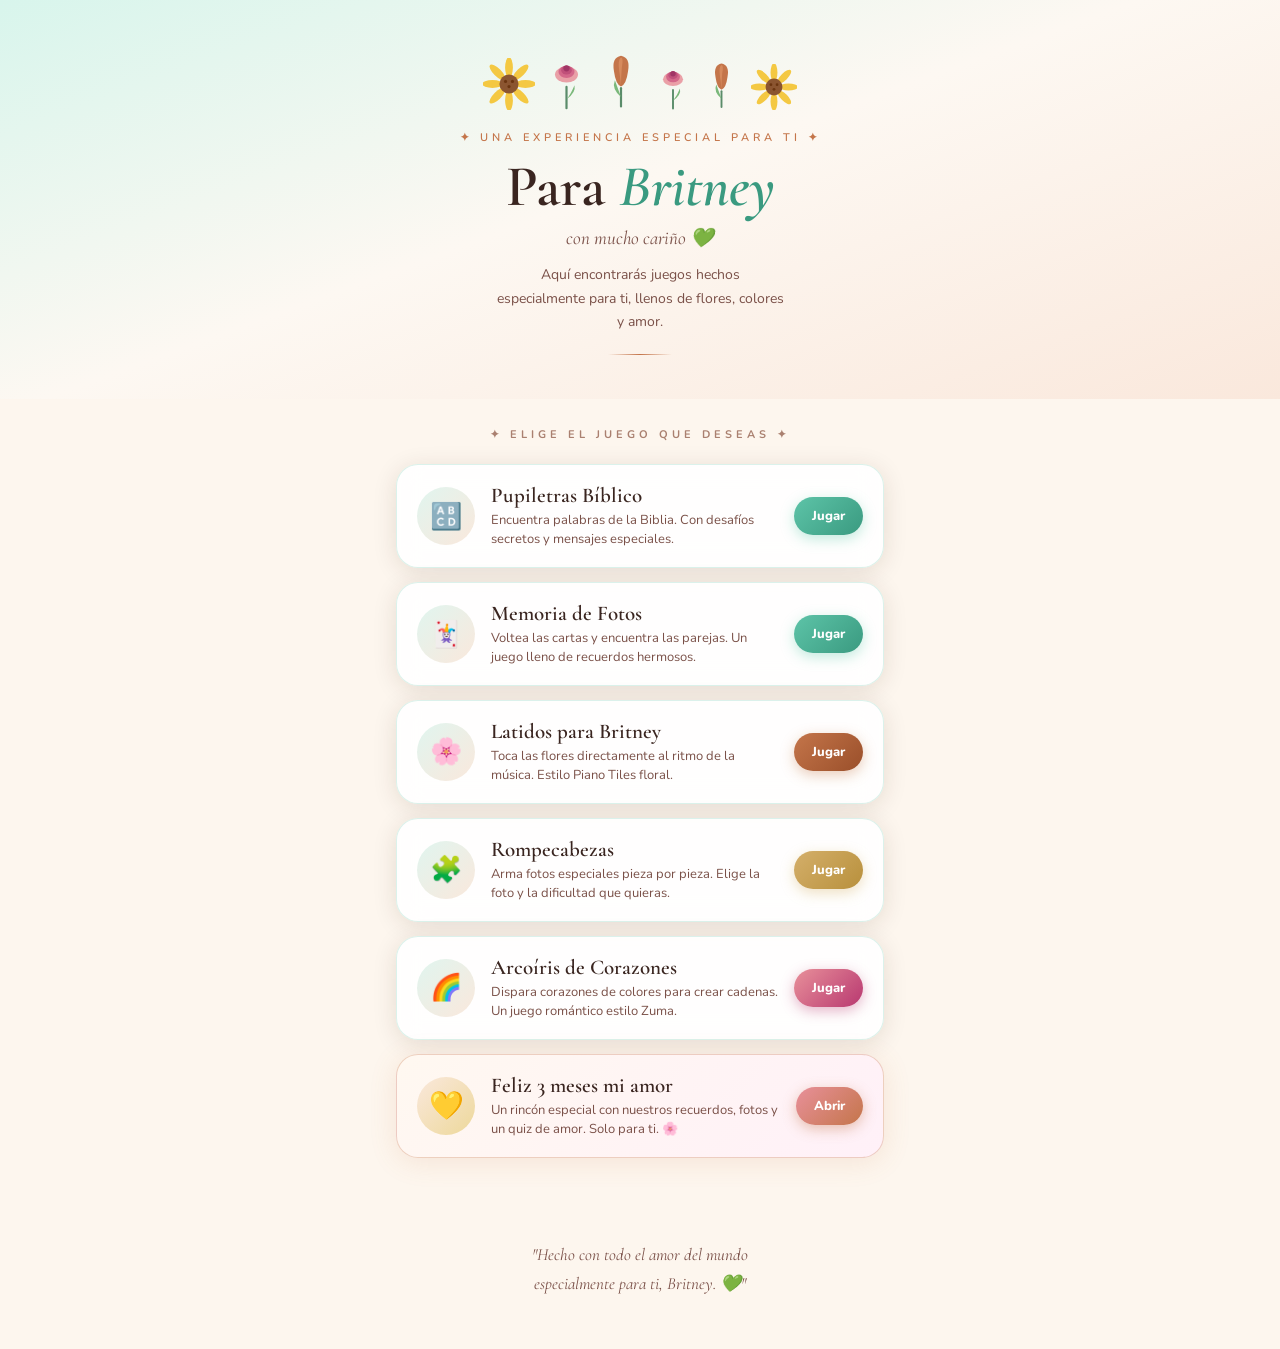
<file: index.html>
<!DOCTYPE html>
<html lang="es">
<head>
<meta charset="UTF-8">
<meta name="viewport" content="width=device-width, initial-scale=1.0, maximum-scale=1.0, user-scalable=no">
<title>Para Britney ✨ — Juegos</title>
<link rel="preconnect" href="https://fonts.googleapis.com">
<link href="https://fonts.googleapis.com/css2?family=Cormorant+Garamond:ital,wght@0,300;0,400;0,500;0,600;1,300;1,400;1,500&family=Nunito:wght@300;400;600;700;800&display=swap" rel="stylesheet">
<style>
*,*::before,*::after{box-sizing:border-box;margin:0;padding:0;-webkit-tap-highlight-color:transparent}

:root{
  --tf:#5DC4A8; --tf-l:#9DDECA; --tf-d:#3A9A80; --tf-p:#E0F5EF;
  --wh:#FFFDF9; --cr:#FDF6EE;
  --tc:#C4754A; --tc-l:#E8A07A; --tc-p:#FAE8DC; --tc-d:#9A4F2A;
  --gd:#D4AF6A; --gd-l:#EDD89A;
  --tx:#3A2520; --tx-m:#7A5048; --tx-l:#AA8070;
  --sd:0 4px 24px rgba(60,30,20,.12);
  --sd2:0 8px 32px rgba(60,30,20,.15);
  --r:16px;
}

html,body{
  min-height:100%;
  font-family:'Nunito',sans-serif;
  background:var(--cr);color:var(--tx);
  -webkit-font-smoothing:antialiased;
  overflow-x:hidden;
}

/* ── HERO ─────────────────────────────────── */
.hero{
  background:linear-gradient(160deg,#D8F5EC 0%,#FDF8F2 48%,#FAE8DC 100%);
  padding:40px 24px 44px;
  display:flex;flex-direction:column;align-items:center;text-align:center;
  position:relative;overflow:hidden;
}

.hero-flowers{margin-bottom:20px}

.eyebrow{
  font-size:11px;letter-spacing:4px;text-transform:uppercase;
  color:var(--tc);font-weight:600;margin-bottom:12px;
}

.hero-title{
  font-family:'Cormorant Garamond',serif;
  font-size:clamp(42px,10vw,58px);font-weight:600;line-height:1.05;
  color:var(--tx);margin-bottom:8px;
}
.hero-title em{color:var(--tf-d);font-style:italic}

.hero-sub{
  font-family:'Cormorant Garamond',serif;
  font-size:19px;font-style:italic;color:var(--tx-m);
}

.hero-desc{
  font-size:14px;line-height:1.7;color:var(--tx-m);
  max-width:290px;margin-top:14px;
}

.hero-divider{
  width:64px;height:1px;margin:20px auto 0;
  background:linear-gradient(to right,transparent,var(--tc),transparent);
}

/* ── GAMES SECTION ────────────────────────── */
.games-section{
  padding:28px 16px 60px;
  max-width:520px;margin:0 auto;
}

.section-label{
  font-size:11px;letter-spacing:4px;text-transform:uppercase;
  color:var(--tx-l);font-weight:700;
  text-align:center;margin-bottom:22px;
}

.game-card{
  background:rgba(255,255,255,.9);
  backdrop-filter:blur(12px);
  border:1px solid rgba(93,196,168,.22);
  border-radius:22px;
  padding:18px 20px;margin-bottom:14px;
  display:flex;align-items:center;gap:16px;
  box-shadow:var(--sd);
  text-decoration:none;color:var(--tx);
  transition:transform .15s,box-shadow .15s;
  cursor:pointer;
}
.game-card:active{transform:scale(.985);box-shadow:0 2px 10px rgba(60,30,20,.09)}

.game-icon{
  width:58px;height:58px;border-radius:50%;
  background:linear-gradient(135deg,var(--tf-p),var(--tc-p));
  display:flex;align-items:center;justify-content:center;
  font-size:26px;flex-shrink:0;
}

.game-info{flex:1;min-width:0}
.game-name{
  font-family:'Cormorant Garamond',serif;
  font-size:21px;font-weight:600;color:var(--tx);
  margin-bottom:3px;line-height:1.2;
}
.game-desc{font-size:13px;color:var(--tx-m);line-height:1.45}

.game-cta{
  background:linear-gradient(135deg,var(--tf),var(--tf-d));
  color:#fff;border:none;border-radius:22px;
  padding:10px 18px;
  font-family:'Nunito',sans-serif;font-size:13px;font-weight:800;
  cursor:pointer;flex-shrink:0;
  box-shadow:0 4px 14px rgba(93,196,168,.38);
  transition:transform .15s;white-space:nowrap;
  pointer-events:none; /* card itself handles the click */
}
.cta-tc{background:linear-gradient(135deg,var(--tc),var(--tc-d));box-shadow:0 4px 14px rgba(196,117,74,.38)}
.cta-gd{background:linear-gradient(135deg,var(--gd),#b8903c);box-shadow:0 4px 14px rgba(212,175,106,.4)}
.cta-pink{background:linear-gradient(135deg,#E8909A,#B83870);box-shadow:0 4px 14px rgba(184,56,112,.38)}
.cta-tf{background:linear-gradient(135deg,var(--tf-l),var(--tf));box-shadow:0 4px 14px rgba(93,196,168,.35)}
.cta-love{background:linear-gradient(135deg,#E8909A,#C4754A);box-shadow:0 4px 14px rgba(196,117,74,.42)}

/* Tarjeta especial de aniversario */
.game-card.card-special{
  background:linear-gradient(135deg,rgba(255,248,240,.97),rgba(255,240,248,.97));
  border-color:rgba(196,117,74,.3);
  box-shadow:0 4px 28px rgba(196,117,74,.14);
}
.card-special .game-icon{
  background:linear-gradient(135deg,var(--tc-p),var(--gd-l));
  font-size:28px;
}

/* ── LOVE FOOTER ──────────────────────────── */
.love-footer{
  text-align:center;padding:8px 28px 50px;
  max-width:360px;margin:0 auto;
}
.love-footer-tx{
  font-family:'Cormorant Garamond',serif;
  font-size:17px;font-style:italic;
  color:var(--tx-m);line-height:1.75;
}

/* ── AMBIENT ──────────────────────────────── */
#sparks{position:fixed;inset:0;pointer-events:none;z-index:100;overflow:hidden}
.amb{
  position:absolute;width:5px;height:5px;background:var(--gd-l);border-radius:50%;
  animation:amb-fl var(--d) ease-in-out infinite;opacity:0;
}
@keyframes amb-fl{
  0%{transform:translateY(0) scale(0);opacity:0}
  20%{opacity:.55;transform:translateY(-18px) scale(1)}
  80%{opacity:.3}
  100%{transform:translateY(-55px) scale(0);opacity:0}
}
</style>
</head>
<body>

<!-- HERO -->
<section class="hero">
  <div class="hero-flowers" id="hf"></div>
  <p class="eyebrow">✦ Una experiencia especial para ti ✦</p>
  <h1 class="hero-title">Para <em>Britney</em></h1>
  <p class="hero-sub">con mucho cariño 💚</p>
  <p class="hero-desc">Aquí encontrarás juegos hechos especialmente para ti, llenos de flores, colores y amor.</p>
  <div class="hero-divider"></div>
</section>

<!-- GAMES -->
<section class="games-section">
  <p class="section-label">✦ Elige el juego que deseas ✦</p>

  <a href="pupiletras.html" class="game-card">
    <div class="game-icon">🔠</div>
    <div class="game-info">
      <div class="game-name">Pupiletras Bíblico</div>
      <div class="game-desc">Encuentra palabras de la Biblia. Con desafíos secretos y mensajes especiales.</div>
    </div>
    <div class="game-cta">Jugar</div>
  </a>

  <a href="memoria.html" class="game-card">
    <div class="game-icon">🃏</div>
    <div class="game-info">
      <div class="game-name">Memoria de Fotos</div>
      <div class="game-desc">Voltea las cartas y encuentra las parejas. Un juego lleno de recuerdos hermosos.</div>
    </div>
    <div class="game-cta">Jugar</div>
  </a>

  <a href="ritmo.html" class="game-card">
    <div class="game-icon">🌸</div>
    <div class="game-info">
      <div class="game-name">Latidos para Britney</div>
      <div class="game-desc">Toca las flores directamente al ritmo de la música. Estilo Piano Tiles floral.</div>
    </div>
    <div class="game-cta cta-tc">Jugar</div>
  </a>

  <a href="rompecabezas.html" class="game-card">
    <div class="game-icon">🧩</div>
    <div class="game-info">
      <div class="game-name">Rompecabezas</div>
      <div class="game-desc">Arma fotos especiales pieza por pieza. Elige la foto y la dificultad que quieras.</div>
    </div>
    <div class="game-cta cta-gd">Jugar</div>
  </a>

  <a href="arcoiris-corazones.html" class="game-card">
    <div class="game-icon">🌈</div>
    <div class="game-info">
      <div class="game-name">Arcoíris de Corazones</div>
      <div class="game-desc">Dispara corazones de colores para crear cadenas. Un juego romántico estilo Zuma.</div>
    </div>
    <div class="game-cta cta-pink">Jugar</div>
  </a>

  <a href="3meses/index.html" class="game-card card-special">
    <div class="game-icon">💛</div>
    <div class="game-info">
      <div class="game-name">Feliz 3 meses mi amor</div>
      <div class="game-desc">Un rincón especial con nuestros recuerdos, fotos y un quiz de amor. Solo para ti. 🌸</div>
    </div>
    <div class="game-cta cta-love">Abrir</div>
  </a>
</section>

<!-- FOOTER -->
<div class="love-footer">
  <p class="love-footer-tx">"Hecho con todo el amor del mundo<br>especialmente para ti, Britney. 💚"</p>
</div>

<div id="sparks"></div>

<script>
function sunflower(sz){
  const p=[0,45,90,135,180,225,270,315].map(d=>`<ellipse cx="30" cy="11" rx="4.5" ry="12" fill="#F4C842" transform="rotate(${d},30,30)"/>`).join('');
  return`<svg width="${sz}" height="${sz}" viewBox="0 0 60 60" xmlns="http://www.w3.org/2000/svg">${p}<circle cx="30" cy="30" r="11" fill="#8B5530"/><circle cx="26" cy="27" r="1.8" fill="#6B3510"/><circle cx="34" cy="27" r="1.8" fill="#6B3510"/><circle cx="30" cy="33" r="1.8" fill="#6B3510"/></svg>`;
}
function rose(sz){
  const w=Math.round(sz*.7);
  return`<svg width="${w}" height="${sz}" viewBox="0 0 42 70" xmlns="http://www.w3.org/2000/svg"><line x1="21" y1="44" x2="21" y2="68" stroke="#5A8C6A" stroke-width="2.5" stroke-linecap="round"/><path d="M21,58 Q32,50 30,42 Q26,52 21,58" fill="#7AB87A"/><ellipse cx="21" cy="30" rx="13" ry="9" fill="#E8909A" opacity=".85"/><ellipse cx="21" cy="27" rx="9" ry="7" fill="#D4688A"/><ellipse cx="21" cy="25" rx="6" ry="5" fill="#C0507A"/><circle cx="21" cy="23" r="3.5" fill="#A03565"/></svg>`;
}
function tulip(sz){
  const w=Math.round(sz*.65);
  return`<svg width="${w}" height="${sz}" viewBox="0 0 42 80" xmlns="http://www.w3.org/2000/svg"><line x1="21" y1="55" x2="21" y2="76" stroke="#5A8C6A" stroke-width="2.5" stroke-linecap="round"/><path d="M21,65 Q10,56 14,46 Q18,57 21,65" fill="#7AB87A"/><path d="M13,36 Q10,20 21,18 Q32,20 29,36 Q27,51 21,53 Q15,51 13,36Z" fill="#C4754A"/><path d="M19,36 Q17,22 21,20 Q24,20 22,31 Q21,42 21,53 Q20,42 19,36Z" fill="#E8A070" opacity=".5"/></svg>`;
}

document.getElementById('hf').innerHTML=`<div style="display:flex;gap:10px;align-items:flex-end">${[sunflower(52),rose(62),tulip(70),rose(54),tulip(60),sunflower(46)].join('')}</div>`;

setInterval(()=>{
  const d=document.createElement('div');d.className='amb';
  Object.assign(d.style,{
    left:Math.random()*100+'%',
    top:(20+Math.random()*60)+'%',
    '--d':(2.5+Math.random()*3)+'s',
    animationDelay:Math.random()+'s',
  });
  document.getElementById('sparks').appendChild(d);
  setTimeout(()=>d.remove(),5500);
},350);
</script>
</body>
</html>
</file>
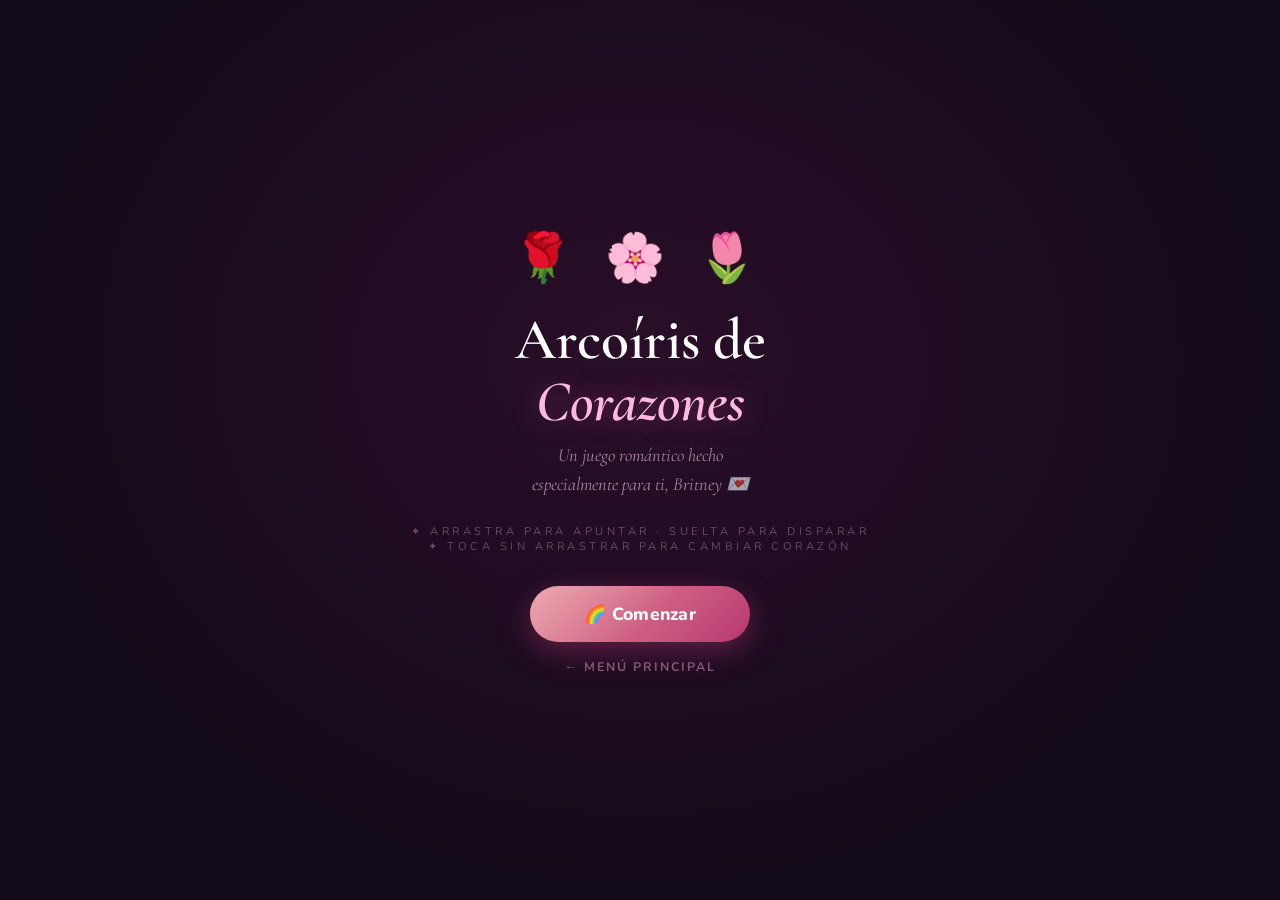
<file: arcoiris-corazones.html>
<!DOCTYPE html>
<html lang="es">
<head>
<meta charset="UTF-8">
<meta name="viewport" content="width=device-width, initial-scale=1.0, maximum-scale=1.0, user-scalable=no">
<title>Arcoíris de Corazones 🌈</title>
<link rel="preconnect" href="https://fonts.googleapis.com">
<link href="https://fonts.googleapis.com/css2?family=Cormorant+Garamond:ital,wght@0,300;0,400;0,500;0,600;1,300;1,400&family=Nunito:wght@300;400;600;700;800&display=swap" rel="stylesheet">
<style>
/* ─── RESET ─────────────────────────────────────── */
*,*::before,*::after{box-sizing:border-box;margin:0;padding:0;-webkit-tap-highlight-color:transparent}
html,body{
  width:100%;height:100%;overflow:hidden;
  background:#130a1a;touch-action:none;
  font-family:'Nunito',sans-serif;-webkit-font-smoothing:antialiased;
}

/* ─── CANVAS — full viewport, always ────────────── */
#gc{display:block;position:fixed;inset:0;width:100%;height:100%}

/* ─── SCREENS — fixed, full viewport ────────────── */
.rsc{position:fixed;inset:0;display:flex;flex-direction:column;
  align-items:center;justify-content:center;
  opacity:0;pointer-events:none;transition:opacity .38s ease;z-index:10}
.rsc.on{opacity:1;pointer-events:all}

/* ─── WELCOME ───────────────────────────────────── */
#sw{background:radial-gradient(ellipse at 50% 40%, #2a0e28 0%, #130a1a 70%)}
.sw-flowers{font-size:clamp(2rem,5vw,3rem);letter-spacing:10px;margin-bottom:18px;
  animation:sw-float 4s ease-in-out infinite}
@keyframes sw-float{0%,100%{transform:translateY(0)}50%{transform:translateY(-8px)}}
.sw-title{font-family:'Cormorant Garamond',serif;
  font-size:clamp(2rem,6vw,3.6rem);font-weight:600;color:#fff;
  text-align:center;line-height:1.08;margin-bottom:8px}
.sw-title em{color:#FFB8DE;font-style:italic;
  text-shadow:0 0 28px rgba(255,130,200,.4)}
.sw-sub{font-family:'Cormorant Garamond',serif;font-style:italic;
  font-size:clamp(.85rem,2.2vw,1.15rem);color:rgba(255,200,235,.62);
  text-align:center;margin-bottom:26px;max-width:340px;line-height:1.55}
.sw-hint{font-size:.7rem;letter-spacing:3.5px;text-transform:uppercase;
  color:rgba(255,180,220,.35);margin-bottom:32px;text-align:center}
.btn-main{background:linear-gradient(135deg,#E8909A,#B83870);
  color:#fff;border:none;border-radius:40px;padding:16px 54px;
  font-family:'Nunito',sans-serif;font-size:clamp(.95rem,2.5vw,1.1rem);
  font-weight:800;letter-spacing:.3px;cursor:pointer;position:relative;
  overflow:hidden;box-shadow:0 8px 30px rgba(184,56,112,.45);
  transition:transform .15s,box-shadow .15s}
.btn-main::after{content:'';position:absolute;inset:0;
  background:linear-gradient(135deg,rgba(255,255,255,.22) 0%,transparent 55%);
  pointer-events:none}
.btn-main:active{transform:scale(.97)}

/* ─── HUD ───────────────────────────────────────── */
#hud{position:fixed;top:0;left:0;right:0;z-index:20;
  display:flex;align-items:center;gap:10px;padding:7px 14px 5px;
  background:rgba(14,6,20,.78);backdrop-filter:blur(10px);
  border-bottom:1px solid rgba(255,170,210,.1);
  opacity:0;pointer-events:none;transition:opacity .3s}
#hud.on{opacity:1;pointer-events:all}
.hstat{display:flex;flex-direction:column;align-items:center;min-width:52px}
.hlbl{font-size:7.5px;text-transform:uppercase;letter-spacing:1.8px;
  color:rgba(255,190,230,.32)}
.hval{font-family:'Cormorant Garamond',serif;
  font-size:1.45rem;font-weight:500;color:#fff;line-height:1}
.hval.gold{color:#FFD166}
.hprog{flex:1;height:7px;background:rgba(255,255,255,.08);
  border-radius:4px;overflow:hidden;position:relative}
.hpfill{height:100%;width:0%;transition:width .3s ease;
  background:linear-gradient(to right,
    #FF6B9D,#FF8C42,#FFD166,#6BCF7F,#61A5F8,#C08FE0)}
.hcombo{font-family:'Cormorant Garamond',serif;font-style:italic;
  font-size:.85rem;color:rgba(255,220,240,.5);white-space:nowrap}
.btn-hud{background:rgba(255,255,255,.07);
  border:1px solid rgba(255,170,210,.18);
  border-radius:8px;padding:5px 9px;
  color:rgba(255,190,230,.65);font-size:13px;
  cursor:pointer;font-family:'Nunito',sans-serif;font-weight:700}

/* ─── PAUSE OVERLAY ─────────────────────────────── */
#pov{position:fixed;inset:0;z-index:50;
  background:rgba(12,4,18,.88);backdrop-filter:blur(12px);
  display:flex;flex-direction:column;align-items:center;
  justify-content:center;gap:16px;
  opacity:0;pointer-events:none;transition:opacity .25s}
#pov.on{opacity:1;pointer-events:all}
.pttl{font-family:'Cormorant Garamond',serif;font-size:2.4rem;
  font-weight:600;color:#fff}
.pbtn{background:rgba(255,255,255,.07);
  border:1px solid rgba(255,170,210,.22);border-radius:18px;
  padding:12px 32px;color:rgba(255,195,230,.8);
  font-family:'Nunito',sans-serif;font-size:.88rem;font-weight:700;
  cursor:pointer;min-width:200px;text-align:center;transition:all .15s}
.pbtn.main{background:linear-gradient(135deg,#E8909A,#B83870);
  color:#fff;border:none;box-shadow:0 6px 20px rgba(184,56,112,.38)}
.pbtn:active{transform:scale(.97)}

/* ─── RESULT ─────────────────────────────────────── */
#sr{background:radial-gradient(ellipse at 50% 40%,#2a0e28 0%,#130a1a 70%);gap:14px}
.ric{font-size:3.5rem;animation:rbounce .6s cubic-bezier(.34,1.56,.64,1)}
@keyframes rbounce{from{transform:scale(0);opacity:0}to{transform:scale(1);opacity:1}}
.rttl{font-family:'Cormorant Garamond',serif;font-size:clamp(1.7rem,5vw,2.4rem);
  font-weight:600;color:#fff;text-align:center}
.rsc-score{font-family:'Cormorant Garamond',serif;font-size:clamp(2rem,7vw,3.2rem);
  font-weight:500;color:#FFD166;
  text-shadow:0 0 24px rgba(255,209,102,.35)}
.rmsg{font-family:'Cormorant Garamond',serif;font-style:italic;
  font-size:clamp(.9rem,2.3vw,1.1rem);color:rgba(255,195,230,.65);
  text-align:center;max-width:300px;line-height:1.65}
.rbtnrow{display:flex;flex-direction:column;align-items:center;gap:10px;margin-top:6px}

/* ─── COMBO FLASH ───────────────────────────────── */
#comboflash{position:fixed;top:50%;left:50%;transform:translate(-50%,-50%);
  z-index:30;pointer-events:none;opacity:0;
  font-family:'Cormorant Garamond',serif;font-weight:600;
  color:#FFD166;text-align:center;
  text-shadow:0 0 30px rgba(255,209,102,.6)}
#comboflash.pop{animation:cfpop 1.1s ease forwards}
@keyframes cfpop{
  0%{opacity:0;transform:translate(-50%,-50%) scale(.5)}
  18%{opacity:1;transform:translate(-50%,-50%) scale(1.12)}
  65%{opacity:1;transform:translate(-50%,-50%) scale(1)}
  100%{opacity:0;transform:translate(-50%,-60%) scale(.9)}}
</style>
</head>
<body>

<!-- ──────── WELCOME ──────── -->
<div id="sw" class="rsc on">
  <div class="sw-flowers">🌹 🌸 🌷</div>
  <h1 class="sw-title">Arcoíris de<br><em>Corazones</em></h1>
  <p class="sw-sub">Un juego romántico hecho<br>especialmente para ti, Britney 💌</p>
  <p class="sw-hint">✦ Arrastra para apuntar · Suelta para disparar<br>✦ Toca sin arrastrar para cambiar corazón</p>
  <button class="btn-main" id="btnPlay">🌈 Comenzar</button>
  <a href="index.html" style="margin-top:16px;font-size:.78rem;letter-spacing:2px;text-transform:uppercase;color:rgba(255,180,220,.45);text-decoration:none;font-family:'Nunito',sans-serif;font-weight:700">← Menú principal</a>
</div>

<!-- ──────── HUD ──────── -->
<div id="hud">
  <div class="hstat">
    <span class="hlbl">Puntos</span>
    <span class="hval gold" id="hudScore">0</span>
  </div>
  <div class="hprog"><div class="hpfill" id="hudProg"></div></div>
  <span class="hcombo" id="hudCombo"></span>
  <button class="btn-hud" id="btnPause">⏸</button>
</div>

<!-- ──────── PAUSE ──────── -->
<div id="pov">
  <p class="pttl">⏸ Pausa</p>
  <button class="pbtn main" id="btnResume">▶ Continuar</button>
  <button class="pbtn" id="btnRestart">↺ Reiniciar</button>
  <button class="pbtn" id="btnHome">🌸 Inicio</button>
</div>

<!-- ──────── RESULT ──────── -->
<div id="sr" class="rsc">
  <div class="ric" id="rIcon">💌</div>
  <h2 class="rttl" id="rTitle">¡Hermoso, Britney!</h2>
  <div class="rsc-score" id="rScore">0</div>
  <p class="rmsg" id="rMsg"></p>
  <div class="rbtnrow">
    <button class="btn-main" id="btnRetry">↺ Jugar de nuevo</button>
    <button class="pbtn" id="btnHome2" style="margin-top:4px">🌸 Inicio</button>
  </div>
</div>

<!-- ──────── COMBO FLASH ──────── -->
<div id="comboflash"></div>

<!-- ──────── CANVAS ──────── -->
<canvas id="gc"></canvas>

<script>
'use strict';

/* ═══════════════════════════════════════════════════════
   CONSTANTS
═══════════════════════════════════════════════════════ */
const HEART_R       = 13;    // heart radius (drawing)
const HIT_R         = 15;    // collision radius
const HEART_SPACING = 28;    // arc-length between heart centers
const PROJ_SPEED    = 8.5;   // px per frame
const CHAIN_LEN     = 44;    // total hearts in chain
const BASE_SPEED    = 0.32;  // chain advance px/frame at start
const MAX_SPEED     = 1.55;  // maximum chain speed
const SPEED_RAMP    = 0.010; // speed increase per second
const MATCH_MIN     = 3;
const SWAP_PIX      = 22;    // max drag to count as a tap (swap)
const TIP_DIST      = 30;    // px from rose center to projectile origin
const REVERSE_TIME  = 0.85;  // seconds of chain reversal after match
const REVERSE_SPEED = 0.38;  // reverse speed fraction

/* ═══════════════════════════════════════════════════════
   COLORS  (vibrant, dark-background-friendly)
═══════════════════════════════════════════════════════ */
const COLORS = [
  { id:0, fill:'#FF6B9D', hi:'#FFB8D6', glow:'rgba(255,107,157,.55)', name:'Rosa'   },
  { id:1, fill:'#FF8C42', hi:'#FFBA88', glow:'rgba(255,140,66,.52)',  name:'Coral'  },
  { id:2, fill:'#FFD166', hi:'#FFE9A8', glow:'rgba(255,209,102,.55)', name:'Dorado' },
  { id:3, fill:'#6BCF7F', hi:'#AAEAB6', glow:'rgba(107,207,127,.52)', name:'Menta'  },
  { id:4, fill:'#61A5F8', hi:'#A8CCFF', glow:'rgba(97,165,248,.52)',  name:'Cielo'  },
  { id:5, fill:'#C08FE0', hi:'#DBBEF5', glow:'rgba(192,143,224,.52)', name:'Lila'   },
];
const N_COLORS = COLORS.length;

/* ═══════════════════════════════════════════════════════
   PATH VARIANTS  (4 designs, one picked randomly per game)
   All coordinates are fractions of the full viewport W × H.
   Designed for LANDSCAPE — the road spans the full width.
   Entry from off-screen right (rx > 1), doom at left edge.
   Launcher is always placed off the track (below or beside it).
═══════════════════════════════════════════════════════ */
/* ── PATHS: Oval orbits around center — Zuma style ───────────
   The launcher is always at the CENTER of the screen.
   Each path is an oval that orbits the center, so the player
   shoots outward in any direction to match the passing chain.
   ─────────────────────────────────────────────────────────── */
const ALL_PATHS = [

  /* ── PATH A: Clockwise oval orbit ── */
  {
    wp: [
      { rx: 1.10, ry: 0.44 },   // entry off-screen right
      { rx: 0.86, ry: 0.44 },   // right
      { rx: 0.79, ry: 0.22 },   // top-right
      { rx: 0.50, ry: 0.13 },   // top
      { rx: 0.21, ry: 0.22 },   // top-left
      { rx: 0.14, ry: 0.44 },   // left
      { rx: 0.21, ry: 0.66 },   // bottom-left
      { rx: 0.50, ry: 0.75 },   // bottom
      { rx: 0.79, ry: 0.66 },   // bottom-right
      { rx: 1.10, ry: 0.44 },   // doom — off-screen right again
    ],
    launcher: { rx: 0.50, ry: 0.44 },
  },

  /* ── PATH B: Counter-clockwise oval ── */
  {
    wp: [
      { rx: 1.10, ry: 0.46 },   // entry right
      { rx: 0.84, ry: 0.68 },   // bottom-right
      { rx: 0.50, ry: 0.78 },   // bottom
      { rx: 0.16, ry: 0.68 },   // bottom-left
      { rx: 0.12, ry: 0.46 },   // left
      { rx: 0.16, ry: 0.24 },   // top-left
      { rx: 0.50, ry: 0.14 },   // top
      { rx: 0.84, ry: 0.24 },   // top-right
      { rx: -0.10, ry: 0.46 },  // doom left
    ],
    launcher: { rx: 0.50, ry: 0.46 },
  },

  /* ── PATH C: Tall ellipse entry from top ── */
  {
    wp: [
      { rx: 0.50, ry: -0.08 },  // entry from top
      { rx: 0.82, ry: 0.18 },   // top-right
      { rx: 0.88, ry: 0.46 },   // right
      { rx: 0.82, ry: 0.72 },   // bottom-right
      { rx: 0.50, ry: 0.80 },   // bottom
      { rx: 0.18, ry: 0.72 },   // bottom-left
      { rx: 0.12, ry: 0.46 },   // left
      { rx: 0.18, ry: 0.20 },   // top-left
      { rx: 0.50, ry: 1.08 },   // doom — off-screen bottom
    ],
    launcher: { rx: 0.50, ry: 0.46 },
  },

  /* ── PATH D: Figure-8 around center ── */
  {
    wp: [
      { rx: 1.08, ry: 0.28 },   // entry top-right
      { rx: 0.80, ry: 0.18 },
      { rx: 0.60, ry: 0.44 },   // crosses center area (top loop)
      { rx: 0.80, ry: 0.68 },
      { rx: 0.50, ry: 0.78 },   // bottom
      { rx: 0.20, ry: 0.68 },
      { rx: 0.40, ry: 0.44 },   // crosses center area (bottom loop)
      { rx: 0.20, ry: 0.20 },
      { rx: -0.08, ry: 0.28 },  // doom left
    ],
    launcher: { rx: 0.50, ry: 0.44 },
  },

];

/* Active path waypoints for current game — set in resetGame() */
let WP_REL = ALL_PATHS[0].wp;

/* ─── CANVAS ──────────────────────────────────────── */
const canvas = document.getElementById('gc');
const ctx    = canvas.getContext('2d');
let   PATH   = null;

/* Full viewport — the game IS the screen.
   Designed for landscape; works in any orientation without restriction. */
function resizeCanvas() {
  canvas.width  = window.innerWidth;
  canvas.height = window.innerHeight;
  buildPath();
}

/* Catmull-Rom spline interpolation */
function catmullRom(p0, p1, p2, p3, t) {
  const t2 = t*t, t3 = t2*t;
  return {
    x: .5*((2*p1.x)+(-p0.x+p2.x)*t+(2*p0.x-5*p1.x+4*p2.x-p3.x)*t2+(-p0.x+3*p1.x-3*p2.x+p3.x)*t3),
    y: .5*((2*p1.y)+(-p0.y+p2.y)*t+(2*p0.y-5*p1.y+4*p2.y-p3.y)*t2+(-p0.y+3*p1.y-3*p2.y+p3.y)*t3),
  };
}

function buildPath() {
  const W = canvas.width, H = canvas.height;
  const WP = WP_REL.map(p => ({ x: p.rx*W, y: p.ry*H }));
  // Phantom start/end for Catmull-Rom
  const pts = [WP[0], ...WP, WP[WP.length-1]];
  const STEPS = 70;
  const points = [];

  for (let i = 1; i < pts.length-2; i++) {
    for (let j = 0; j <= STEPS; j++) {
      points.push(catmullRom(pts[i-1], pts[i], pts[i+1], pts[i+2], j/STEPS));
    }
  }

  // Cumulative arc lengths
  const cumLen = [0];
  for (let i = 1; i < points.length; i++) {
    const dx = points[i].x - points[i-1].x;
    const dy = points[i].y - points[i-1].y;
    cumLen.push(cumLen[i-1] + Math.sqrt(dx*dx + dy*dy));
  }

  PATH = { points, cumLen, totalLen: cumLen[cumLen.length-1], wp: WP };
}

/* Get {x, y, angle} at arc-length d along path */
function posAtDist(d) {
  const { points, cumLen, totalLen } = PATH;
  d = Math.max(0, Math.min(totalLen, d));
  let lo = 0, hi = cumLen.length - 1;
  while (lo < hi-1) {
    const mid = (lo+hi) >> 1;
    if (cumLen[mid] <= d) lo = mid; else hi = mid;
  }
  const span = cumLen[hi] - cumLen[lo];
  const t    = span < 1e-6 ? 0 : (d - cumLen[lo]) / span;
  const p0 = points[lo], p1 = points[hi];
  return {
    x:     p0.x + (p1.x - p0.x) * t,
    y:     p0.y + (p1.y - p0.y) * t,
    angle: Math.atan2(p1.y - p0.y, p1.x - p0.x),
  };
}

/* ═══════════════════════════════════════════════════════
   GAME STATE
═══════════════════════════════════════════════════════ */
let G = {};

function rndColor() { return Math.floor(Math.random() * N_COLORS); }

/* Generate a chain with color grouping (2-5 per group) for reachable matches */
function genChain() {
  const arr = [];
  let last = rndColor(), run = 1;
  for (let i = 0; i < CHAIN_LEN; i++) {
    const maxRun = 3 + Math.floor(Math.random()*3);  // groups of 2–5
    if (run >= maxRun || (run >= 2 && Math.random() < 0.28)) {
      let nc; do { nc = rndColor(); } while (nc === last && N_COLORS > 1);
      last = nc; run = 1;
    } else { run++; }
    arr.push({ colorId: last, vis: false, x: 0, y: 0, angle: 0 });
  }
  return arr;
}

function resetGame() {
  const W = canvas.width, H = canvas.height;

  // Pick a random path variant for this game
  const pathDef = ALL_PATHS[Math.floor(Math.random() * ALL_PATHS.length)];
  WP_REL        = pathDef.wp;
  buildPath(); // rebuild with new waypoints

  // Launcher position from the chosen path definition
  const lx = W * pathDef.launcher.rx;
  const ly = H * pathDef.launcher.ry;

  G = {
    chain:         genChain(),
    proj:          null,        // {colorId, x, y, vx, vy, active}
    launcher: {
      x:           lx,
      y:           ly,
      aimAngle:    -Math.PI/2,  // starts pointing up
      curColor:    rndColor(),
      nxtColor:    rndColor(),
    },
    score:         0,
    combo:         0,
    comboTimer:    0,
    leadDist:      0,           // arc-dist of chain[0] (lead) from path start
    chainSpeed:    BASE_SPEED,
    revTimer:      0,           // chain reversal timer after match
    running:       false,
    paused:        false,
    particles:     [],          // {x,y,vx,vy,life,maxLife,color,size,isHeart}
    petals:        genPetals(W, H),
    cleared:       0,           // hearts matched away
    touchStart:    null,
    aiming:        false,
    aimX:          lx,
    aimY:          ly - 90,
    elapsed:       0,
    lastTime:      null,
    matchPending:  false,
    pendingIdx:    -1,
    pendingTimer:  0,
  };
}

/* Pre-generate ambient floating petals */
function genPetals(W, H) {
  return Array.from({ length: 14 }, () => ({
    x:   Math.random() * W,
    y:   Math.random() * H,
    vx:  (Math.random() - .5) * .25,
    vy:  -.18 - Math.random() * .28,
    sz:  3 + Math.random() * 4,
    a:   .08 + Math.random() * .14,
    hue: Math.random() * 60 + 320, // pinkish range
  }));
}

/* ═══════════════════════════════════════════════════════
   CHAIN POSITION UPDATE
═══════════════════════════════════════════════════════ */
function updateChainPositions() {
  for (let i = 0; i < G.chain.length; i++) {
    const d = G.leadDist - i * HEART_SPACING;
    if (d < -HEART_SPACING) {
      G.chain[i].vis = false;
    } else {
      const pos = posAtDist(Math.max(0, d));
      G.chain[i].x     = pos.x;
      G.chain[i].y     = pos.y;
      G.chain[i].angle = pos.angle;
      G.chain[i].vis   = d >= -HEART_SPACING * .5;
    }
  }
}

/* ═══════════════════════════════════════════════════════
   GAME LOOP
═══════════════════════════════════════════════════════ */
let rafId = null;

function startLoop() {
  if (rafId) cancelAnimationFrame(rafId);
  G.lastTime = null;
  rafId = requestAnimationFrame(gameLoop);
}

function gameLoop(ts) {
  if (!G.running) return;
  if (!G.lastTime) G.lastTime = ts;
  const dt = Math.min((ts - G.lastTime) / 1000, .05);
  G.lastTime = ts;

  if (!G.paused) {
    G.elapsed += dt;
    G.chainSpeed = Math.min(BASE_SPEED + G.elapsed * SPEED_RAMP, MAX_SPEED);

    // Chain movement (with reversal support)
    if (G.revTimer > 0) {
      G.revTimer -= dt;
      G.leadDist -= G.chainSpeed * REVERSE_SPEED;
      G.leadDist = Math.max(0, G.leadDist);
    } else {
      G.leadDist += G.chainSpeed;
    }

    // Game-over: lead heart past doom
    if (G.leadDist > PATH.totalLen + HEART_R * 2) {
      endGame(false); return;
    }

    // Win: all hearts cleared
    if (G.chain.length === 0 && G.cleared >= CHAIN_LEN) {
      endGame(true); return;
    }

    updateChainPositions();

    // Projectile
    if (G.proj && G.proj.active) {
      G.proj.x += G.proj.vx * PROJ_SPEED;
      G.proj.y += G.proj.vy * PROJ_SPEED;
      checkBounds();
      if (G.proj && G.proj.active) checkCollision();
    }

    // Pending cascade match
    if (G.matchPending) {
      G.pendingTimer -= dt;
      if (G.pendingTimer <= 0) {
        G.matchPending = false;
        checkMatches(G.pendingIdx, false);
      }
    }

    // Combo timer decay
    if (G.combo > 0) { G.comboTimer -= dt; if (G.comboTimer < 0) G.combo = 0; }

    // Ambient petals
    updatePetals(dt);

    // Particles
    for (let i = G.particles.length-1; i >= 0; i--) {
      const p = G.particles[i];
      p.x += p.vx; p.y += p.vy; p.vy += .07;
      p.life -= dt / p.maxLife;
      if (p.life <= 0) G.particles.splice(i, 1);
    }
  }

  render();
  updateHUD();
  rafId = requestAnimationFrame(gameLoop);
}

/* ═══════════════════════════════════════════════════════
   PHYSICS
═══════════════════════════════════════════════════════ */
function checkBounds() {
  const { x, y } = G.proj;
  if (x < -HIT_R*4 || x > canvas.width+HIT_R*4 ||
      y < -HIT_R*4 || y > canvas.height+HIT_R*4) {
    G.proj.active = false;
  }
}

function checkCollision() {
  const pr = G.proj;
  const minDistSq = (HIT_R * 2) * (HIT_R * 2);
  let bestSq = minDistSq, bestIdx = -1;

  // Minimum distance from launcher before collision can register
  const dFromLauncher = (pr.x - G.launcher.x)**2 + (pr.y - G.launcher.y)**2;
  if (dFromLauncher < (TIP_DIST + HIT_R) * (TIP_DIST + HIT_R)) return;

  for (let i = 0; i < G.chain.length; i++) {
    const h = G.chain[i];
    if (!h.vis) continue;
    const dx = pr.x - h.x, dy = pr.y - h.y;
    const dsq = dx*dx + dy*dy;
    if (dsq < bestSq) { bestSq = dsq; bestIdx = i; }
  }

  if (bestIdx < 0) return;

  const h = G.chain[bestIdx];
  // Determine insert side: dot of (proj - heart) with chain direction
  const dot = (pr.x-h.x)*Math.cos(h.angle) + (pr.y-h.y)*Math.sin(h.angle);
  const insertIdx = dot < 0 ? bestIdx + 1 : bestIdx;

  insertHeart(clampIdx(insertIdx), pr.colorId, pr.x, pr.y);
  pr.active = false;
}

function clampIdx(i) { return Math.max(0, Math.min(i, G.chain.length)); }

/* ═══════════════════════════════════════════════════════
   MATCH & CHAIN
═══════════════════════════════════════════════════════ */
function insertHeart(idx, colorId, px, py) {
  G.chain.splice(idx, 0, {
    colorId, vis: true,
    x: px, y: py, angle: 0,
  });
  updateChainPositions();
  checkMatches(Math.max(0, Math.min(idx, G.chain.length-1)), true);
}

function checkMatches(idx, immediate) {
  if (G.chain.length === 0) return;
  idx = Math.max(0, Math.min(idx, G.chain.length-1));
  const color = G.chain[idx].colorId;

  let lo = idx, hi = idx;
  while (lo > 0                    && G.chain[lo-1].colorId === color) lo--;
  while (hi < G.chain.length - 1  && G.chain[hi+1].colorId === color) hi++;

  const run = hi - lo + 1;
  if (run < MATCH_MIN) return;

  // Centroid for particles
  let cx = 0, cy = 0;
  for (let i = lo; i <= hi; i++) { cx += G.chain[i].x; cy += G.chain[i].y; }
  cx /= run; cy /= run;

  // Score
  const pts = run * 10 * Math.max(1, G.combo);
  G.score  += pts;
  G.combo++;
  G.comboTimer = 4;
  G.cleared   += run;

  // Remove
  G.chain.splice(lo, run);
  updateChainPositions();

  // Chain reversal (Zuma mechanic)
  G.revTimer = REVERSE_TIME;

  // Particles
  spawnMatchParticles(cx, cy, COLORS[color], run);

  // Combo flash
  if (G.combo >= 2) showComboFlash(G.combo, run);

  // Cascade check
  if (G.chain.length > 0 && lo > 0 && lo <= G.chain.length) {
    G.matchPending = true;
    G.pendingIdx   = Math.min(lo, G.chain.length-1);
    G.pendingTimer = .28;
  }
}

/* ═══════════════════════════════════════════════════════
   PROJECTILE & LAUNCHER
═══════════════════════════════════════════════════════ */
function fire() {
  if (G.proj && G.proj.active) return;
  const ang  = G.launcher.aimAngle;
  const color = G.launcher.curColor;
  // Advance to next color immediately (so HUD updates)
  G.launcher.curColor = G.launcher.nxtColor;
  G.launcher.nxtColor = rndColor();

  G.proj = {
    colorId: color,
    x: G.launcher.x + Math.cos(ang) * TIP_DIST,
    y: G.launcher.y + Math.sin(ang) * TIP_DIST,
    vx: Math.cos(ang),
    vy: Math.sin(ang),
    active: true,
  };
}

function swapColors() {
  const tmp = G.launcher.curColor;
  G.launcher.curColor = G.launcher.nxtColor;
  G.launcher.nxtColor = tmp;
}

/* ═══════════════════════════════════════════════════════
   PARTICLES
═══════════════════════════════════════════════════════ */
function spawnMatchParticles(cx, cy, col, count) {
  const n = Math.min(count * 6, 32);
  for (let i = 0; i < n; i++) {
    const ang = Math.random() * Math.PI*2;
    const spd = 1.2 + Math.random() * 3.5;
    G.particles.push({
      x: cx + (Math.random()-.5)*16,
      y: cy + (Math.random()-.5)*16,
      vx: Math.cos(ang)*spd, vy: Math.sin(ang)*spd - .5,
      life: 1, maxLife: .5 + Math.random()*.55,
      color: col.fill, size: 2.5 + Math.random()*4.5,
      isHeart: Math.random() < .38,
    });
  }
}

function updatePetals(dt) {
  const W = canvas.width, H = canvas.height;
  for (const p of G.petals) {
    p.x += p.vx; p.y += p.vy;
    if (p.y < -20) { p.y = H + 10; p.x = Math.random()*W; }
    if (p.x < -20) p.x = W + 10;
    if (p.x > W+20) p.x = -10;
  }
}

/* ═══════════════════════════════════════════════════════
   RENDERING
═══════════════════════════════════════════════════════ */
function render() {
  const W = canvas.width, H = canvas.height;
  ctx.clearRect(0, 0, W, H);

  drawBackground(W, H);
  drawPetals();
  drawPath();
  drawDoomPortal();
  drawChain();
  if (G.proj && G.proj.active) drawProjectile();
  drawAimLine();
  drawLauncher();
  drawNextPreview(W, H);
  drawParticles();
}

/* ── BACKGROUND ── */
function drawBackground(W, H) {
  const bg = ctx.createRadialGradient(W*.42, H*.38, 0, W*.5, H*.5, W*.72);
  bg.addColorStop(0,   '#241028');
  bg.addColorStop(.55, '#180d22');
  bg.addColorStop(1,   '#0e0716');
  ctx.fillStyle = bg;
  ctx.fillRect(0, 0, W, H);

  // Rainbow arc in the sky (very subtle)
  const arcR = [
    'rgba(255,107,157,.03)', 'rgba(255,140,66,.025)', 'rgba(255,209,102,.03)',
    'rgba(107,207,127,.025)','rgba(97,165,248,.025)',  'rgba(192,143,224,.03)',
  ];
  const arcCx = W*.5, arcCy = H*-.1;
  arcR.forEach((c, i) => {
    const r = W * (.42 + i*.055);
    ctx.beginPath();
    ctx.arc(arcCx, arcCy, r, 0, Math.PI);
    ctx.strokeStyle = c;
    ctx.lineWidth = W * .07;
    ctx.stroke();
  });

  // Stars
  ctx.fillStyle = 'rgba(255,255,255,.22)';
  [[.10,.12],[.86,.10],[.48,.06],[.70,.16],[.28,.22],[.58,.08],[.92,.22]]
    .forEach(([sx, sy]) => {
      ctx.beginPath();
      ctx.arc(sx*W, sy*H, 1.2, 0, Math.PI*2);
      ctx.fill();
    });
}

/* ── PETALS ── */
function drawPetals() {
  for (const p of G.petals) {
    ctx.save();
    ctx.globalAlpha = p.a;
    ctx.fillStyle = `hsl(${p.hue},80%,78%)`;
    ctx.beginPath();
    ctx.ellipse(p.x, p.y, p.sz, p.sz*.6, Math.random()*.3, 0, Math.PI*2);
    ctx.fill();
    ctx.restore();
  }
}

/* ── PATH ── */
function drawPath() {
  if (!PATH) return;
  const { points } = PATH;

  // Soft glow track
  ctx.beginPath();
  ctx.moveTo(points[0].x, points[0].y);
  points.forEach(p => ctx.lineTo(p.x, p.y));
  ctx.strokeStyle = 'rgba(255,160,200,.05)';
  ctx.lineWidth   = HEART_R * 2.6;
  ctx.lineCap = ctx.lineJoin = 'round';
  ctx.stroke();

  // Dashed centre line
  ctx.beginPath();
  ctx.moveTo(points[0].x, points[0].y);
  points.forEach(p => ctx.lineTo(p.x, p.y));
  ctx.strokeStyle = 'rgba(255,160,200,.12)';
  ctx.lineWidth   = 2;
  ctx.setLineDash([6, 10]);
  ctx.stroke();
  ctx.setLineDash([]);
}

/* ── DOOM PORTAL ── */
function drawDoomPortal() {
  const pos = posAtDist(PATH.totalLen);
  const x = pos.x, y = pos.y;
  const t = performance.now() / 1000;

  for (let r = 30; r >= 8; r -= 6) {
    const pulse = 1 + .12 * Math.sin(t * 3.5 + r * .15);
    ctx.beginPath();
    ctx.arc(x, y, r * pulse, 0, Math.PI*2);
    ctx.strokeStyle = `rgba(255,80,120,${.04 + (30-r)*.012})`;
    ctx.lineWidth   = 3;
    ctx.stroke();
  }
  ctx.beginPath();
  ctx.arc(x, y, 8, 0, Math.PI*2);
  ctx.fillStyle = `rgba(255,60,100,${.25 + .1*Math.sin(t*4)})`;
  ctx.fill();
  ctx.strokeStyle = 'rgba(255,120,150,.65)';
  ctx.lineWidth   = 1.5;
  ctx.stroke();

  // ✕ inside
  ctx.strokeStyle = 'rgba(255,255,255,.65)';
  ctx.lineWidth   = 1.5;
  ctx.beginPath();
  ctx.moveTo(x-4, y-4); ctx.lineTo(x+4, y+4);
  ctx.moveTo(x+4, y-4); ctx.lineTo(x-4, y+4);
  ctx.stroke();
}

/* ── HEART SHAPE PATH ── */
function heartShape(c, cx, cy, r) {
  const k = r;
  c.beginPath();
  c.moveTo(cx, cy + k*.9);
  c.bezierCurveTo(cx+k*.85, cy+k*.4,  cx+k*.95, cy-k*.28, cx+k*.55, cy-k*.65);
  c.bezierCurveTo(cx+k*.18, cy-k*.9,  cx,        cy-k*.62, cx,        cy-k*.38);
  c.bezierCurveTo(cx,        cy-k*.62, cx-k*.18, cy-k*.9,  cx-k*.55, cy-k*.65);
  c.bezierCurveTo(cx-k*.95, cy-k*.28, cx-k*.85, cy+k*.4,  cx,        cy+k*.9);
  c.closePath();
}

/* ── DRAW HEART ── */
function drawHeart(cx, cy, r, col, isLead) {
  // Glow halo for lead heart
  if (isLead && col.glow) {
    const g = ctx.createRadialGradient(cx, cy, 0, cx, cy, r*2.8);
    g.addColorStop(0, col.glow);
    g.addColorStop(1, 'transparent');
    ctx.fillStyle = g;
    ctx.beginPath();
    ctx.arc(cx, cy, r*2.8, 0, Math.PI*2);
    ctx.fill();
  }

  // Heart fill
  heartShape(ctx, cx, cy, r);
  ctx.fillStyle = col.fill;
  ctx.fill();

  // Shine overlay (clip to heart)
  ctx.save();
  heartShape(ctx, cx, cy, r);
  ctx.clip();
  const shine = ctx.createLinearGradient(cx-r*.4, cy-r*.8, cx+r*.2, cy+r*.2);
  shine.addColorStop(0, 'rgba(255,255,255,.42)');
  shine.addColorStop(1, 'transparent');
  ctx.fillStyle = shine;
  ctx.fillRect(cx-r*1.1, cy-r*1.1, r*2.2, r*2.2);
  ctx.restore();

  // Border
  heartShape(ctx, cx, cy, r);
  ctx.strokeStyle = 'rgba(255,255,255,.18)';
  ctx.lineWidth = 1;
  ctx.stroke();
}

/* ── CHAIN ── */
function drawChain() {
  // Draw back to front so lead heart (index 0) is on top
  for (let i = G.chain.length-1; i >= 0; i--) {
    const h = G.chain[i];
    if (!h.vis) continue;
    drawHeart(h.x, h.y, HEART_R, COLORS[h.colorId], i === 0);
  }
}

/* ── PROJECTILE ── */
function drawProjectile() {
  const p = G.proj;
  drawHeart(p.x, p.y, HEART_R, COLORS[p.colorId], true);
}

/* ── LAUNCHER (ROSE) ── */
function drawLauncher() {
  const L = G.launcher;
  const ang = L.aimAngle - Math.PI/2; // -π/2 so flower points in aim direction

  ctx.save();
  ctx.translate(L.x, L.y);
  ctx.rotate(ang);

  // Stem
  ctx.strokeStyle = '#5A8C6A'; ctx.lineWidth = 3.5; ctx.lineCap = 'round';
  ctx.beginPath(); ctx.moveTo(0, 8); ctx.lineTo(0, 30); ctx.stroke();

  // Leaf
  ctx.fillStyle = '#7AB87A';
  ctx.beginPath(); ctx.ellipse(-8, 20, 5.5, 10, -.55, 0, Math.PI*2); ctx.fill();

  // Outer petals (5)
  for (let i = 0; i < 5; i++) {
    ctx.save(); ctx.rotate(i * Math.PI*2/5);
    ctx.fillStyle = '#E8909A';
    ctx.beginPath(); ctx.ellipse(0, -15, 5.5, 10, 0, 0, Math.PI*2); ctx.fill();
    ctx.restore();
  }
  // Inner petals (5)
  for (let i = 0; i < 5; i++) {
    ctx.save(); ctx.rotate(i * Math.PI*2/5 + Math.PI/5);
    ctx.fillStyle = '#D4688A';
    ctx.beginPath(); ctx.ellipse(0, -9, 4, 7, 0, 0, Math.PI*2); ctx.fill();
    ctx.restore();
  }
  // Rose centre
  ctx.fillStyle = '#C0507A';
  ctx.beginPath(); ctx.arc(0, 0, 5.5, 0, Math.PI*2); ctx.fill();
  ctx.fillStyle = '#A03565';
  ctx.beginPath(); ctx.arc(0, 0, 2.8, 0, Math.PI*2); ctx.fill();

  // Current heart preview (above rose)
  ctx.rotate(-(ang)); // un-rotate for heart so it stays upright
  drawHeart(0, -34, HEART_R*.88, COLORS[L.curColor], false);

  ctx.restore();
}

/* ── AIM LINE ── */
function drawAimLine() {
  if (!G.aiming) return;
  const L = G.launcher;
  const dx = G.aimX - L.x, dy = G.aimY - L.y;
  const d  = Math.sqrt(dx*dx + dy*dy);
  if (d < SWAP_PIX + 5) return;

  const nx = dx/d, ny = dy/d;
  const col = COLORS[L.curColor];

  ctx.save();
  ctx.setLineDash([5, 9]);
  ctx.strokeStyle = col.glow || 'rgba(255,107,157,.5)';
  ctx.lineWidth   = 1.5;
  // Extend aim line further from center to reach the orbiting chain
  const aimLen = Math.min(canvas.width, canvas.height) * 0.40;
  ctx.beginPath();
  ctx.moveTo(L.x + nx*32, L.y + ny*32);
  ctx.lineTo(L.x + nx*aimLen, L.y + ny*aimLen);
  ctx.stroke();
  ctx.setLineDash([]);

  // Small dot at aim tip
  ctx.beginPath();
  ctx.arc(L.x + nx*(aimLen+4), L.y + ny*(aimLen+4), 2.5, 0, Math.PI*2);
  ctx.fillStyle = col.fill;
  ctx.globalAlpha = .6;
  ctx.fill();
  ctx.restore();
}

/* ── NEXT HEART PREVIEW (corner) ── */
function drawNextPreview(W, H) {
  const nx = W - 28, ny = H - 22;
  ctx.save();
  ctx.globalAlpha = .42;
  ctx.fillStyle   = '#fff';
  ctx.font        = '7px Nunito';
  ctx.textAlign   = 'center';
  ctx.fillText('SIGUIENTE', nx, ny-22);
  ctx.restore();
  drawHeart(nx, ny, HEART_R*.72, COLORS[G.launcher.nxtColor], false);
}

/* ── PARTICLES ── */
function drawParticles() {
  for (const p of G.particles) {
    ctx.save();
    ctx.globalAlpha = Math.max(0, p.life);
    if (p.isHeart) {
      drawHeart(p.x, p.y, p.size, { fill: p.color, glow: null }, false);
    } else {
      ctx.fillStyle = p.color;
      ctx.beginPath(); ctx.arc(p.x, p.y, p.size, 0, Math.PI*2); ctx.fill();
    }
    ctx.restore();
  }
}

/* ─── COMBO FLASH ────────────────────────────────── */
function showComboFlash(combo, run) {
  const el  = document.getElementById('comboflash');
  const sz  = Math.min(60 + combo * 8, 110);
  el.style.fontSize = sz + 'px';
  el.innerHTML = `x${combo}<br><span style="font-size:${sz*.38}px;color:#FFB8D6">
    ${run >= 5 ? '¡Increíble!' : run >= 4 ? '¡Hermoso!' : '¡Combo!'}</span>`;
  el.classList.remove('pop');
  void el.offsetWidth;
  el.classList.add('pop');
}

/* ═══════════════════════════════════════════════════════
   HUD
═══════════════════════════════════════════════════════ */
function updateHUD() {
  document.getElementById('hudScore').textContent = G.score.toLocaleString();
  const prog = Math.max(0, Math.min(100, (G.cleared / CHAIN_LEN) * 100));
  document.getElementById('hudProg').style.width = prog + '%';
  const comboEl = document.getElementById('hudCombo');
  comboEl.textContent = G.combo >= 2 ? `✦ x${G.combo} combo` : '';
}

/* ═══════════════════════════════════════════════════════
   INPUT
═══════════════════════════════════════════════════════ */
function initInput() {
  canvas.addEventListener('touchstart', onStart, { passive: false });
  canvas.addEventListener('touchmove',  onMove,  { passive: false });
  canvas.addEventListener('touchend',   onEnd,   { passive: false });
  canvas.addEventListener('touchcancel',onEnd,   { passive: false });
  canvas.addEventListener('mousedown',  onStart);
  canvas.addEventListener('mousemove',  onMoveMouse);
  canvas.addEventListener('mouseup',    onEnd);
}

function getXY(e) {
  const rect = canvas.getBoundingClientRect();
  const sx = canvas.width  / rect.width;
  const sy = canvas.height / rect.height;
  const src = e.touches ? e.touches[0] : e;
  return { x: (src.clientX - rect.left)*sx, y: (src.clientY - rect.top)*sy };
}

function onStart(e) {
  e.preventDefault();
  if (!G.running || G.paused) return;
  const { x, y } = getXY(e);
  G.touchStart = { x, y };
  G.aiming     = true;
  setAim(x, y);
}

function onMove(e) {
  e.preventDefault();
  if (!G.running || G.paused || !G.aiming) return;
  setAim(getXY(e).x, getXY(e).y);
}

function onMoveMouse(e) {
  if (!G.running || G.paused || !G.aiming) return;
  setAim(getXY(e).x, getXY(e).y);
}

function onEnd(e) {
  if (e.cancelable) e.preventDefault();
  if (!G.running || G.paused || !G.aiming) return;
  G.aiming = false;

  if (!G.touchStart) return;
  const { x, y } = getXY(e.changedTouches ? {changedTouches: e.changedTouches, touches: e.changedTouches} : e);
  const dx = G.aimX - G.touchStart.x;
  const dy = G.aimY - G.touchStart.y;
  const moved = Math.sqrt(dx*dx + dy*dy);
  G.touchStart = null;

  if (moved < SWAP_PIX) {
    swapColors();
  } else {
    fire();
  }
}

function setAim(x, y) {
  G.aimX = x; G.aimY = y;
  const dx = x - G.launcher.x, dy = y - G.launcher.y;
  G.launcher.aimAngle = Math.atan2(dy, dx);
}

/* ═══════════════════════════════════════════════════════
   GAME FLOW
═══════════════════════════════════════════════════════ */
const MSGS_WIN = [
  '¡Lo lograste, Britney! Eres brillante 🌸',
  '¡Arcoíris completo, preciosa! 🌈',
  '¡Increíble, amor! Cada corazón brilla por ti ✨',
  '¡Todos los corazones son tuyos! 💖',
];
const MSGS_LOSE = [
  'Los corazones llegaron al portal... ¡pero tú puedes más! 💌',
  '¡Casi, preciosa! Inténtalo de nuevo 🌹',
  'Tu belleza también está en intentarlo 🌷',
  'Un corazón más rápido la próxima vez 🌸',
];

function startGame() {
  showScreen(null);
  document.getElementById('hud').classList.add('on');
  resizeCanvas();
  resetGame();
  G.running = true;
  startLoop();
}

function endGame(won) {
  G.running = false;
  if (rafId) { cancelAnimationFrame(rafId); rafId = null; }
  document.getElementById('hud').classList.remove('on');
  document.getElementById('pov').classList.remove('on');

  const msgs = won ? MSGS_WIN : MSGS_LOSE;
  document.getElementById('rIcon').textContent    = won ? '🏆' : '💌';
  document.getElementById('rTitle').textContent   = won ? '¡Hermoso, Britney!' : '¡Casi, preciosa!';
  document.getElementById('rScore').textContent   = G.score.toLocaleString();
  document.getElementById('rMsg').textContent     = msgs[Math.floor(Math.random()*msgs.length)];
  showScreen('sr');

  // Celebration particles
  if (won) {
    for (let i = 0; i < 40; i++) {
      const ang = Math.random()*Math.PI*2, spd = 2+Math.random()*4;
      G.particles.push({
        x: canvas.width*.5 + (Math.random()-.5)*60,
        y: canvas.height*.5 + (Math.random()-.5)*40,
        vx: Math.cos(ang)*spd, vy: Math.sin(ang)*spd - 2,
        life: 1, maxLife: .8+Math.random()*.7,
        color: COLORS[Math.floor(Math.random()*N_COLORS)].fill,
        size: 3+Math.random()*5, isHeart: Math.random()<.5,
      });
    }
    // Keep drawing one more second
    let ct = 0;
    const trail = () => { if (ct++ < 60) { render(); requestAnimationFrame(trail); } };
    requestAnimationFrame(trail);
  }
}

function togglePause() {
  if (!G.running) return;
  G.paused = !G.paused;
  document.getElementById('pov').classList.toggle('on', G.paused);
  document.getElementById('btnPause').textContent = G.paused ? '▶' : '⏸';
}

function goHome() {
  G.running = false;
  if (rafId) { cancelAnimationFrame(rafId); rafId = null; }
  document.getElementById('hud').classList.remove('on');
  document.getElementById('pov').classList.remove('on');
  window.location.href = 'index.html';
}

function showScreen(id) {
  document.querySelectorAll('.rsc').forEach(s => s.classList.remove('on'));
  if (id) document.getElementById(id).classList.add('on');
}

/* ═══════════════════════════════════════════════════════
   EVENT LISTENERS
═══════════════════════════════════════════════════════ */
document.getElementById('btnPlay')   .addEventListener('click', startGame);
document.getElementById('btnPause')  .addEventListener('click', togglePause);
document.getElementById('btnResume') .addEventListener('click', togglePause);
document.getElementById('btnRestart').addEventListener('click', () => { G.running=false; document.getElementById('pov').classList.remove('on'); startGame(); });
document.getElementById('btnHome')   .addEventListener('click', goHome);
document.getElementById('btnRetry')  .addEventListener('click', startGame);
document.getElementById('btnHome2')  .addEventListener('click', goHome);

window.addEventListener('resize', resizeCanvas);

/* ═══════════════════════════════════════════════════════
   INIT
═══════════════════════════════════════════════════════ */
resizeCanvas();
initInput();
</script>
</body>
</html>
</file>
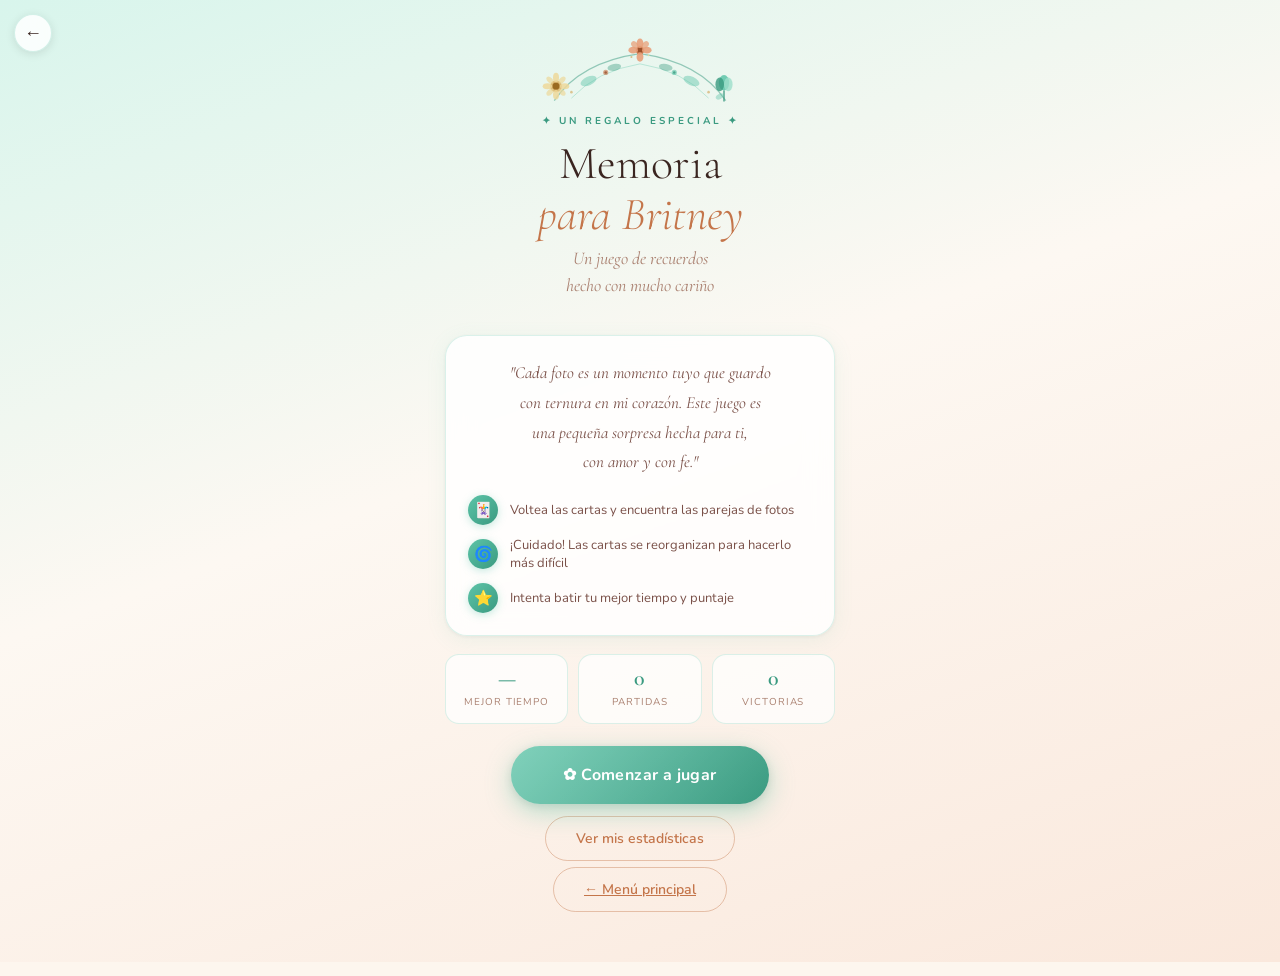
<file: memoria.html>
<!DOCTYPE html>
<html lang="es">
<head>
<meta charset="UTF-8">
<meta name="viewport" content="width=device-width, initial-scale=1.0, maximum-scale=1.0, user-scalable=no">
<title>Memoria ✿ Para Britney</title>
<link rel="preconnect" href="https://fonts.googleapis.com">
<link href="https://fonts.googleapis.com/css2?family=Cormorant+Garamond:ital,wght@0,300;0,400;0,500;0,600;1,300;1,400;1,500;1,600&family=Nunito:wght@300;400;600;700;800&display=swap" rel="stylesheet">
<style>
/* ============================================================
   RESET & VARIABLES (mismos que index.html)
   ============================================================ */
*,*::before,*::after{box-sizing:border-box;margin:0;padding:0;-webkit-tap-highlight-color:transparent}

:root{
  --tf: #5DC4A8;        /* tiffany green */
  --tf-l: #9DDECA;      /* tiffany light */
  --tf-d: #3A9A80;      /* tiffany dark */
  --tf-p: #E0F5EF;      /* tiffany pale */
  --wh: #FFFDF9;        /* warm white */
  --cr: #FDF6EE;        /* cream */
  --tc: #C4754A;        /* terracota */
  --tc-l: #E8A07A;      /* terracota light */
  --tc-p: #FAE8DC;      /* terracota pale */
  --tc-d: #9A4F2A;      /* terracota dark */
  --gd: #D4AF6A;        /* gold */
  --gd-l: #EDD89A;      /* gold light */
  --tx: #3A2520;        /* text */
  --tx-m: #7A5048;      /* text mid */
  --tx-l: #AA8070;      /* text light */
  --sd: 0 4px 24px rgba(60,30,20,.12);
  --sd2: 0 8px 32px rgba(60,30,20,.15);
  --r: 16px;
}

html,body{
  min-height:100%;
  font-family:'Nunito',sans-serif;
  background:var(--cr);
  color:var(--tx);
  -webkit-font-smoothing:antialiased;
  overflow-x:hidden;
}

/* ============================================================
   APP WRAPPER & SCREENS
   ============================================================ */
#app{position:relative;min-height:100dvh}

.screen{
  display:none;
  flex-direction:column;
  align-items:center;
  min-height:100dvh;
  animation:screenIn .5s ease forwards;
}
.screen.active{display:flex}

@keyframes screenIn{
  from{opacity:0;transform:translateY(14px)}
  to{opacity:1;transform:translateY(0)}
}

/* ============================================================
   BOTÓN VOLVER (visible en todas las subpantallas)
   ============================================================ */
.back-btn{
  position:fixed;top:14px;left:14px;
  z-index:80;
  width:38px;height:38px;border-radius:50%;
  background:rgba(255,255,255,.85);
  backdrop-filter:blur(8px);
  border:1px solid rgba(93,196,168,.25);
  display:flex;align-items:center;justify-content:center;
  font-size:18px;cursor:pointer;
  box-shadow:0 2px 10px rgba(0,0,0,.1);
  transition:transform .2s,background .2s;
  text-decoration:none;color:var(--tx);
}
.back-btn:active{transform:scale(.92)}

/* ============================================================
   FONDO AMBIENTAL (compartido)
   ============================================================ */
.ambient-bg{
  position:fixed;inset:0;z-index:0;pointer-events:none;
  background:
    radial-gradient(ellipse 80% 50% at 8% 8%, rgba(93,196,168,.13) 0%, transparent 55%),
    radial-gradient(ellipse 60% 45% at 92% 85%, rgba(196,117,74,.10) 0%, transparent 55%),
    radial-gradient(ellipse 50% 60% at 50% 50%, rgba(212,175,106,.06) 0%, transparent 70%);
}

/* ============================================================
   WELCOME SCREEN
   ============================================================ */
#sw{
  background:linear-gradient(160deg,#D8F5EC 0%,#FDF8F2 45%,#FAE8DC 100%);
  overflow-y:auto;
  padding-bottom:50px;
}

.w-floral-top{
  width:100%;display:flex;justify-content:center;
  padding:36px 20px 0;position:relative;
}

.w-tag{
  font-size:10px;font-weight:700;letter-spacing:3px;
  text-transform:uppercase;color:var(--tf-d);
  margin-bottom:10px;
}

.w-title{
  font-family:'Cormorant Garamond',serif;
  font-size:40px;font-weight:300;line-height:1.1;
  text-align:center;color:var(--tx);
  margin-bottom:6px;
}
.w-title em{font-style:italic;color:var(--tc)}

.w-subtitle{
  font-family:'Cormorant Garamond',serif;
  font-size:18px;font-style:italic;
  color:var(--tx-l);text-align:center;
  margin-bottom:28px;padding:0 16px;
  line-height:1.5;
}

.w-card{
  background:rgba(255,255,255,.82);
  backdrop-filter:blur(14px);
  border:1px solid rgba(93,196,168,.22);
  border-radius:22px;padding:22px 22px;
  margin:0 18px 18px;
  width:calc(100% - 36px);max-width:390px;
  box-shadow:0 4px 20px rgba(93,196,168,.1),0 1px 4px rgba(0,0,0,.06);
}

.w-dedication{
  font-family:'Cormorant Garamond',serif;
  font-size:17px;font-style:italic;
  color:var(--tx-m);text-align:center;
  line-height:1.75;margin-bottom:18px;
}

.w-rules{display:flex;flex-direction:column;gap:11px}

.rule-row{
  display:flex;align-items:center;gap:12px;
  font-size:13px;color:var(--tx-m);
}

.rule-dot{
  width:30px;height:30px;border-radius:50%;flex-shrink:0;
  background:linear-gradient(135deg,var(--tf),var(--tf-d));
  display:flex;align-items:center;justify-content:center;
  font-size:15px;
  box-shadow:0 2px 8px rgba(93,196,168,.35);
}

/* Stats pills */
.w-stats-row{
  display:flex;gap:10px;padding:0 18px;
  width:100%;max-width:426px;margin-bottom:22px;
}

.stat-pill{
  flex:1;background:rgba(255,255,255,.72);
  border:1px solid rgba(93,196,168,.22);
  border-radius:14px;padding:12px 6px;
  text-align:center;
}
.sp-val{
  font-family:'Cormorant Garamond',serif;
  font-size:22px;font-weight:600;
  color:var(--tf-d);display:block;line-height:1;
}
.sp-lbl{
  font-size:10px;color:var(--tx-l);
  text-transform:uppercase;letter-spacing:.9px;
}

/* Buttons */
.btn-prime{
  background:linear-gradient(135deg,var(--tf) 0%,var(--tf-d) 100%);
  color:#fff;border:none;border-radius:50px;
  padding:18px 52px;
  font-family:'Nunito',sans-serif;font-size:16px;font-weight:700;
  letter-spacing:.4px;cursor:pointer;
  box-shadow:0 8px 26px rgba(93,196,168,.42),0 2px 8px rgba(0,0,0,.1);
  transition:all .3s ease;position:relative;overflow:hidden;
  margin-bottom:12px;
}
.btn-prime::after{
  content:'';position:absolute;inset:0;
  background:linear-gradient(135deg,rgba(255,255,255,.22),transparent);
}
.btn-prime:active{transform:scale(.97);box-shadow:0 4px 12px rgba(93,196,168,.3)}

.btn-sec{
  background:transparent;color:var(--tc);
  border:1.5px solid rgba(196,117,74,.4);
  border-radius:50px;padding:12px 30px;
  font-family:'Nunito',sans-serif;font-size:14px;font-weight:600;
  cursor:pointer;transition:all .3s ease;
}
.btn-sec:active{background:rgba(196,117,74,.08)}

/* ============================================================
   GAME SCREEN
   ============================================================ */
#sg{
  background:linear-gradient(160deg,var(--wh) 0%,var(--cr) 100%);
  padding-bottom:28px;
}

/* Game Header */
.g-header{
  width:100%;max-width:460px;
  padding:12px 14px 10px;
  position:sticky;top:0;z-index:30;
  background:rgba(253,246,238,.97);
  backdrop-filter:blur(10px);
  border-bottom:1px solid rgba(93,196,168,.18);
}

.g-header-row1{
  display:flex;align-items:center;
  justify-content:space-between;margin-bottom:9px;
}

.g-title{
  font-family:'Cormorant Garamond',serif;
  font-size:19px;font-style:italic;color:var(--tx);
}

.g-actions{display:flex;gap:7px}

.icon-btn{
  width:36px;height:36px;border-radius:50%;
  border:1px solid rgba(93,196,168,.28);
  background:rgba(255,255,255,.8);
  display:flex;align-items:center;justify-content:center;
  cursor:pointer;font-size:17px;
  transition:transform .2s,background .2s;
  box-shadow:0 1px 4px rgba(0,0,0,.06);
}
.icon-btn:active{transform:scale(.9)}

/* Stats chips row */
.g-stats-row{display:flex;gap:7px}

.s-chip{
  flex:1;background:rgba(255,255,255,.75);
  border:1px solid rgba(93,196,168,.2);
  border-radius:11px;padding:6px 6px;text-align:center;
}
.sc-val{
  font-family:'Cormorant Garamond',serif;
  font-size:19px;font-weight:600;color:var(--tx);
  display:block;line-height:1;
}
.sc-lbl{
  font-size:9px;color:var(--tx-l);
  text-transform:uppercase;letter-spacing:.7px;
}

/* Shuffle Countdown Bar */
.shuffle-bar-wrap{
  display:flex;align-items:center;gap:8px;
  margin-top:8px;
  background:linear-gradient(90deg,rgba(196,117,74,.1),rgba(196,117,74,.05));
  border:1px solid rgba(196,117,74,.2);
  border-radius:9px;padding:5px 10px;
}
.sb-icon{font-size:13px;animation:sbPulse 2s ease-in-out infinite}
@keyframes sbPulse{0%,100%{opacity:.7}50%{opacity:1}}
.sb-label{font-size:10px;color:var(--tc-d);flex-shrink:0}
.sb-track{flex:1;height:4px;background:rgba(196,117,74,.2);border-radius:3px;overflow:hidden}
.sb-fill{height:100%;background:linear-gradient(90deg,var(--tc-l),var(--tc));border-radius:3px;transition:width 1s linear}
.sb-time{font-size:10px;color:var(--tc);font-weight:700;min-width:22px;text-align:right}

/* ============================================================
   CARD GRID
   ============================================================ */
.g-board{
  width:100%;max-width:460px;
  padding:14px 10px;
  display:flex;flex-direction:column;align-items:center;
}

.progress-line{
  font-family:'Cormorant Garamond',serif;
  font-size:14px;font-style:italic;
  color:var(--tx-l);margin-bottom:11px;text-align:center;
}
.progress-line span{color:var(--tf-d);font-weight:600}

.card-grid{
  display:grid;
  grid-template-columns:repeat(4,1fr);
  gap:8px;width:100%;
}

/* ============================================================
   CARD
   ============================================================ */
.card{
  aspect-ratio:3/4;position:relative;
  cursor:pointer;
  transform-style:preserve-3d;
  transition:transform .52s cubic-bezier(.34,1.4,.64,1);
  border-radius:14px;
  -webkit-tap-highlight-color:transparent;
}

.card.flipped  {transform:rotateY(180deg)}
.card.matched  {cursor:default}
.card.disabled {cursor:default;pointer-events:none}

.card-face{
  position:absolute;inset:0;border-radius:14px;
  backface-visibility:hidden;-webkit-backface-visibility:hidden;
}

/* CARD BACK */
.card-back{
  background:linear-gradient(148deg,#5DC4A8 0%,#3A9A80 55%,#2C7A64 100%);
  display:flex;align-items:center;justify-content:center;overflow:hidden;
  box-shadow:0 3px 12px rgba(58,154,128,.32),inset 0 1px 0 rgba(255,255,255,.2);
}
.card-back::before{
  content:'';position:absolute;inset:0;
  background:radial-gradient(ellipse 60% 45% at 50% 28%,rgba(255,255,255,.18) 0%,transparent 65%);
}
/* Linen texture overlay */
.card-back::after{
  content:'';position:absolute;inset:0;opacity:.07;
  background-image:repeating-linear-gradient(45deg,rgba(255,255,255,.8) 0,rgba(255,255,255,.8) 1px,transparent 0,transparent 50%);
  background-size:4px 4px;
}
.cb-flower{position:relative;z-index:1;width:44%;height:auto;opacity:.92}

/* CARD FRONT */
.card-front{
  transform:rotateY(180deg);overflow:hidden;
  box-shadow:0 4px 16px rgba(0,0,0,.16),0 1px 3px rgba(0,0,0,.1);
}
.card-front img{
  width:100%;height:100%;object-fit:cover;display:block;border-radius:14px;
}
.card-shine{
  position:absolute;inset:0;border-radius:14px;
  background:linear-gradient(140deg,rgba(255,255,255,.18) 0%,transparent 50%);
  pointer-events:none;
}

/* MATCHED glow */
.card.matched .card-front{
  box-shadow:0 0 0 3px var(--gd),0 5px 22px rgba(212,175,106,.52);
}
.card.matched .card-back{display:none}
.card-match-ring{
  position:absolute;inset:-4px;border-radius:18px;
  border:2px solid var(--gd);
  box-shadow:0 0 12px rgba(212,175,106,.45);
  pointer-events:none;
  animation:ringPulse 2.2s ease-in-out infinite;
  display:none;
}
.card.matched .card-match-ring{display:block}

@keyframes ringPulse{
  0%,100%{box-shadow:0 0 8px rgba(212,175,106,.4)}
  50%{box-shadow:0 0 18px rgba(212,175,106,.7)}
}

/* WRONG shake */
.card.wrong .card-front{animation:wrongShake .5s ease}
@keyframes wrongShake{
  0%,100%{transform:rotateY(180deg) translateX(0)}
  20%{transform:rotateY(180deg) translateX(-5px) rotate(-1.5deg)}
  40%{transform:rotateY(180deg) translateX(5px) rotate(1.5deg)}
  60%{transform:rotateY(180deg) translateX(-4px) rotate(-1deg)}
  80%{transform:rotateY(180deg) translateX(4px) rotate(1deg)}
}

/* SHUFFLE animation */
.card.shuffling{
  animation:shuffleWave .9s cubic-bezier(.36,.07,.19,.97) both;
}
@keyframes shuffleWave{
  0%  {transform:rotateY(0) scale(1)}
  15% {transform:rotateY(0) scale(.88) translateY(-5px)}
  35% {transform:rotateY(0) scale(.84) rotate(5deg) translateY(-3px)}
  60% {transform:rotateY(0) scale(.88) rotate(-3deg)}
  80% {transform:rotateY(0) scale(.95) translateY(-2px)}
  100%{transform:rotateY(0) scale(1)}
}

/* ============================================================
   TOAST / MESSAGES
   ============================================================ */
#toast-wrap{
  position:fixed;top:90px;left:50%;
  transform:translateX(-50%);
  z-index:200;pointer-events:none;
  display:flex;flex-direction:column;align-items:center;gap:8px;
  width:88%;max-width:340px;
}

.toast{
  background:rgba(255,255,255,.96);
  backdrop-filter:blur(18px);
  border:1px solid rgba(93,196,168,.3);
  border-radius:18px;padding:13px 18px;
  text-align:center;width:100%;
  box-shadow:0 8px 28px rgba(0,0,0,.11),0 2px 8px rgba(93,196,168,.14);
  animation:toastIn .5s cubic-bezier(.34,1.56,.64,1) forwards;
}
.toast.out{animation:toastOut .4s ease forwards}

.t-icon{font-size:19px;margin-bottom:3px}
.t-msg{
  font-family:'Cormorant Garamond',serif;
  font-size:16px;font-style:italic;color:var(--tx);line-height:1.45;
}
.t-sub{font-size:11px;color:var(--tx-l);margin-top:3px}

.toast-match  {border-color:rgba(93,196,168,.38)}
.toast-combo  {border-color:rgba(212,175,106,.38);background:rgba(255,250,240,.96)}
.toast-record {border-color:rgba(196,117,74,.38);background:rgba(255,248,244,.96)}
.toast-shuffle{border-color:rgba(196,117,74,.28);background:rgba(255,246,240,.94)}
.toast-christian{border-color:rgba(212,175,106,.4);background:rgba(255,252,242,.96)}

@keyframes toastIn{
  from{opacity:0;transform:translateY(-18px) scale(.88)}
  to  {opacity:1;transform:translateY(0) scale(1)}
}
@keyframes toastOut{
  from{opacity:1;transform:translateY(0)}
  to  {opacity:0;transform:translateY(-10px)}
}

/* ============================================================
   PARTICLES
   ============================================================ */
.spark{
  position:fixed;border-radius:50%;pointer-events:none;
  z-index:250;animation:sparkAnim var(--d,.9s) ease-out forwards;
}
@keyframes sparkAnim{
  0%  {opacity:1;transform:translate(0,0) scale(1)}
  100%{opacity:0;transform:translate(var(--tx,20px),var(--ty,-50px)) scale(0)}
}

.petal{
  position:fixed;pointer-events:none;z-index:248;
  font-size:var(--sz,18px);
  animation:petalDrop var(--d,2.5s) ease-in forwards;
}
@keyframes petalDrop{
  0%  {opacity:.9;transform:translate(0,0) rotate(0deg) scale(1)}
  50% {opacity:.7;transform:translate(var(--mx,25px),40vh) rotate(200deg) scale(.85)}
  100%{opacity:0;transform:translate(var(--ex,0px),105vh) rotate(400deg) scale(.7)}
}

.confetti-p{
  position:fixed;pointer-events:none;z-index:249;
  width:var(--w,8px);height:var(--h,6px);
  border-radius:var(--br,2px);
  background:var(--c,#5DC4A8);
  animation:confettiDrop var(--d,2s) ease-in forwards;
}
@keyframes confettiDrop{
  0%  {opacity:1;transform:translate(0,0) rotate(0deg)}
  100%{opacity:0;transform:translate(var(--tx,0),100vh) rotate(var(--rot,720deg))}
}

/* ============================================================
   SHUFFLE OVERLAY
   ============================================================ */
#shuffle-overlay{
  position:fixed;inset:0;z-index:100;
  background:rgba(253,246,238,.88);
  backdrop-filter:blur(6px);
  display:flex;flex-direction:column;
  align-items:center;justify-content:center;gap:14px;
  opacity:0;pointer-events:none;
  transition:opacity .4s ease;
}
#shuffle-overlay.on{opacity:1;pointer-events:all}

.so-flower{font-size:52px;animation:soSpin 1.2s linear infinite}
@keyframes soSpin{to{transform:rotate(360deg)}}
.so-title{
  font-family:'Cormorant Garamond',serif;
  font-size:26px;font-style:italic;color:var(--tc);text-align:center;
}
.so-sub{font-size:13px;color:var(--tx-l);text-align:center;padding:0 24px}

/* ============================================================
   COMPLETE SCREEN
   ============================================================ */
#sc{
  background:linear-gradient(160deg,#D8F5EC 0%,#FDF8F2 40%,#FAE8DC 100%);
  overflow-y:auto;padding-bottom:60px;
}

.sc-floral-top{
  width:100%;display:flex;justify-content:center;padding:36px 20px 0;
}

.sc-badge{
  width:104px;height:104px;
  background:linear-gradient(135deg,var(--gd-l),var(--gd));
  border-radius:50%;display:flex;align-items:center;justify-content:center;
  font-size:46px;margin-bottom:8px;
  box-shadow:0 0 0 9px rgba(212,175,106,.14),0 8px 34px rgba(212,175,106,.42);
  animation:badgePulse 2.5s ease-in-out infinite;
}
@keyframes badgePulse{
  0%,100%{box-shadow:0 0 0 9px rgba(212,175,106,.14),0 8px 34px rgba(212,175,106,.42)}
  50%{box-shadow:0 0 0 17px rgba(212,175,106,.07),0 8px 42px rgba(212,175,106,.55)}
}

.sc-title{
  font-family:'Cormorant Garamond',serif;
  font-size:40px;font-weight:300;text-align:center;
  color:var(--tx);padding:0 24px;
}
.sc-title em{font-style:italic;color:var(--tc)}

.sc-subtitle{
  font-family:'Cormorant Garamond',serif;
  font-size:18px;font-style:italic;color:var(--tx-l);
  text-align:center;padding:8px 24px 24px;
}

.sc-stats{
  display:grid;grid-template-columns:1fr 1fr;
  gap:11px;padding:0 18px;
  width:100%;max-width:420px;margin-bottom:16px;
}

.sc-stat{
  background:rgba(255,255,255,.82);
  border:1px solid rgba(93,196,168,.22);
  border-radius:16px;padding:16px;text-align:center;
}
.sc-stat-val{
  font-family:'Cormorant Garamond',serif;
  font-size:30px;font-weight:600;color:var(--tf-d);display:block;
}
.sc-stat-lbl{
  font-size:10px;color:var(--tx-l);
  text-transform:uppercase;letter-spacing:.9px;
}

.sc-record{
  background:linear-gradient(135deg,var(--gd-l),var(--gd));
  color:#4A3000;border-radius:22px;
  padding:10px 26px;font-size:13px;font-weight:700;letter-spacing:.8px;
  text-align:center;margin:0 18px 18px;
  box-shadow:0 4px 16px rgba(212,175,106,.38);
  display:none;
}
.sc-record.on{display:block}

.sc-msg{
  background:rgba(255,255,255,.82);
  border:1px solid rgba(196,117,74,.2);
  border-radius:20px;padding:20px 22px;
  margin:0 18px 24px;width:calc(100% - 36px);max-width:390px;
}
.sc-msg-text{
  font-family:'Cormorant Garamond',serif;
  font-size:18px;font-style:italic;color:var(--tx-m);
  text-align:center;line-height:1.75;
}

.sc-actions{
  display:flex;flex-direction:column;gap:11px;
  padding:0 18px;width:100%;max-width:420px;
}

/* ============================================================
   STATS MODAL
   ============================================================ */
.modal-backdrop{
  position:fixed;inset:0;z-index:300;
  background:rgba(60,30,20,.45);
  backdrop-filter:blur(4px);
  display:flex;align-items:flex-end;
  opacity:0;pointer-events:none;
  transition:opacity .3s ease;
}
.modal-backdrop.on{opacity:1;pointer-events:all}

.modal-sheet{
  width:100%;max-width:480px;margin:0 auto;
  background:var(--cr);border-radius:24px 24px 0 0;
  padding:10px 22px 48px;
  transform:translateY(100%);
  transition:transform .4s cubic-bezier(.34,1,.64,1);
}
.modal-backdrop.on .modal-sheet{transform:translateY(0)}

.modal-handle{
  width:42px;height:4px;border-radius:2px;
  background:rgba(196,117,74,.25);margin:0 auto 18px;
}
.modal-title{
  font-family:'Cormorant Garamond',serif;
  font-size:26px;font-style:italic;color:var(--tx);
  text-align:center;margin-bottom:18px;
}
.stats-grid{
  display:grid;grid-template-columns:1fr 1fr;gap:10px;margin-bottom:20px;
}
.stats-cell{
  background:rgba(255,255,255,.7);
  border:1px solid rgba(93,196,168,.2);
  border-radius:14px;padding:13px;text-align:center;
}
.stats-cell-val{
  font-family:'Cormorant Garamond',serif;
  font-size:26px;font-weight:600;color:var(--tf-d);display:block;
}
.stats-cell-lbl{
  font-size:10px;color:var(--tx-l);
  text-transform:uppercase;letter-spacing:.8px;
}
.stats-poem{
  font-family:'Cormorant Garamond',serif;
  font-size:15px;font-style:italic;color:var(--tx-m);
  text-align:center;line-height:1.8;padding:16px;
  background:rgba(255,255,255,.6);border-radius:14px;
  border:1px solid rgba(212,175,106,.2);
}

/* ============================================================
   AMBIENT FLOATING PETALS
   ============================================================ */
.bg-petals{
  position:fixed;inset:0;pointer-events:none;z-index:1;overflow:hidden;
}
.bg-petal{
  position:absolute;font-size:var(--s,16px);opacity:0;
  animation:bgPetal var(--d,12s) var(--dl,0s) ease-in-out infinite;
}
@keyframes bgPetal{
  0%  {opacity:0;transform:translate(0,-20px) rotate(0deg)}
  10% {opacity:.3}
  90% {opacity:.15}
  100%{opacity:0;transform:translate(var(--tx,30px),110vh) rotate(360deg)}
}

/* ============================================================
   RESPONSIVE TWEAKS
   ============================================================ */
@media(max-width:360px){
  .w-title{font-size:34px}
  .card-grid{gap:6px}
}

@media(min-width:440px){
  :root{--r:18px}
  .w-title{font-size:46px}
}
</style>
</head>
<body>

<!-- ======================================================
     FONDO AMBIENTAL
     ====================================================== -->
<div class="ambient-bg"></div>

<!-- Pétalos flotantes de fondo -->
<div class="bg-petals" id="bgPetals"></div>

<!-- ======================================================
     APP
     ====================================================== -->
<div id="app">

<!-- ────────────────────────────────────────────────────── -->
<!--  WELCOME SCREEN                                        -->
<!-- ────────────────────────────────────────────────────── -->
<div class="screen active" id="sw">

  <!-- Botón volver al index -->
  <a class="back-btn" href="index.html" title="Volver">←</a>

  <!-- Corona floral SVG -->
  <div class="w-floral-top">
    <svg viewBox="0 0 280 90" width="240" height="78" fill="none" xmlns="http://www.w3.org/2000/svg">
      <!-- Ramas -->
      <path d="M40 75 Q70 30 140 20 Q210 30 240 75" stroke="#3A9A80" stroke-width="1.5" fill="none" opacity=".5"/>
      <path d="M60 72 Q90 40 140 32 Q190 40 220 72" stroke="#5DC4A8" stroke-width="1" fill="none" opacity=".4"/>
      <!-- Hojas -->
      <ellipse cx="80" cy="52" rx="10" ry="5" fill="#5DC4A8" opacity=".45" transform="rotate(-25 80 52)"/>
      <ellipse cx="200" cy="52" rx="10" ry="5" fill="#5DC4A8" opacity=".45" transform="rotate(25 200 52)"/>
      <ellipse cx="110" cy="36" rx="8" ry="4" fill="#3A9A80" opacity=".4" transform="rotate(-10 110 36)"/>
      <ellipse cx="170" cy="36" rx="8" ry="4" fill="#3A9A80" opacity=".4" transform="rotate(10 170 36)"/>
      <!-- Girasol izq -->
      <g transform="translate(42,58)">
        <circle cx="0" cy="0" r="7" fill="#D4AF6A"/>
        <circle cx="0" cy="0" r="4" fill="#9A6A20"/>
        <ellipse cx="0" cy="-10" rx="3.5" ry="5.5" fill="#EDD89A" opacity=".85"/>
        <ellipse cx="0" cy="10" rx="3.5" ry="5.5" fill="#EDD89A" opacity=".85"/>
        <ellipse cx="-10" cy="0" rx="5.5" ry="3.5" fill="#EDD89A" opacity=".85"/>
        <ellipse cx="10" cy="0" rx="5.5" ry="3.5" fill="#EDD89A" opacity=".85"/>
        <ellipse cx="-7" cy="-7" rx="3" ry="5" fill="#EDD89A" opacity=".7" transform="rotate(-45 -7 -7)"/>
        <ellipse cx="7" cy="-7" rx="3" ry="5" fill="#EDD89A" opacity=".7" transform="rotate(45 7 -7)"/>
        <ellipse cx="-7" cy="7" rx="3" ry="5" fill="#EDD89A" opacity=".7" transform="rotate(45 -7 7)"/>
        <ellipse cx="7" cy="7" rx="3" ry="5" fill="#EDD89A" opacity=".7" transform="rotate(-45 7 7)"/>
      </g>
      <!-- Rosa centro -->
      <g transform="translate(140,16)">
        <circle cx="0" cy="0" r="5" fill="#C4754A"/>
        <circle cx="0" cy="0" r="3" fill="#9A4F2A"/>
        <ellipse cx="0" cy="-8" rx="4" ry="5.5" fill="#E8A07A" opacity=".9"/>
        <ellipse cx="0" cy="8" rx="4" ry="5.5" fill="#E8A07A" opacity=".9"/>
        <ellipse cx="-8" cy="0" rx="5.5" ry="4" fill="#E8A07A" opacity=".9"/>
        <ellipse cx="8" cy="0" rx="5.5" ry="4" fill="#E8A07A" opacity=".9"/>
        <ellipse cx="-6" cy="-6" rx="3.5" ry="5" fill="#E8A07A" opacity=".75" transform="rotate(-45 -6 -6)"/>
        <ellipse cx="6" cy="-6" rx="3.5" ry="5" fill="#E8A07A" opacity=".75" transform="rotate(45 6 -6)"/>
      </g>
      <!-- Tulipán der -->
      <g transform="translate(238,58)">
        <ellipse cx="0" cy="-4" rx="6" ry="9" fill="#5DC4A8" opacity=".85"/>
        <ellipse cx="-5" cy="-2" rx="5" ry="8" fill="#3A9A80" opacity=".8"/>
        <ellipse cx="5" cy="-2" rx="5" ry="8" fill="#9DDECA" opacity=".8"/>
        <line x1="0" y1="5" x2="0" y2="18" stroke="#3A9A80" stroke-width="1.5"/>
        <ellipse cx="-5" cy="12" rx="5" ry="3" fill="#5DC4A8" opacity=".4" transform="rotate(-30 -5 12)"/>
      </g>
      <!-- Pequeñas flores -->
      <circle cx="100" cy="42" r="3" fill="#C4754A" opacity=".6"/>
      <circle cx="100" cy="42" r="1.5" fill="#9A4F2A" opacity=".8"/>
      <circle cx="180" cy="42" r="3" fill="#5DC4A8" opacity=".6"/>
      <circle cx="180" cy="42" r="1.5" fill="#3A9A80" opacity=".8"/>
      <!-- Puntos destellantes -->
      <circle cx="60" cy="65" r="1.5" fill="#D4AF6A" opacity=".7"/>
      <circle cx="220" cy="65" r="1.5" fill="#D4AF6A" opacity=".7"/>
      <circle cx="130" cy="24" r="1.2" fill="#D4AF6A" opacity=".8"/>
      <circle cx="150" cy="22" r="1" fill="#EDD89A" opacity=".9"/>
    </svg>
  </div>

  <div style="width:100%;max-width:420px;display:flex;flex-direction:column;align-items:center;padding:0 0 8px">
    <p class="w-tag">✦ Un regalo especial ✦</p>
    <h1 class="w-title">Memoria<br><em>para Britney</em></h1>
    <p class="w-subtitle">Un juego de recuerdos<br>hecho con mucho cariño</p>
  </div>

  <!-- Dedicatoria card -->
  <div class="w-card">
    <p class="w-dedication">
      "Cada foto es un momento tuyo que guardo<br>
      con ternura en mi corazón. Este juego es<br>
      una pequeña sorpresa hecha para ti,<br>
      con amor y con fe."
    </p>
    <div class="w-rules">
      <div class="rule-row">
        <div class="rule-dot">🃏</div>
        <span>Voltea las cartas y encuentra las parejas de fotos</span>
      </div>
      <div class="rule-row">
        <div class="rule-dot">🌀</div>
        <span>¡Cuidado! Las cartas se reorganizan para hacerlo más difícil</span>
      </div>
      <div class="rule-row">
        <div class="rule-dot">⭐</div>
        <span>Intenta batir tu mejor tiempo y puntaje</span>
      </div>
    </div>
  </div>

  <!-- Stats pills -->
  <div class="w-stats-row" id="wStatRow">
    <div class="stat-pill"><span class="sp-val" id="wBestTime">—</span><span class="sp-lbl">Mejor tiempo</span></div>
    <div class="stat-pill"><span class="sp-val" id="wGames">0</span><span class="sp-lbl">Partidas</span></div>
    <div class="stat-pill"><span class="sp-val" id="wWins">0</span><span class="sp-lbl">Victorias</span></div>
  </div>

  <button class="btn-prime" id="btnStart" style="min-width:220px">✿ Comenzar a jugar</button>
  <button class="btn-sec" id="btnStatsOpen">Ver mis estadísticas</button>
  <a href="index.html" class="btn-sec" style="margin-top:6px">← Menú principal</a>

</div><!-- /#sw -->


<!-- ────────────────────────────────────────────────────── -->
<!--  GAME SCREEN                                           -->
<!-- ────────────────────────────────────────────────────── -->
<div class="screen" id="sg">

  <!-- Encabezado pegajoso -->
  <div class="g-header">
    <div class="g-header-row1">
      <span class="g-title">✿ Memoria</span>
      <div class="g-actions">
        <div class="icon-btn" id="btnHome" title="Inicio">🏠</div>
        <div class="icon-btn" id="btnRestart" title="Reiniciar">🔄</div>
        <div class="icon-btn" id="btnNewGame" title="Nueva partida">🎲</div>
      </div>
    </div>
    <div class="g-stats-row">
      <div class="s-chip"><span class="sc-val" id="timerDisplay">0:00</span><span class="sc-lbl">Tiempo</span></div>
      <div class="s-chip"><span class="sc-val" id="movesDisplay">0</span><span class="sc-lbl">Movs</span></div>
      <div class="s-chip"><span class="sc-val" id="pairsDisplay">0/12</span><span class="sc-lbl">Parejas</span></div>
      <div class="s-chip"><span class="sc-val" id="bestDisplay">—</span><span class="sc-lbl">Récord</span></div>
    </div>
    <!-- Barra de conteo regresivo para el shuffle -->
    <div class="shuffle-bar-wrap">
      <span class="sb-icon">🌀</span>
      <span class="sb-label">Mezcla en</span>
      <div class="sb-track"><div class="sb-fill" id="sbFill" style="width:100%"></div></div>
      <span class="sb-time" id="sbTime">25</span>
    </div>
  </div>

  <!-- Board -->
  <div class="g-board">
    <p class="progress-line">Encontradas <span id="pairsFoundTxt">0</span> de <span id="pairsTotalTxt">12</span> parejas</p>
    <div class="card-grid" id="cardGrid"></div>
  </div>

</div><!-- /#sg -->


<!-- ────────────────────────────────────────────────────── -->
<!--  COMPLETE SCREEN                                       -->
<!-- ────────────────────────────────────────────────────── -->
<div class="screen" id="sc">

  <div class="sc-floral-top">
    <div style="display:flex;flex-direction:column;align-items:center">
      <div class="sc-badge" id="scBadge">🌸</div>
    </div>
  </div>

  <h2 class="sc-title">¡Lo lograste,<br><em>Britney!</em></h2>
  <p class="sc-subtitle" id="scSubtitle">Eres increíble, preciosa</p>

  <div class="sc-stats" style="margin-top:4px">
    <div class="sc-stat"><span class="sc-stat-val" id="scTime">—</span><span class="sc-stat-lbl">Tu tiempo</span></div>
    <div class="sc-stat"><span class="sc-stat-val" id="scMoves">—</span><span class="sc-stat-lbl">Movimientos</span></div>
    <div class="sc-stat"><span class="sc-stat-val" id="scBestTime">—</span><span class="sc-stat-lbl">Mejor tiempo</span></div>
    <div class="sc-stat"><span class="sc-stat-val" id="scGames">—</span><span class="sc-stat-lbl">Partidas</span></div>
  </div>

  <div class="sc-record" id="scRecord">🏅 ¡Nuevo récord personal!</div>

  <div class="sc-msg">
    <p class="sc-msg-text" id="scMsg">—</p>
  </div>

  <div class="sc-actions">
    <button class="btn-prime" id="btnPlayAgain">✿ Jugar de nuevo</button>
    <button class="btn-prime" id="btnNewGame2" style="background:linear-gradient(135deg,var(--tc-l),var(--tc))">🎲 Nueva partida</button>
    <button class="btn-sec" id="btnGoHome">← Volver al inicio</button>
  </div>

</div><!-- /#sc -->

</div><!-- /#app -->


<!-- ======================================================
     TOAST CONTAINER
     ====================================================== -->
<div id="toast-wrap"></div>


<!-- ======================================================
     SHUFFLE OVERLAY
     ====================================================== -->
<div id="shuffle-overlay">
  <div class="so-flower">🌺</div>
  <p class="so-title">Reorganizando<br>las cartas…</p>
  <p class="so-sub">¡Las fotos cambian de lugar!<br>Pon a prueba tu memoria 🌸</p>
</div>


<!-- ======================================================
     STATS MODAL
     ====================================================== -->
<div class="modal-backdrop" id="statsModal">
  <div class="modal-sheet">
    <div class="modal-handle"></div>
    <h2 class="modal-title">✦ Mis estadísticas ✦</h2>
    <div class="stats-grid">
      <div class="stats-cell"><span class="stats-cell-val" id="mBestTime">—</span><span class="stats-cell-lbl">Mejor tiempo</span></div>
      <div class="stats-cell"><span class="stats-cell-val" id="mBestMoves">—</span><span class="stats-cell-lbl">Mejor puntaje</span></div>
      <div class="stats-cell"><span class="stats-cell-val" id="mGames">0</span><span class="stats-cell-lbl">Partidas jugadas</span></div>
      <div class="stats-cell"><span class="stats-cell-val" id="mWins">0</span><span class="stats-cell-lbl">Victorias</span></div>
      <div class="stats-cell"><span class="stats-cell-val" id="mStreak">0</span><span class="stats-cell-lbl">Racha actual</span></div>
      <div class="stats-cell"><span class="stats-cell-val" id="mBestStreak">0</span><span class="stats-cell-lbl">Mejor racha</span></div>
    </div>
    <div class="stats-poem">
      "Cada vez que juegas,<br>
      me alegras el corazón.<br>
      Sigues siendo mi favorita<br>
      y mi mayor bendición."
    </div>
    <button class="btn-sec" style="width:100%;margin-top:16px" id="btnStatsClose">Cerrar</button>
  </div>
</div>


<!-- ======================================================
     JAVASCRIPT
     ====================================================== -->
<script>
/* ============================================================
   1. CONFIGURACIÓN DE FOTOS (editable fácilmente)
   ============================================================ */
const fotos = [
  'photosab/1.jpeg',
  'photosab/2.jpeg',
  'photosab/3.jpeg',
  'photosab/4.jpeg',
  'photosab/5.jpeg',
  'photosab/6.jpeg',
  'photosab/7.jpeg',
  'photosab/8.jpeg',
  'photosab/9.jpeg',
  'photosab/10.jpeg',
  'photosab/11.jpeg',
  'photosab/12.jpeg',
  // Agrega o quita fotos aquí. El juego toma las primeras 12.
  // Ejemplo: 'photosab/mi-foto.jpg',
];

// Cuántas fotos usar por partida (máximo fotos.length)
const TOTAL_PAIRS = 12;
// Segundos entre cada reorganización de cartas
const SHUFFLE_INTERVAL = 25;

/* ============================================================
   2. MENSAJES ROMÁNTICOS — BIBLIOTECA AMPLIA
   ============================================================ */
const msgs = {

  // Al acertar una pareja (aparecen aleatoriamente, ~60% del tiempo)
  match: [
    { icon:'🌸', text:'Muy bien, preciosa', sub:'¡Una pareja encontrada!' },
    { icon:'💚', text:'Eres increíble, Britney', sub:'Tu memoria es hermosa' },
    { icon:'🌺', text:'Me encantas', sub:'Así de simple y así de bonito' },
    { icon:'✨', text:'Qué linda eres', sub:'En todo lo que haces' },
    { icon:'🌼', text:'Lo estás haciendo hermoso', sub:'Como tú misma' },
    { icon:'💛', text:'Tu sonrisa alegra todo', sub:'Hasta mis días más grises' },
    { icon:'🌷', text:'Eres demasiado especial', sub:'No hay palabras suficientes' },
    { icon:'🍀', text:'Tu manera de ser me encanta', sub:'Cada detallito tuyo' },
    { icon:'🌹', text:'Britney, eres una bendición hermosa', sub:'De verdad lo eres' },
    { icon:'⭐', text:'Qué bonito es verte brillar', sub:'Así, con cada acierto' },
    { icon:'💫', text:'Tus ojitos resplandecen mis días', sub:'Con esa luz tan bonita' },
    { icon:'🌊', text:'Tu cabello ondea como las bellas olas del mar', sub:'Hermosa tú' },
    { icon:'🎵', text:'Tu dulce voz es melodía para mis oídos', sub:'Qué lindo es escucharte' },
    { icon:'💚', text:'Tu dejito le da un toque especial a mi corazón', sub:'Me encanta ese detalle tuyo' },
    { icon:'🌸', text:'Tu ternura tiene algo que abraza mi alma', sub:'Te lo juro' },
    { icon:'🌺', text:'Tus detalles hacen más bonito mi mundo', sub:'Gracias, preciosa' },
    { icon:'☀️', text:'Tu presencia llena de paz mis días', sub:'Eso tiene mucho valor' },
    { icon:'🍬', text:'Eres una dulzura que alegra mi corazón', sub:'Siempre' },
    { icon:'💛', text:'Tus ojos tienen una luz que me encanta', sub:'Esa luz especial tuya' },
    { icon:'✨', text:'Tu sonrisa tiene un brillo que me enamora', sub:'Literal' },
    { icon:'🌷', text:'Tu forma de ser tiene algo demasiado precioso', sub:'No lo cambies nunca' },
    { icon:'🌼', text:'Cada detalle tuyo me parece hermoso', sub:'Sin excepción' },
    { icon:'🎶', text:'Tu voz tiene una calma que me hace bien', sub:'De verdad' },
    { icon:'🎁', text:'Tu cariño es uno de mis regalos favoritos', sub:'Gracias por existir' },
    { icon:'🌹', text:'Eres una mujer hermosísima por dentro y por fuera', sub:'Las dos cosas a la vez' },
    { icon:'💚', text:'Tu belleza y tu corazón bonito hacen una combinación preciosa', sub:'Son tú' },
    { icon:'🤍', text:'Qué lindo es coincidir contigo', sub:'Qué regalo tan bonito' },
    { icon:'🌟', text:'Hay algo en ti que hace especial hasta los días simples', sub:'Eso eres tú' },
    { icon:'💬', text:'Tu manera de hablar me parece lindísima', sub:'Cada palabra tuya' },
    { icon:'🌙', text:'Tu esencia tiene una belleza difícil de explicar', sub:'Pero se siente muy bonita' },
    { icon:'🌸', text:'Admiro mucho la mujer tan linda que eres', sub:'De corazón' },
    { icon:'🍯', text:'Tu dulzura hace que todo se sienta más bonito', sub:'Como tú misma' },
    { icon:'🎀', text:'Eres de esos regalos que alegran la vida', sub:'Gracias a Dios por ti' },
    { icon:'☀️', text:'Cuando sonríes, todo se ve más bonito', sub:'Es literal' },
    { icon:'💞', text:'Tu forma de amar y de ser vale muchísimo', sub:'No lo olvides' },
    { icon:'🕊️', text:'Tienes una belleza que transmite paz', sub:'Eso es muy especial' },
    { icon:'🌺', text:'Eres tan linda que hasta mis días se sienten más suaves', sub:'Te lo digo en serio' },
    { icon:'💗', text:'Tu corazón bonito se nota incluso en los pequeños detalles', sub:'Como en este juego' },
    { icon:'👁️', text:'Tu forma de mirar tiene algo demasiado especial', sub:'Esa mirada bonita' },
    { icon:'🌿', text:'Tu cariño deja huellitas bonitas en mi alma', sub:'Y me alegra mucho' },
    { icon:'🕊️', text:'Tú haces que el amor se sienta bonito y en paz', sub:'Eso es tuyo' },
  ],

  // Al acertar 2 o más seguidas (combo)
  combo: [
    { icon:'🔥', text:'¡Combo! Dos seguidas, preciosa', sub:'Tu memoria es brillante' },
    { icon:'⚡', text:'¡Imparable! Tres de tres', sub:'Eso es talento puro' },
    { icon:'🌟', text:'¡Racha perfecta! Qué buena eres', sub:'Me tienes impresionado' },
    { icon:'💥', text:'¡Increíble! Sigues acertando', sub:'Britney en modo experta' },
    { icon:'🎯', text:'¡Puntería perfecta!', sub:'Nadie más lo haría tan bien' },
    { icon:'🏆', text:'¡Racha dorada! Eres excepcional', sub:'Dios te hizo muy lista' },
    { icon:'🌈', text:'¡No pares! Todo te sale hermoso', sub:'Así como tú eres' },
    { icon:'✨', text:'¡Combo brillante! Tres seguidas', sub:'Ese cerebro tuyo me encanta' },
    { icon:'💫', text:'¡Eres una máquina de parejas!', sub:'Qué bonito verte así' },
    { icon:'🌸', text:'¡Cuatro seguidas! Dios sí que te hizo especial', sub:'Literalmente' },
  ],

  // Al romper récord
  record: [
    { icon:'🏅', text:'¡Nuevo récord, Britney!', sub:'Eres increíble, preciosa' },
    { icon:'👑', text:'¡La reina del récord!', sub:'Nadie lo hace como tú' },
    { icon:'🌟', text:'¡Superaste tu mejor tiempo!', sub:'Dios sí que te hizo brillante' },
    { icon:'🎉', text:'¡Marca nueva! ¡Eres la mejor!', sub:'Qué orgullo me das' },
    { icon:'💎', text:'¡Récord roto con elegancia!', sub:'Como todo lo que haces tú' },
    { icon:'🏆', text:'¡Campeona personal!', sub:'Me llenas de alegría' },
    { icon:'✨', text:'¡Tiempo récord, amor!', sub:'Dios te bendijo con talento' },
    { icon:'🌹', text:'¡Nuevo récord! La mejor siempre', sub:'Britney, Dios se lució contigo' },
  ],

  // Mensajes previos al shuffle
  shuffle: [
    { icon:'🌀', text:'Las cartas bailaron un poco…', sub:'¡A poner la mente a trabajar!' },
    { icon:'🎭', text:'¡Pequeño cambio! Las fotos se movieron', sub:'Tu memoria sigue siendo más fuerte' },
    { icon:'🌸', text:'Se reorganizaron las cartas', sub:'Sigue brillando, preciosa' },
    { icon:'🔀', text:'¡Las cartas se mezclaron!', sub:'El reto aumenta pero tú puedes' },
    { icon:'🌺', text:'Cambio de posiciones…', sub:'¡Pero tú sigues siendo la mejor!' },
    { icon:'💫', text:'¡Las fotos cambiaron de lugar!', sub:'Tu corazón sabe dónde están' },
    { icon:'🌼', text:'Pequeño revoltijo floral…', sub:'¿Las recuerdas todas? Seguro que sí' },
    { icon:'✨', text:'¡Mezcla especial activada!', sub:'La dificultad te queda perfecta' },
  ],

  // Mensajes cristianos (aparecen en momentos especiales)
  christian: [
    { icon:'✝️', text:'Dios sí que se lució contigo, Britney', sub:'Eres una creación preciosa del Señor' },
    { icon:'🕊️', text:'Tu belleza refleja la gracia de Dios', sub:'Y se siente en todo lo que eres' },
    { icon:'🌿', text:'Tu dulzura tiene algo del cielo', sub:'Dios puso algo muy especial en ti' },
    { icon:'☀️', text:'Tu alma bonita adorna el mundo', sub:'Y a mí me alegra el corazón' },
    { icon:'💡', text:'Tienes una luz que no se puede esconder', sub:'Porque viene de lo alto' },
    { icon:'🕊️', text:'La paz de Dios se siente en tu sonrisa', sub:'Eso es un don muy hermoso' },
    { icon:'🙏', text:'Pareces una oración respondida', sub:'De las más bonitas que existen' },
    { icon:'✨', text:'Hay propósito, gracia y hermosura en ti', sub:'Dios lo diseñó con amor' },
    { icon:'💚', text:'Dios puso algo muy especial en tu corazón', sub:'Y lo noto cada vez que te veo' },
    { icon:'🌸', text:'Tu vida refleja una hermosura que viene de Dios', sub:'No tienes idea cuánto' },
    { icon:'☀️', text:'Tu sonrisa parece un rayito de gracia', sub:'De esa gracia divina que te adorna' },
    { icon:'🎀', text:'Eres una bendición bellamente hecha por el Señor', sub:'Sin duda ninguna' },
    { icon:'🌿', text:'Tu ternura parece llevar un pedacito del cielo', sub:'Dios te hizo muy bonita' },
    { icon:'💛', text:'Hay luz, paz y dulzura en lo que transmites', sub:'Eso viene de lo alto' },
    { icon:'🌺', text:'Dios adornó tu vida con una hermosura muy especial', sub:'Y me alegro de poder verla' },
    { icon:'🌷', text:'Tienes esa belleza tranquila que inspira', sub:'La que viene del Espíritu' },
    { icon:'⭐', text:'Tu alma tiene un brillo que viene de lo alto', sub:'Bien visible, preciosa' },
    { icon:'🙏', text:'Qué hermoso es ver la gracia de Dios reflejada en ti', sub:'Lo veo y me alegra el alma' },
    { icon:'🌸', text:'Tu manera de ser tiene la dulzura de una bendición', sub:'Eso te describe muy bien' },
    { icon:'🎁', text:'Eres una de esas personas que se sienten como regalo de Dios', sub:'Y lo eres de verdad' },
    { icon:'💞', text:'La bondad de Dios se percibe en tu forma de amar', sub:'Es algo muy hermoso en ti' },
    { icon:'🌹', text:'Tu corazón tiene una belleza que honra al Señor', sub:'Y eso vale muchísimo' },
    { icon:'🕊️', text:'Tienes una ternura que parece abrazada por la gracia', sub:'Y se siente bien bonita' },
    { icon:'💡', text:'En ti hay delicadeza, propósito y mucha luz', sub:'Dios te diseñó con cuidado' },
    { icon:'✝️', text:'Dios tiene un propósito hermoso para ti, Britney', sub:'Y lo noto en quien eres' },
  ],

  // Al completar el juego
  complete: [
    '¡Lo lograste, Britney! Cada pareja encontrada fue un recordatorio de lo especial que eres para mí. Gracias por existir.',
    'Completaste el juego con esa gracia tan tuya. Dios te hizo increíble y yo soy muy afortunado de conocerte.',
    'Eres brillante, preciosa. Terminar este juego es solo una pequeña muestra del talento tan lindo que Dios puso en ti.',
    'Bien hecho, Britney. Cada vez que juegas, me alegras el corazón. Eres una bendición en mi vida.',
    'Lo hiciste hermoso, como todo lo que haces. Que Dios te siga bendiciendo tanto como alegras mis días tú.',
    '¡Victoria, preciosa! Así eres tú: llena de gracia, de belleza y de un corazón que me enamora.',
  ],
};

/* ============================================================
   3. ESTADO DEL JUEGO
   ============================================================ */
const STATE_KEY = 'brm'; // localStorage key

let cards = [];            // array de objetos {id, foto, el, flipped, matched}
let flipped = [];          // índices de cartas actualmente volteadas (max 2)
let locked = false;        // bloqueo durante comprobación
let matchCount = 0;        // parejas encontradas
let moves = 0;             // movimientos
let consecutiveMatches = 0;// racha actual de aciertos
let timerInterval = null;
let timerSecs = 0;
let shuffleCountdown = SHUFFLE_INTERVAL;
let shuffleTimer = null;
let pendingShuffle = false;
let gameActive = false;
let christianTick = 0;     // para mezclar mensajes cristianos con los normales

/* ============================================================
   4. UTILIDADES
   ============================================================ */

function fmtTime(s){
  const m = Math.floor(s/60), sec = s%60;
  return `${m}:${sec.toString().padStart(2,'0')}`;
}

function shuffle(arr){
  const a = [...arr];
  for(let i=a.length-1;i>0;i--){
    const j = Math.floor(Math.random()*(i+1));
    [a[i],a[j]] = [a[j],a[i]];
  }
  return a;
}

function rand(arr){ return arr[Math.floor(Math.random()*arr.length)]; }

/* ============================================================
   5. LOCALSTORAGO — STATS
   ============================================================ */
function loadStats(){
  try{ return JSON.parse(localStorage.getItem(STATE_KEY))||{}; }
  catch(e){ return {}; }
}
function saveStats(s){
  localStorage.setItem(STATE_KEY, JSON.stringify(s));
}
function getStats(){
  const s = loadStats();
  return {
    bt: s.bt||0,       // best time (secs), 0 = no record
    bm: s.bm||0,       // best moves
    gp: s.gp||0,       // games played
    gc: s.gc||0,       // games completed
    sk: s.sk||0,       // best streak
    csk: s.csk||0,     // current streak
  };
}

/* ============================================================
   6. TIMER
   ============================================================ */
function startTimer(){
  clearInterval(timerInterval);
  timerSecs = 0;
  timerInterval = setInterval(()=>{
    timerSecs++;
    document.getElementById('timerDisplay').textContent = fmtTime(timerSecs);
  },1000);
}
function stopTimer(){ clearInterval(timerInterval); }

/* ============================================================
   7. SHUFFLE COUNTDOWN BAR
   ============================================================ */
function startShuffleCountdown(){
  clearInterval(shuffleTimer);
  shuffleCountdown = SHUFFLE_INTERVAL;
  updateShuffleBar();
  shuffleTimer = setInterval(()=>{
    shuffleCountdown--;
    updateShuffleBar();
    if(shuffleCountdown <= 0){
      clearInterval(shuffleTimer);
      triggerShuffle();
    }
  }, 1000);
}

function updateShuffleBar(){
  const pct = (shuffleCountdown / SHUFFLE_INTERVAL) * 100;
  document.getElementById('sbFill').style.width = pct+'%';
  document.getElementById('sbTime').textContent = shuffleCountdown;
}

function stopShuffleCountdown(){ clearInterval(shuffleTimer); }

function triggerShuffle(){
  // Si hay cartas volteadas, espera
  if(flipped.length > 0 || locked){
    pendingShuffle = true;
    return;
  }
  pendingShuffle = false;
  doShuffle();
}

/* ============================================================
   8. SHUFFLE LÓGICA
   ============================================================ */
async function doShuffle(){
  if(!gameActive) return;
  // Mostrar overlay
  const overlay = document.getElementById('shuffle-overlay');
  overlay.classList.add('on');

  // Encontrar cartas no emparejadas y no volteadas
  const unmatched = cards.filter(c => !c.matched && !c.flipped);
  if(unmatched.length < 4){
    overlay.classList.remove('on');
    startShuffleCountdown();
    return;
  }

  // Animar las cartas
  unmatched.forEach(c => c.el.classList.add('shuffling'));
  await sleep(500);

  // Reorganizar los datos (foto) entre las cartas no emparejadas
  const fotosSlot = unmatched.map(c => c.foto);
  const fotosShuffled = shuffle(fotosSlot);
  unmatched.forEach((c,i)=>{
    c.foto = fotosShuffled[i];
    // Actualizar la imagen en el frente de la carta
    const img = c.el.querySelector('.card-front img');
    if(img) img.src = c.foto;
  });

  await sleep(600);
  unmatched.forEach(c => c.el.classList.remove('shuffling'));

  overlay.classList.remove('on');

  // Mostrar toast
  showToast(rand(msgs.shuffle), 'toast-shuffle');

  // Reiniciar countdown
  startShuffleCountdown();
}

function sleep(ms){ return new Promise(r => setTimeout(r,ms)); }

/* ============================================================
   9. CREAR CARTAS
   ============================================================ */
function buildGame(fotoList){
  const grid = document.getElementById('cardGrid');
  grid.innerHTML = '';
  cards = [];
  flipped = [];
  locked = false;
  matchCount = 0;
  moves = 0;
  consecutiveMatches = 0;
  christianTick = 0;

  // Tomar las primeras TOTAL_PAIRS fotos y duplicarlas
  const selected = fotoList.slice(0, TOTAL_PAIRS);
  const deck = shuffle([...selected, ...selected]);

  deck.forEach((foto, i)=>{
    const card = {
      id: i,
      foto,
      flipped: false,
      matched: false,
      el: null,
    };

    const el = document.createElement('div');
    el.className = 'card';
    el.dataset.id = i;

    el.innerHTML = `
      <div class="card-face card-back">
        <svg class="cb-flower" viewBox="0 0 50 50" fill="none" xmlns="http://www.w3.org/2000/svg">
          <circle cx="25" cy="25" r="8" fill="rgba(255,255,255,.35)"/>
          <circle cx="25" cy="25" r="5" fill="rgba(255,255,255,.5)"/>
          <ellipse cx="25" cy="11" rx="4" ry="7" fill="rgba(255,255,255,.3)"/>
          <ellipse cx="25" cy="39" rx="4" ry="7" fill="rgba(255,255,255,.3)"/>
          <ellipse cx="11" cy="25" rx="7" ry="4" fill="rgba(255,255,255,.3)"/>
          <ellipse cx="39" cy="25" rx="7" ry="4" fill="rgba(255,255,255,.3)"/>
          <ellipse cx="15" cy="15" rx="4" ry="6" fill="rgba(255,255,255,.25)" transform="rotate(-45 15 15)"/>
          <ellipse cx="35" cy="15" rx="4" ry="6" fill="rgba(255,255,255,.25)" transform="rotate(45 35 15)"/>
          <ellipse cx="15" cy="35" rx="4" ry="6" fill="rgba(255,255,255,.25)" transform="rotate(45 15 35)"/>
          <ellipse cx="35" cy="35" rx="4" ry="6" fill="rgba(255,255,255,.25)" transform="rotate(-45 35 35)"/>
        </svg>
      </div>
      <div class="card-face card-front">
        <img src="${foto}" alt="foto" loading="lazy" draggable="false">
        <div class="card-shine"></div>
      </div>
      <div class="card-match-ring"></div>
    `;

    el.addEventListener('click', ()=>onCardClick(card));
    card.el = el;
    cards.push(card);
    grid.appendChild(el);
  });

  // Actualizar UI
  document.getElementById('movesDisplay').textContent = '0';
  document.getElementById('pairsDisplay').textContent = `0/${TOTAL_PAIRS}`;
  document.getElementById('pairsFoundTxt').textContent = '0';
  document.getElementById('pairsTotalTxt').textContent = TOTAL_PAIRS;
  document.getElementById('timerDisplay').textContent = '0:00';

  const st = getStats();
  document.getElementById('bestDisplay').textContent = st.bt ? fmtTime(st.bt) : '—';

  startTimer();
  startShuffleCountdown();
  gameActive = true;
}

/* ============================================================
   10. LÓGICA DE CLICK
   ============================================================ */
function onCardClick(card){
  if(locked || card.flipped || card.matched || !gameActive) return;

  card.flipped = true;
  card.el.classList.add('flipped');
  flipped.push(card);

  if(flipped.length === 1) return; // esperando segunda

  // Segunda carta volteada
  locked = true;
  moves++;
  document.getElementById('movesDisplay').textContent = moves;

  const [a, b] = flipped;

  if(a.foto === b.foto){
    // ¡MATCH!
    matchCount++;
    consecutiveMatches++;
    onMatch(a, b);
  } else {
    // No match
    consecutiveMatches = 0;
    onNoMatch(a, b);
  }
}

async function onMatch(a, b){
  await sleep(200);

  a.matched = b.matched = true;
  a.el.classList.add('matched');
  b.el.classList.add('matched');

  // Sparks en ambas cartas
  burstSparks(a.el);
  burstSparks(b.el);

  flipped = [];
  locked = false;

  document.getElementById('pairsDisplay').textContent = `${matchCount}/${TOTAL_PAIRS}`;
  document.getElementById('pairsFoundTxt').textContent = matchCount;

  // Mensaje
  if(consecutiveMatches >= 2){
    showToast(rand(msgs.combo), 'toast-combo');
  } else if(Math.random() < 0.60){
    // Mezclar mensajes normales con cristianos
    christianTick++;
    const pool = christianTick % 5 === 0 ? msgs.christian : msgs.match;
    showToast(rand(pool), 'toast-match');
  }

  // Soltar pétalos
  if(Math.random() < 0.4) spawnPetals(3);

  // Verificar si se completo
  if(matchCount === TOTAL_PAIRS){
    await sleep(400);
    onGameComplete();
  }

  // Check pending shuffle
  if(pendingShuffle){ pendingShuffle = false; doShuffle(); }
}

async function onNoMatch(a, b){
  await sleep(800);
  a.el.classList.add('wrong');
  b.el.classList.add('wrong');
  await sleep(400);
  a.el.classList.remove('wrong');
  b.el.classList.remove('wrong');
  a.flipped = b.flipped = false;
  a.el.classList.remove('flipped');
  b.el.classList.remove('flipped');
  flipped = [];
  locked = false;
  if(pendingShuffle){ pendingShuffle = false; doShuffle(); }
}

/* ============================================================
   11. COMPLETAR JUEGO
   ============================================================ */
function onGameComplete(){
  stopTimer();
  stopShuffleCountdown();
  gameActive = false;

  const st = getStats();
  const isRecord = !st.bt || timerSecs < st.bt;
  const isBestMoves = !st.bm || moves < st.bm;

  st.gp = (st.gp||0)+1;
  st.gc = (st.gc||0)+1;
  st.csk = (st.csk||0)+1;
  if(st.csk > (st.sk||0)) st.sk = st.csk;
  if(isRecord) st.bt = timerSecs;
  if(isBestMoves) st.bm = moves;
  saveStats(st);

  // Celebración
  celebrate();
  spawnPetals(18);

  // Actualizar pantalla final
  document.getElementById('scTime').textContent    = fmtTime(timerSecs);
  document.getElementById('scMoves').textContent   = moves;
  document.getElementById('scBestTime').textContent = fmtTime(st.bt);
  document.getElementById('scGames').textContent   = st.gc;
  document.getElementById('scRecord').classList.toggle('on', isRecord);
  document.getElementById('scMsg').textContent     = rand(msgs.complete);

  if(isRecord){
    document.getElementById('scBadge').textContent = '🏅';
    showToast(rand(msgs.record), 'toast-record');
  } else {
    document.getElementById('scBadge').textContent = '🌸';
  }

  // Subtítulo aleatorio
  const subtitles = [
    'Eres increíble, preciosa 🌸',
    'Qué brillante eres, Britney ✨',
    'Dios se lució contigo, de verdad 🌹',
    'Tu memoria es tan bonita como tú 💚',
    'Lo hiciste perfecto, como siempre 🌺',
  ];
  document.getElementById('scSubtitle').textContent = rand(subtitles);

  showScreen('sc');
}

/* ============================================================
   12. NAVEGACIÓN ENTRE PANTALLAS
   ============================================================ */
function showScreen(id){
  document.querySelectorAll('.screen').forEach(s=>s.classList.remove('active'));
  document.getElementById(id).classList.add('active');
  window.scrollTo(0,0);
}

function startNewGame(){
  showScreen('sg');
  buildGame(shuffle(fotos));
  updateWelcomeStats();
}

function restartGame(){
  // Mismas fotos pero cartas remezcladas
  showScreen('sg');
  buildGame(shuffle(fotos));
}

/* ============================================================
   13. EFFECTS — SPARKS
   ============================================================ */
function burstSparks(el){
  const rect = el.getBoundingClientRect();
  const cx = rect.left + rect.width/2;
  const cy = rect.top  + rect.height/2;
  const colors = ['#5DC4A8','#D4AF6A','#E8A07A','#9DDECA','#EDD89A','#C4754A','#fff'];
  for(let i=0;i<14;i++){
    const sp = document.createElement('div');
    sp.className = 'spark';
    const angle = (Math.PI*2/14)*i + Math.random()*.4;
    const dist  = 25 + Math.random()*40;
    sp.style.cssText = `
      left:${cx}px;top:${cy}px;
      width:${4+Math.random()*5}px;height:${4+Math.random()*5}px;
      background:${colors[Math.floor(Math.random()*colors.length)]};
      --tx:${Math.cos(angle)*dist}px;
      --ty:${Math.sin(angle)*dist}px;
      --d:${.5+Math.random()*.5}s;
    `;
    document.body.appendChild(sp);
    setTimeout(()=>sp.remove(), 1100);
  }
}

/* ============================================================
   14. EFFECTS — PETALS
   ============================================================ */
function spawnPetals(count){
  const emojis = ['🌸','🌺','🌹','🌷','🌼','✿','❀','🍀'];
  for(let i=0;i<count;i++){
    setTimeout(()=>{
      const p = document.createElement('div');
      p.className = 'petal';
      const x = Math.random()*window.innerWidth;
      const mx = (Math.random()-0.5)*80;
      const ex = (Math.random()-0.5)*120;
      p.style.cssText = `
        left:${x}px;top:-30px;
        --mx:${mx}px;--ex:${ex}px;
        --sz:${14+Math.random()*10}px;
        --d:${2+Math.random()*2}s;
      `;
      p.textContent = rand(emojis);
      document.body.appendChild(p);
      setTimeout(()=>p.remove(), 4500);
    }, i*180);
  }
}

/* ============================================================
   15. EFFECTS — CONFETTI FINAL
   ============================================================ */
function celebrate(){
  const colors = ['#5DC4A8','#3A9A80','#D4AF6A','#EDD89A','#C4754A','#E8A07A','#9DDECA','#fff'];
  for(let i=0;i<70;i++){
    setTimeout(()=>{
      const c = document.createElement('div');
      c.className = 'confetti-p';
      const x = Math.random()*window.innerWidth;
      const tx = (Math.random()-0.5)*300;
      const w = 5+Math.random()*8, h = 4+Math.random()*7;
      c.style.cssText = `
        left:${x}px;top:-10px;
        --w:${w}px;--h:${h}px;--br:${Math.random()<.4?'50%':'2px'};
        --c:${colors[Math.floor(Math.random()*colors.length)]};
        --tx:${tx}px;--d:${1.5+Math.random()*1.5}s;
        --rot:${(Math.random()>.5?'':'-')}${360+Math.random()*360}deg;
      `;
      document.body.appendChild(c);
      setTimeout(()=>c.remove(), 3500);
    }, i*40);
  }
  // Pétalos también
  setTimeout(()=>spawnPetals(12), 400);
}

/* ============================================================
   16. TOAST
   ============================================================ */
let toastQueue = [];
let toastBusy = false;

function showToast(msg, type='toast-match'){
  toastQueue.push({msg,type});
  if(!toastBusy) processToast();
}

function processToast(){
  if(!toastQueue.length){ toastBusy=false; return; }
  toastBusy = true;
  const {msg,type} = toastQueue.shift();
  const wrap = document.getElementById('toast-wrap');
  const div = document.createElement('div');
  div.className = `toast ${type}`;
  div.innerHTML = `
    <div class="t-icon">${msg.icon||'✿'}</div>
    <div class="t-msg">${msg.text}</div>
    ${msg.sub?`<div class="t-sub">${msg.sub}</div>`:''}
  `;
  wrap.appendChild(div);
  setTimeout(()=>{
    div.classList.add('out');
    setTimeout(()=>{ div.remove(); processToast(); }, 450);
  }, 2800);
}

/* ============================================================
   17. PÉTALOS AMBIENTALES DE FONDO
   ============================================================ */
function initAmbientPetals(){
  const container = document.getElementById('bgPetals');
  const items = ['🌸','🌺','🌷','🌼','✿'];
  for(let i=0;i<9;i++){
    const p = document.createElement('div');
    p.className = 'bg-petal';
    const x = Math.random()*100;
    const mx = (Math.random()-0.5)*60;
    p.style.cssText = `
      left:${x}%;
      --s:${12+Math.random()*10}px;
      --tx:${mx}px;
      --d:${10+Math.random()*8}s;
      --dl:${Math.random()*10}s;
    `;
    p.textContent = items[Math.floor(Math.random()*items.length)];
    container.appendChild(p);
  }
}

/* ============================================================
   18. ACTUALIZAR DATOS EN WELCOME SCREEN
   ============================================================ */
function updateWelcomeStats(){
  const st = getStats();
  document.getElementById('wBestTime').textContent = st.bt ? fmtTime(st.bt) : '—';
  document.getElementById('wGames').textContent    = st.gp||0;
  document.getElementById('wWins').textContent     = st.gc||0;
}

function updateStatsModal(){
  const st = getStats();
  document.getElementById('mBestTime').textContent   = st.bt ? fmtTime(st.bt) : '—';
  document.getElementById('mBestMoves').textContent  = st.bm||'—';
  document.getElementById('mGames').textContent      = st.gp||0;
  document.getElementById('mWins').textContent       = st.gc||0;
  document.getElementById('mStreak').textContent     = st.csk||0;
  document.getElementById('mBestStreak').textContent = st.sk||0;
}

/* ============================================================
   19. EVENT LISTENERS
   ============================================================ */
document.getElementById('btnStart').addEventListener('click', startNewGame);

document.getElementById('btnRestart').addEventListener('click', ()=>{
  if(confirm('¿Reiniciar la partida actual?')) restartGame();
});

document.getElementById('btnNewGame').addEventListener('click', ()=>{
  if(confirm('¿Empezar una nueva partida?')) startNewGame();
});

document.getElementById('btnHome').addEventListener('click', ()=>{
  stopTimer();
  stopShuffleCountdown();
  gameActive = false;
  showScreen('sw');
  updateWelcomeStats();
});

// Complete screen
document.getElementById('btnPlayAgain').addEventListener('click', restartGame);
document.getElementById('btnNewGame2').addEventListener('click', startNewGame);
document.getElementById('btnGoHome').addEventListener('click', ()=>{
  window.location.href = 'index.html';
});

// Stats modal
document.getElementById('btnStatsOpen').addEventListener('click', ()=>{
  updateStatsModal();
  document.getElementById('statsModal').classList.add('on');
});
document.getElementById('btnStatsClose').addEventListener('click', ()=>{
  document.getElementById('statsModal').classList.remove('on');
});
document.getElementById('statsModal').addEventListener('click', e=>{
  if(e.target === document.getElementById('statsModal')){
    document.getElementById('statsModal').classList.remove('on');
  }
});

/* ============================================================
   20. INIT
   ============================================================ */
updateWelcomeStats();
initAmbientPetals();

</script>
</body>
</html>
</file>
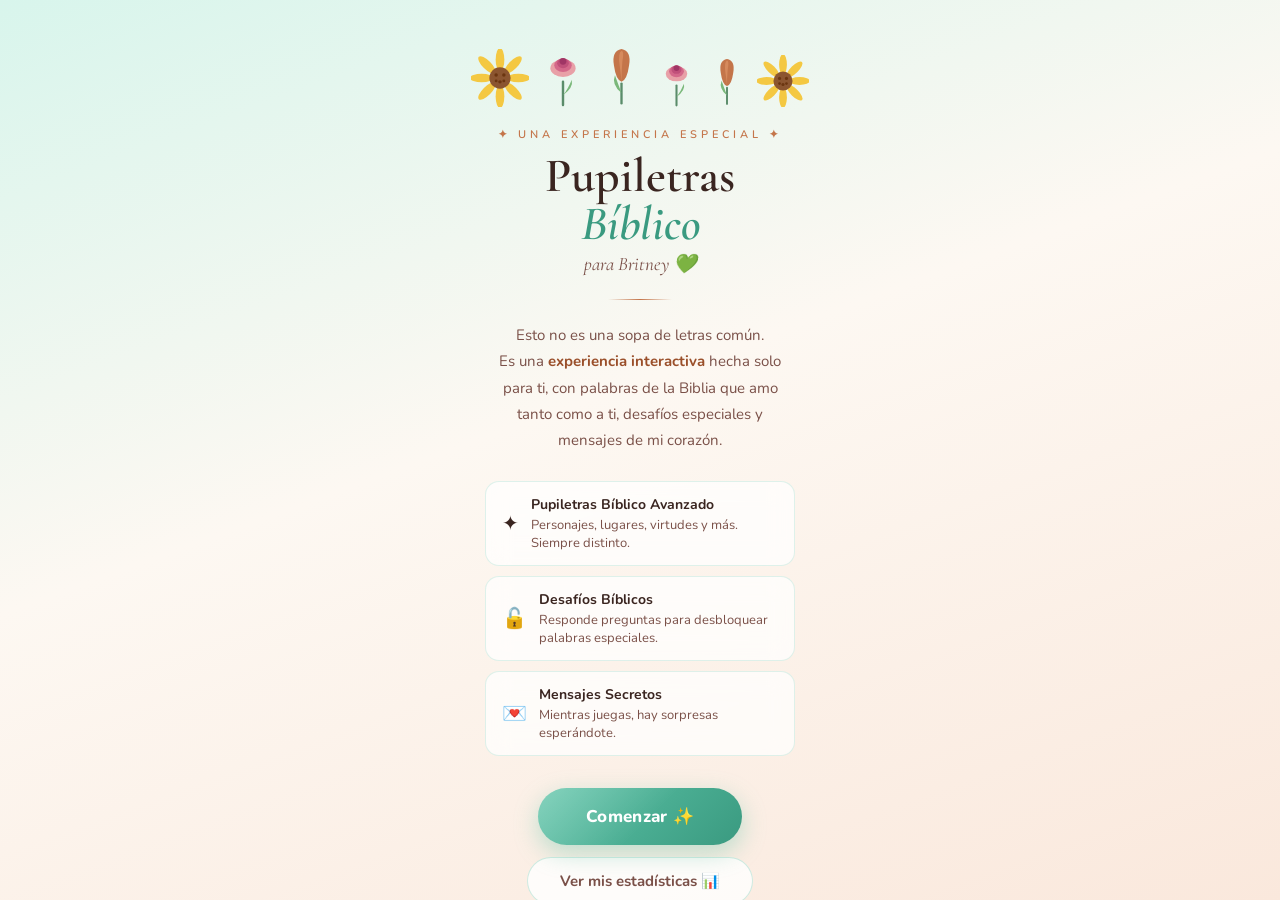
<file: pupiletras.html>
<!DOCTYPE html>
<html lang="es">
<head>
<meta charset="UTF-8">
<meta name="viewport" content="width=device-width, initial-scale=1.0, maximum-scale=1.0, user-scalable=no">
<title>Pupiletras Bíblico ✦ Para Britney</title>
<link rel="preconnect" href="https://fonts.googleapis.com">
<link href="https://fonts.googleapis.com/css2?family=Cormorant+Garamond:ital,wght@0,300;0,400;0,500;0,600;1,300;1,400;1,500&family=Nunito:wght@300;400;600;700;800&display=swap" rel="stylesheet">
<style>
/* ============================================================
   RESET & VARIABLES
   ============================================================ */
*,*::before,*::after{box-sizing:border-box;margin:0;padding:0;-webkit-tap-highlight-color:transparent}

:root{
  --tf: #5DC4A8;        /* tiffany green */
  --tf-l: #9DDECA;      /* tiffany light */
  --tf-d: #3A9A80;      /* tiffany dark */
  --tf-p: #E0F5EF;      /* tiffany pale */
  --wh: #FFFDF9;        /* warm white */
  --cr: #FDF6EE;        /* cream */
  --tc: #C4754A;        /* terracota */
  --tc-l: #E8A07A;      /* terracota light */
  --tc-p: #FAE8DC;      /* terracota pale */
  --tc-d: #9A4F2A;      /* terracota dark */
  --gd: #D4AF6A;        /* gold */
  --gd-l: #EDD89A;      /* gold light */
  --tx: #3A2520;        /* text */
  --tx-m: #7A5048;      /* text mid */
  --tx-l: #AA8070;      /* text light */
  --sd: 0 4px 24px rgba(60,30,20,.12);
  --sd2: 0 8px 32px rgba(60,30,20,.15);
  --r: 16px;
}

html,body{
  height:100%;overflow:hidden;
  font-family:'Nunito',sans-serif;
  background:var(--cr);color:var(--tx);
  touch-action:none;
  -webkit-font-smoothing:antialiased;
}

/* ============================================================
   SCREENS
   ============================================================ */
#app{height:100%;position:relative;overflow:hidden}

.screen{
  position:absolute;inset:0;
  display:flex;flex-direction:column;
  opacity:0;pointer-events:none;
  transition:opacity .45s ease;
  overflow:hidden;
}
.screen.active{opacity:1;pointer-events:all}

/* ============================================================
   WELCOME SCREEN
   ============================================================ */
#sw{
  background:linear-gradient(160deg,#D8F5EC 0%,#FDF8F2 45%,#FAE8DC 100%);
  overflow-y:auto;align-items:center;
}

.w-flowers-wrap{
  width:100%;padding:32px 20px 0;
  display:flex;justify-content:center;
  position:relative;
}
.w-flowers-inner{display:flex;gap:8px;align-items:flex-end}

.w-content{
  padding:20px 28px 48px;
  display:flex;flex-direction:column;
  align-items:center;text-align:center;
  width:100%;max-width:420px;
}

.eyebrow{
  font-size:11px;letter-spacing:4px;
  text-transform:uppercase;color:var(--tc);
  font-weight:600;margin-bottom:10px;
}

.w-title{
  font-family:'Cormorant Garamond',serif;
  font-size:48px;font-weight:600;line-height:1.0;
  color:var(--tx);margin-bottom:4px;
}
.w-title em{color:var(--tf-d);font-style:italic}

.w-sub{
  font-family:'Cormorant Garamond',serif;
  font-size:19px;font-style:italic;
  color:var(--tx-m);margin-bottom:24px;
}

.w-divider{
  width:64px;height:1px;margin:0 auto 22px;
  background:linear-gradient(to right,transparent,var(--tc),transparent);
}

.w-desc{
  font-size:15px;line-height:1.75;
  color:var(--tx-m);max-width:300px;margin-bottom:28px;
}
.w-desc strong{color:var(--tc-d)}

.w-feats{
  display:flex;flex-direction:column;gap:10px;
  width:100%;max-width:310px;margin-bottom:32px;
}
.feat{
  background:rgba(255,255,255,.72);
  backdrop-filter:blur(12px);
  border:1px solid rgba(93,196,168,.2);
  border-radius:14px;padding:13px 16px;
  display:flex;align-items:center;gap:12px;
  text-align:left;
}
.feat-ic{font-size:20px;flex-shrink:0}
.feat-tx{font-size:13px;color:var(--tx-m);line-height:1.4}
.feat-tx strong{display:block;font-size:14px;color:var(--tx);margin-bottom:1px}

/* Buttons */
.btn-p{
  background:linear-gradient(135deg,var(--tf) 0%,var(--tf-d) 100%);
  color:#fff;border:none;border-radius:30px;
  padding:17px 48px;font-family:'Nunito',sans-serif;
  font-size:17px;font-weight:800;letter-spacing:.3px;
  cursor:pointer;position:relative;overflow:hidden;
  box-shadow:0 8px 24px rgba(93,196,168,.4);
  transition:transform .15s,box-shadow .15s;
}
.btn-p::after{
  content:'';position:absolute;inset:0;
  background:linear-gradient(135deg,rgba(255,255,255,.25) 0%,transparent 55%);
}
.btn-p:active{transform:scale(.97);box-shadow:0 4px 12px rgba(93,196,168,.3)}

.btn-s{
  background:rgba(255,255,255,.8);
  color:var(--tx-m);border:1px solid rgba(93,196,168,.3);
  border-radius:30px;padding:13px 32px;
  font-family:'Nunito',sans-serif;font-size:15px;font-weight:700;
  cursor:pointer;transition:all .15s;margin-top:12px;
}
.btn-s:active{transform:scale(.97);background:var(--tf-p)}

.btn-menu{
  display:inline-block;
  background:rgba(255,255,255,.8);
  color:var(--tx-m);border:1px solid rgba(93,196,168,.3);
  border-radius:30px;padding:13px 32px;
  font-family:'Nunito',sans-serif;font-size:15px;font-weight:700;
  cursor:pointer;transition:all .15s;margin-top:12px;
  text-decoration:none;text-align:center;
}
.btn-menu:active{transform:scale(.97);background:var(--tf-p)}

/* ============================================================
   GAME SCREEN
   ============================================================ */
#sg{background:var(--cr)}

.g-header{
  background:rgba(253,246,238,.96);
  backdrop-filter:blur(12px);
  padding:10px 18px;
  border-bottom:1px solid rgba(93,196,168,.18);
  display:flex;align-items:center;
  justify-content:space-between;flex-shrink:0;
}
.g-timer-wrap{display:flex;flex-direction:column;align-items:flex-start}
.g-lbl{font-size:9px;text-transform:uppercase;letter-spacing:1.5px;color:var(--tx-l)}
.g-timer{
  font-family:'Cormorant Garamond',serif;
  font-size:28px;font-weight:500;
  color:var(--tf-d);line-height:1;
}
.g-theme{
  background:linear-gradient(135deg,var(--tc-p),var(--tf-p));
  border:1px solid rgba(196,117,74,.18);
  border-radius:20px;padding:5px 12px;
  font-size:11px;font-weight:700;color:var(--tx-m);
  text-align:center;max-width:135px;line-height:1.3;
}
.g-best-wrap{display:flex;flex-direction:column;align-items:flex-end}
.g-best{
  font-family:'Cormorant Garamond',serif;
  font-size:19px;font-weight:500;color:var(--gd);line-height:1;
}

/* Progress rail */
.prog-rail{height:3px;background:rgba(93,196,168,.12);flex-shrink:0}
.prog-fill{height:100%;background:linear-gradient(to right,var(--tf),var(--tc-l));transition:width .5s ease}

/* Words panel */
.words-panel{
  padding:8px 14px 6px;
  background:rgba(255,253,249,.85);
  border-bottom:1px solid rgba(93,196,168,.1);
  flex-shrink:0;
}
.wp-meta{
  display:flex;align-items:center;gap:8px;
  margin-bottom:7px;
}
.wp-cnt{font-size:11px;color:var(--tx-l);font-weight:600}
.wp-bar{flex:1;height:3px;background:rgba(93,196,168,.15);border-radius:2px;overflow:hidden}
.wp-bar-fill{height:100%;background:var(--tf);border-radius:2px;transition:width .5s ease}

.words-chips{display:flex;flex-wrap:wrap;gap:6px}

.chip{
  display:inline-flex;align-items:center;gap:4px;
  padding:5px 11px;border-radius:20px;
  font-size:11.5px;font-weight:800;letter-spacing:.4px;
  background:#fff;border:1.5px solid var(--tf-l);
  color:var(--tx);cursor:pointer;
  transition:all .25s ease;
  user-select:none;-webkit-user-select:none;
  white-space:nowrap;
}
.chip.found{
  background:var(--tf);border-color:var(--tf);
  color:#fff;text-decoration:line-through;opacity:.65;
}
.chip.locked{
  background:#F5F0EA;border-color:#D4B8A0;color:var(--tx-l);
}
.chip.locked .chip-word{filter:blur(3.5px);user-select:none}
.chip.pulse{animation:chip-pop .4s ease}
@keyframes chip-pop{0%,100%{transform:scale(1)}50%{transform:scale(1.14)}}

/* Grid */
.grid-wrap{
  flex:1;display:flex;
  align-items:center;justify-content:center;
  padding:8px 14px;overflow:hidden;
}

#grid{
  display:grid;
  grid-template-columns:repeat(14,1fr);
  gap:2px;
  width:min(calc(100vw - 28px),430px);
  touch-action:none;
  user-select:none;-webkit-user-select:none;
}

.cell{
  aspect-ratio:1;display:flex;
  align-items:center;justify-content:center;
  font-size:calc(min(100vw - 28px, 430px) / 14 * 0.44);
  font-weight:800;font-family:'Nunito',sans-serif;
  border-radius:5px;
  background:#fff;color:var(--tx);
  border:1px solid rgba(93,196,168,.1);
  transition:background .12s,color .12s,transform .08s;
  cursor:pointer;
}
.cell.sel{
  background:var(--tc-p);color:var(--tc-d);
  transform:scale(1.06);z-index:2;
  border-color:var(--tc-l);
}
.cell.f0{background:#5DC4A8;color:#fff;border-color:#4aab90}
.cell.f1{background:#E8A070;color:#fff;border-color:#d08858}
.cell.f2{background:#D4AF6A;color:#fff;border-color:#bc9750}
.cell.f3{background:#A8C4B8;color:#fff;border-color:#90afa1}
.cell.f4{background:#C8909A;color:#fff;border-color:#b07882}
.cell.f5{background:#8BB8D0;color:#fff;border-color:#72a0bc}
.cell.f6{background:#B8A8D4;color:#fff;border-color:#a090c0}
.cell.f7{background:#C8B490;color:#fff;border-color:#b09c78}

/* Actions bar */
.g-actions{
  padding:8px 14px 14px;
  display:flex;gap:8px;flex-shrink:0;
}
.btn-g{
  flex:1;padding:10px 6px;
  border:none;border-radius:12px;
  font-family:'Nunito',sans-serif;
  font-size:12px;font-weight:800;
  cursor:pointer;transition:all .15s;
}
.btn-g:active{transform:scale(.95)}
.btn-g-rst{background:var(--tc-p);color:var(--tc-d);border:1px solid rgba(196,117,74,.2)}
.btn-g-new{
  background:linear-gradient(135deg,var(--tf),var(--tf-d));
  color:#fff;box-shadow:0 4px 14px rgba(93,196,168,.35);
}
.btn-g-st{background:#fff;color:var(--tx-m);border:1px solid rgba(93,196,168,.2)}

/* ============================================================
   CHALLENGE MODAL
   ============================================================ */
.modal-ov{
  position:fixed;inset:0;
  background:rgba(58,37,32,.6);
  backdrop-filter:blur(5px);
  z-index:100;display:flex;
  align-items:flex-end;
  opacity:0;pointer-events:none;
  transition:opacity .3s ease;
}
.modal-ov.open{opacity:1;pointer-events:all}

.modal-card{
  background:var(--wh);
  border-radius:24px 24px 0 0;
  padding:20px 22px 40px;
  width:100%;max-width:480px;margin:0 auto;
  transform:translateY(100%);
  transition:transform .4s cubic-bezier(.34,1.56,.64,1);
}
.modal-ov.open .modal-card{transform:translateY(0)}

.modal-handle{
  width:38px;height:4px;
  background:rgba(93,196,168,.3);
  border-radius:2px;margin:0 auto 18px;
}
.modal-ttl{
  font-family:'Cormorant Garamond',serif;
  font-size:22px;font-weight:600;margin-bottom:4px;
}
.modal-sub{font-size:13px;color:var(--tx-l);margin-bottom:18px}

.ch-q{
  background:linear-gradient(135deg,var(--tf-p),var(--tc-p));
  border-radius:14px;padding:16px;
  margin-bottom:18px;font-size:16px;
  line-height:1.5;color:var(--tx);font-weight:600;
  text-align:center;
}

.ch-opts{display:grid;grid-template-columns:1fr 1fr;gap:9px;margin-bottom:14px}

.ch-opt{
  padding:13px 10px;border-radius:12px;
  border:1.5px solid rgba(93,196,168,.25);
  background:#fff;
  font-family:'Nunito',sans-serif;
  font-size:13.5px;font-weight:700;
  color:var(--tx);cursor:pointer;
  transition:all .18s;text-align:center;
}
.ch-opt:active{transform:scale(.97)}
.ch-opt.ok{background:var(--tf);border-color:var(--tf);color:#fff}
.ch-opt.no{background:#FFE0D8;border-color:#FFADA0;color:#C04030}

.ch-hint{font-size:13px;text-align:center;color:var(--tx-l);min-height:18px}

/* ============================================================
   TOAST
   ============================================================ */
#toast-wrap{
  position:fixed;bottom:96px;left:50%;
  transform:translateX(-50%);
  z-index:200;pointer-events:none;
  display:flex;flex-direction:column;
  align-items:center;gap:8px;
  width:min(300px,90vw);
}
.toast{
  background:rgba(255,253,249,.96);
  backdrop-filter:blur(12px);
  border:1px solid rgba(93,196,168,.3);
  border-radius:24px;
  padding:11px 20px;
  text-align:center;
  box-shadow:var(--sd2);
  animation:t-in .4s cubic-bezier(.34,1.56,.64,1) forwards,
             t-out .35s ease 2.8s forwards;
}
.t-em{font-size:17px;margin-bottom:3px}
.t-tx{
  font-family:'Cormorant Garamond',serif;
  font-size:15px;font-style:italic;
  color:var(--tx);line-height:1.3;
}
@keyframes t-in{from{opacity:0;transform:scale(.8) translateY(16px)}to{opacity:1;transform:scale(1) translateY(0)}}
@keyframes t-out{from{opacity:1}to{opacity:0;transform:scale(.9) translateY(-8px)}}

/* ============================================================
   COMPLETION SCREEN
   ============================================================ */
#sc{
  background:linear-gradient(160deg,var(--tf-p) 0%,var(--wh) 40%,var(--tc-p) 100%);
  align-items:center;justify-content:center;
  text-align:center;overflow-y:auto;
  padding:36px 28px 48px;
}
.c-icon{
  font-size:62px;margin-bottom:14px;
  animation:b-in .6s cubic-bezier(.34,1.56,.64,1) forwards;
}
@keyframes b-in{from{transform:scale(0);opacity:0}to{transform:scale(1);opacity:1}}

.c-ttl{
  font-family:'Cormorant Garamond',serif;
  font-size:34px;font-weight:600;
  color:var(--tx);margin-bottom:5px;
}
.c-sub{
  font-family:'Cormorant Garamond',serif;
  font-size:17px;font-style:italic;
  color:var(--tx-m);margin-bottom:26px;
}
.rec-badge{
  background:linear-gradient(135deg,var(--gd),var(--gd-l));
  color:#fff;padding:5px 14px;
  border-radius:12px;font-size:12px;
  font-weight:800;letter-spacing:.4px;
  display:inline-block;margin-bottom:14px;
  box-shadow:0 4px 12px rgba(212,175,106,.4);
}
.c-stats{
  background:rgba(255,255,255,.72);
  backdrop-filter:blur(10px);
  border-radius:20px;padding:20px 22px;
  width:100%;max-width:300px;
  margin-bottom:24px;
  border:1px solid rgba(93,196,168,.2);
}
.s-row{
  display:flex;justify-content:space-between;
  align-items:center;padding:9px 0;
  border-bottom:1px solid rgba(93,196,168,.1);
}
.s-row:last-child{border:none}
.s-lbl{font-size:13.5px;color:var(--tx-m)}
.s-val{
  font-family:'Cormorant Garamond',serif;
  font-size:19px;font-weight:500;color:var(--tx);
}
.s-val.gold{color:var(--gd)}

.love-card{
  background:linear-gradient(135deg,#FFF8F0,#FFF0F8);
  border:1.5px solid rgba(196,117,74,.2);
  border-radius:18px;padding:20px;
  max-width:300px;text-align:center;margin-bottom:20px;
}
.love-ic{font-size:32px;margin-bottom:10px}
.love-tx{
  font-family:'Cormorant Garamond',serif;
  font-size:16px;font-style:italic;
  line-height:1.65;color:var(--tx);
}

.c-msg{
  font-family:'Cormorant Garamond',serif;
  font-size:19px;font-style:italic;
  color:var(--tx-m);margin-bottom:28px;
  max-width:280px;line-height:1.5;
}
.c-acts{display:flex;flex-direction:column;gap:11px;width:100%;max-width:260px}

/* ============================================================
   STATS SCREEN
   ============================================================ */
#ss{background:var(--cr)}
.ss-hdr{
  padding:18px 22px 14px;
  display:flex;align-items:center;gap:14px;
  border-bottom:1px solid rgba(93,196,168,.15);
  flex-shrink:0;
}
.ss-ttl{
  font-family:'Cormorant Garamond',serif;
  font-size:25px;font-weight:500;
}
.btn-back{
  background:none;border:none;
  font-size:22px;cursor:pointer;padding:2px;
  color:var(--tx-m);
}
.ss-body{flex:1;padding:18px 22px;overflow-y:auto}
.ss-card{
  background:#fff;border-radius:16px;
  padding:18px;margin-bottom:14px;
  box-shadow:var(--sd);
}
.ss-cl{
  font-size:11px;text-transform:uppercase;
  letter-spacing:1.5px;color:var(--tx-l);
  margin-bottom:14px;
}
.ss-big{
  font-family:'Cormorant Garamond',serif;
  font-size:52px;font-weight:300;
  color:var(--tf-d);line-height:1;
}
.ss-gr{display:grid;grid-template-columns:1fr 1fr;gap:10px}
.ss-mini{
  background:linear-gradient(135deg,var(--tf-p),var(--wh));
  border-radius:12px;padding:14px;text-align:center;
}
.ss-mv{
  font-family:'Cormorant Garamond',serif;
  font-size:34px;font-weight:400;
  color:var(--tx);line-height:1;
}
.ss-ml{font-size:11px;color:var(--tx-l);margin-top:3px}
.ss-poem{
  background:linear-gradient(135deg,var(--tf-p),#fff);
  border-radius:16px;padding:20px;
  margin-bottom:14px;text-align:center;
}
.ss-poem-tx{
  font-family:'Cormorant Garamond',serif;
  font-size:18px;font-style:italic;
  color:var(--tx);line-height:1.65;
}
.ss-poem-by{font-size:12px;color:var(--tx-l);margin-top:8px}

/* ============================================================
   SPARKLE LAYER
   ============================================================ */
#sparks{
  position:fixed;inset:0;
  pointer-events:none;z-index:300;
  overflow:hidden;
}
.sp{
  position:absolute;border-radius:50%;
  pointer-events:none;
  animation:sp-burst .7s ease-out forwards;
}
@keyframes sp-burst{
  0%{transform:translate(0,0) scale(1);opacity:1}
  100%{transform:translate(var(--tx),var(--ty)) scale(0);opacity:0}
}
.amb{
  position:absolute;width:5px;height:5px;
  background:var(--gd-l);border-radius:50%;
  animation:amb-fl var(--d) ease-in-out infinite;opacity:0;
}
@keyframes amb-fl{
  0%{transform:translateY(0) scale(0);opacity:0}
  20%{opacity:.55;transform:translateY(-18px) scale(1)}
  80%{opacity:.3}
  100%{transform:translateY(-55px) scale(0);opacity:0}
}
.confp{
  position:fixed;pointer-events:none;z-index:250;
  animation:cf-fl var(--d) ease-in var(--dl) forwards;
}
@keyframes cf-fl{
  0%{transform:translateY(-40px) rotate(0deg);opacity:1}
  100%{transform:translateY(110vh) rotate(720deg);opacity:0}
}
.tsp{
  position:fixed;pointer-events:none;z-index:999;
  border-radius:50%;
  background:radial-gradient(circle,var(--gd-l) 0%,var(--tf) 60%,transparent 100%);
  animation:ts-fade .45s ease-out forwards;
}
@keyframes ts-fade{
  0%{transform:scale(1);opacity:.8}
  100%{transform:scale(2.2);opacity:0}
}
@keyframes shake{
  0%,100%{transform:translateX(0)}
  25%{transform:translateX(-3px)}
  75%{transform:translateX(3px)}
}

.dfl{position:absolute;pointer-events:none;opacity:.2}
.mt12{margin-top:12px}
</style>
</head>
<body>
<div id="app">

<!-- ===================== WELCOME ===================== -->
<div id="sw" class="screen active">
  <div class="w-flowers-wrap">
    <div id="wf"></div>
  </div>
  <div class="w-content">
    <p class="eyebrow">✦ Una experiencia especial ✦</p>
    <h1 class="w-title">Pupiletras<br><em>Bíblico</em></h1>
    <p class="w-sub">para Britney 💚</p>
    <div class="w-divider"></div>
    <p class="w-desc">
      Esto no es una sopa de letras común.<br>
      Es una <strong>experiencia interactiva</strong> hecha solo para ti,
      con palabras de la Biblia que amo tanto como a ti,
      desafíos especiales y mensajes de mi corazón.
    </p>
    <div class="w-feats">
      <div class="feat">
        <span class="feat-ic">✦</span>
        <div class="feat-tx"><strong>Pupiletras Bíblico Avanzado</strong>Personajes, lugares, virtudes y más. Siempre distinto.</div>
      </div>
      <div class="feat">
        <span class="feat-ic">🔓</span>
        <div class="feat-tx"><strong>Desafíos Bíblicos</strong>Responde preguntas para desbloquear palabras especiales.</div>
      </div>
      <div class="feat">
        <span class="feat-ic">💌</span>
        <div class="feat-tx"><strong>Mensajes Secretos</strong>Mientras juegas, hay sorpresas esperándote.</div>
      </div>
    </div>
    <button class="btn-p" onclick="startGame()">Comenzar ✨</button>
    <button class="btn-s" onclick="showStats()">Ver mis estadísticas 📊</button>
    <a href="index.html" class="btn-menu">🌸 Volver al menú</a>
  </div>
</div>

<!-- ===================== GAME ===================== -->
<div id="sg" class="screen">
  <div class="g-header">
    <div class="g-timer-wrap">
      <span class="g-lbl">Tiempo</span>
      <span class="g-timer" id="gtimer">00:00</span>
    </div>
    <div>
      <div class="g-theme" id="gtheme">Cargando...</div>
    </div>
    <div class="g-best-wrap">
      <span class="g-lbl">🏆 Récord</span>
      <span class="g-best" id="gbest">--:--</span>
    </div>
  </div>
  <div class="prog-rail"><div class="prog-fill" id="gprog" style="width:0%"></div></div>
  <div class="words-panel">
    <div class="wp-meta">
      <span class="wp-cnt" id="wpcnt">0 / 0 palabras</span>
      <div class="wp-bar"><div class="wp-bar-fill" id="wpfill" style="width:0%"></div></div>
    </div>
    <div class="words-chips" id="wchips"></div>
  </div>
  <div class="grid-wrap"><div id="grid"></div></div>
  <div class="g-actions">
    <button class="btn-g btn-g-rst" onclick="restartGame()">↺ Reiniciar</button>
    <button class="btn-g btn-g-new" onclick="newGame()">✦ Nueva Partida</button>
    <button class="btn-g btn-g-st" onclick="showStats()">📊 Stats</button>
  </div>
</div>

<!-- ===================== COMPLETION ===================== -->
<div id="sc" class="screen">
  <div class="c-icon" id="cicon">✨</div>
  <h2 class="c-ttl">¡Lo lograste, Britney!</h2>
  <p class="c-sub" id="csub">Partida completada</p>
  <div class="rec-badge" id="recbadge" style="display:none">⭐ ¡Nuevo Récord Personal!</div>
  <div class="c-stats">
    <div class="s-row"><span class="s-lbl">Tiempo esta ronda</span><span class="s-val" id="ctime">00:00</span></div>
    <div class="s-row"><span class="s-lbl">🏆 Mejor tiempo</span><span class="s-val gold" id="cbest">--:--</span></div>
    <div class="s-row"><span class="s-lbl">Partidas completadas</span><span class="s-val" id="cgames">0</span></div>
    <div class="s-row"><span class="s-lbl">Palabras encontradas</span><span class="s-val" id="cwords">0</span></div>
  </div>
  <div class="love-card" id="lovecard" style="display:none">
    <div class="love-ic">💌</div>
    <p class="love-tx" id="lovetx"></p>
  </div>
  <p class="c-msg" id="cmsg">Eres increíble, Britney 💚</p>
  <div class="c-acts">
    <button class="btn-p" onclick="newGame()">Jugar otra ronda ✨</button>
    <button class="btn-s" onclick="showStats()">Ver estadísticas 📊</button>
    <button class="btn-s" onclick="goHome()">🌸 Inicio del juego</button>
    <a href="index.html" class="btn-menu">← Menú principal</a>
  </div>
</div>

<!-- ===================== STATS ===================== -->
<div id="ss" class="screen">
  <div class="ss-hdr">
    <button class="btn-back" id="backbtn">←</button>
    <h2 class="ss-ttl">Estadísticas de Britney</h2>
  </div>
  <div class="ss-body">
    <div class="ss-card">
      <p class="ss-cl">✦ Mejor Tiempo Personal</p>
      <div class="ss-big" id="ssbest">--:--</div>
      <p style="font-size:12px;color:var(--tx-l);margin-top:4px">El récord a superar 🏆</p>
    </div>
    <div class="ss-card">
      <p class="ss-cl">✦ Resumen de Partidas</p>
      <div class="ss-gr">
        <div class="ss-mini"><div class="ss-mv" id="ssplayed">0</div><div class="ss-ml">Jugadas</div></div>
        <div class="ss-mini" style="background:linear-gradient(135deg,var(--tc-p),var(--wh))"><div class="ss-mv" id="ssdone">0</div><div class="ss-ml">Completadas</div></div>
        <div class="ss-mini" style="background:linear-gradient(135deg,#FFF8E0,var(--wh))"><div class="ss-mv" id="sswords">0</div><div class="ss-ml">Palabras halladas</div></div>
        <div class="ss-mini" style="background:linear-gradient(135deg,#F0E8F8,var(--wh))"><div class="ss-mv" id="ssstreak">0</div><div class="ss-ml">Mejor racha</div></div>
      </div>
    </div>
    <div class="ss-poem">
      <p class="ss-poem-tx">"Cada vez que juegas,<br>imagino tu sonrisa,<br>y me alegra el día."</p>
      <p class="ss-poem-by">— Con todo mi amor 💚</p>
    </div>
    <div style="text-align:center;padding-bottom:16px;display:flex;flex-direction:column;align-items:center;gap:10px">
      <button class="btn-p" onclick="newGame()">Jugar ahora ✨</button>
      <a href="index.html" class="btn-menu">← Menú principal</a>
    </div>
  </div>
</div>

<!-- ===================== CHALLENGE MODAL ===================== -->
<div id="modal" class="modal-ov" onclick="modalClickOutside(event)">
  <div class="modal-card">
    <div class="modal-handle"></div>
    <h3 class="modal-ttl">Desafío Bíblico ✦</h3>
    <p class="modal-sub">Responde bien para desbloquear la palabra</p>
    <div class="ch-q" id="chq"></div>
    <div class="ch-opts" id="chopts"></div>
    <p class="ch-hint" id="chhint"></p>
  </div>
</div>

<!-- ===================== LAYERS ===================== -->
<div id="sparks"></div>
<div id="toast-wrap"></div>

</div><!-- #app -->

<script>
/* ============================================================
   WORD BANK
   ============================================================ */
const WB = {
  mujeres: {
    lbl:'Mujeres de la Biblia',
    w:['MARIA','ESTER','RUT','DEBORA','ANA','LIDIA','SARA','REBECA','RAQUEL','NOEMI','PRISCILA','MARTA','MIRIAM','SUSANA']
  },
  profetas: {
    lbl:'Profetas y Reyes',
    w:['MOISES','DAVID','ELIAS','DANIEL','SALOMON','ISAIAS','SAMUEL','JOSUE','EZEQUIEL','OSEAS','AMOS','NEHEMIAS','ESDRAS','EZRA']
  },
  apostoles: {
    lbl:'Apostoles del Senor',
    w:['PEDRO','PABLO','JUAN','ANDRES','FELIPE','MARCOS','LUCAS','TOMAS','JACOBO','BERNABE','TIMOTEO','TITO','ESTEBAN','CORNELIO']
  },
  lugares: {
    lbl:'Lugares Santos',
    w:['BELEN','NAZARET','JERICO','GALILEA','SINAI','EDEN','EFESO','SAMARIA','HEBRON','JORDAN','BETANIA','PATMOS','CORINTO','SION']
  },
  virtudes: {
    lbl:'Frutos del Espiritu',
    w:['FE','AMOR','PAZ','GOZO','GRACIA','BONDAD','HUMILDAD','SABIDURIA','FORTALEZA','PACIENCIA','VERDAD','JUSTICIA','PUREZA','LEALTAD']
  },
  simbolos: {
    lbl:'Simbolos Sagrados',
    w:['ARCA','MANA','CRUZ','PALOMA','CORONA','OLIVO','PAN','LUZ','AGUA','PESCA','TRONO','ALTAR','TEMPLO','CALIZ']
  },
  promesas: {
    lbl:'Promesas de Dios',
    w:['REDENCION','SALVACION','LIBERACION','PERDON','VICTORIA','BENDICION','RESTAURACION','REFUGIO','DESCANSO','HERENCIA','PROVISION','GOZO']
  },
  momentos: {
    lbl:'La Gran Historia',
    w:['CREACION','DILUVIO','EXODO','RESURRECCION','PENTECOSTES','ASCENSION','NACIMIENTO','BAUTISMO','PASION','MILAGRO','LLAMADO','PACTO']
  }
};

const THEMES = [
  {name:'🌸 Mujeres de la Biblia', cats:['mujeres','virtudes']},
  {name:'👑 Profetas y Reyes',     cats:['profetas','lugares']},
  {name:'🌿 Frutos del Espiritu',  cats:['virtudes','promesas']},
  {name:'✨ Simbolos y Milagros',  cats:['simbolos','momentos']},
  {name:'📖 La Gran Historia',     cats:['momentos','profetas']},
  {name:'🌟 Apostoles del Senor',  cats:['apostoles','lugares']},
  {name:'🕊️ Lugares Santos',       cats:['lugares','simbolos']},
  {name:'🏆 Victoria y Promesas',  cats:['promesas','virtudes']}
];

/* ============================================================
   CHALLENGES
   ============================================================ */
const CQ = [
  {q:'¿Cuántos días ayunó Jesús en el desierto?',       opts:['7 días','40 días','3 días','30 días'],       ans:1},
  {q:'¿Quién fue tragado por un gran pez?',             opts:['Elías','Pablo','Jonás','Daniel'],             ans:2},
  {q:'¿En qué ciudad nació Jesús?',                     opts:['Nazaret','Jerusalén','Belén','Jericó'],       ans:2},
  {q:'¿Quién construyó el arca del diluvio?',           opts:['Abraham','Noé','Moisés','David'],             ans:1},
  {q:'¿A quién liberó Dios de la boca de los leones?',  opts:['Josué','David','Daniel','Pablo'],             ans:2},
  {q:'¿Cuántos libros tiene la Biblia completa?',       opts:['60','66','72','50'],                          ans:1},
  {q:'¿Qué río cruzó Israel para entrar a Canaán?',     opts:['Nilo','Éufrates','Jordán','Tigris'],          ans:2},
  {q:'¿Cuántos apóstoles eligió Jesús?',                opts:['7','10','12','15'],                           ans:2},
  {q:'¿En qué monte recibió Moisés los mandamientos?',  opts:['Carmelo','Sinaí','Olivos','Horeb'],           ans:1},
  {q:'¿Quién escribió más cartas del Nuevo Testamento?',opts:['Juan','Pedro','Pablo','Marcos'],              ans:2},
  {q:'¿Con qué multiplicó Jesús la comida para 5000?',  opts:['Pan y vino','Pan y peces','Arroz','Maná'],    ans:1},
  {q:'¿Cómo se llamaba la esposa de Abraham?',          opts:['Rebeca','Raquel','Sara','Ruth'],              ans:2},
  {q:'¿Quién fue el primer mártir cristiano en Hechos?',opts:['Pedro','Esteban','Santiago','Felipe'],        ans:1},
  {q:'¿Dónde oró Jesús antes de ser arrestado?',        opts:['Sinaí','Gólgota','Getsemaní','Galilea'],      ans:2},
  {q:'¿Cuántos días estuvo Jonás dentro del pez?',      opts:['1 día','3 días','7 días','40 días'],          ans:1},
  {q:'¿Cuál es el salmo del "El Señor es mi pastor"?',  opts:['Salmo 1','Salmo 23','Salmo 91','Salmo 150'], ans:1},
  {q:'¿Quién ungió a David como rey de Israel?',        opts:['Moisés','Elías','Samuel','Salomón'],          ans:2},
  {q:'¿Qué simboliza la paloma en la Biblia?',          opts:['Fe','El Espíritu Santo','Paz','Amor'],        ans:1},
  {q:'¿Cuál fue el primer milagro de Jesús?',           opts:['Resucitar muertos','Agua en vino','Peces','Sanar ciego'], ans:1},
  {q:'¿En qué idioma fue escrito el Nuevo Testamento?', opts:['Latín','Arameo','Griego','Hebreo'],           ans:2}
];

/* ============================================================
   MESSAGES
   ============================================================ */
const MSGS = [
  {tx:'Muy bien, preciosa 🌸',em:'💚'},
  {tx:'Eres increíble, Britney ✨',em:'🌟'},
  {tx:'Me encantas 💚',em:'💚'},
  {tx:'Qué hermosa eres 🌺',em:'🌺'},
  {tx:'Tu luz hace bonito todo ✦',em:'✨'},
  {tx:'Eres demasiado especial 💫',em:'💫'},
  {tx:'Admiro mucho lo que eres 🌿',em:'🌿'},
  {tx:'Tu sonrisa alegra todo',em:'😊'},
  {tx:'Britney, eres una bendición hermosa 🙏',em:'🙏'},
  {tx:'Cada detalle tuyo es precioso 🌸',em:'🌸'},
  {tx:'Tu manera de ser me encanta 💚',em:'💚'},
  {tx:'Lo haces demasiado bien, preciosa ✨',em:'✨'},
  {tx:'Eres tan linda por dentro y por fuera 🌺',em:'🌺'},
  {tx:'Qué bonito es verte brillar 🌟',em:'🌟'},
  {tx:'Dios sí que se lució contigo, Britney 💫',em:'💫'},
  {tx:'Eres una creación preciosa del Señor 🕊️',em:'🕊️'},
  {tx:'Tu belleza refleja la gracia de Dios ✨',em:'✨'},
  {tx:'Tu dulzura tiene algo del cielo 🌿',em:'🌿'},
  {tx:'Tu alma bonita adorna el mundo 🌸',em:'🌸'},
  {tx:'Tienes una luz que no se puede esconder 🌟',em:'🌟'},
  {tx:'Pareces una oración respondida 🙏',em:'🙏'},
  {tx:'Hay propósito, gracia y hermosura en ti 💚',em:'💚'}
];

const CMSG = [
  'Eres increíble, Britney. Cada palabra fue puesta pensando en ti.',
  'Lo lograste con esa gracia tan tuya que me enamora. 💚',
  'Así como encontraste estas palabras, así me encontraste a mí.',
  'Tu perseverancia es tan hermosa como tú. 🌸',
  'Britney, pareces una oración respondida. En serio.',
  'Cada victoria tuya me llena de alegría. 🌟',
];

const LETTERS_UN = [
  'Primera partida completa… ya saber que la jugaste me alegra el día. Gracias por recibir esto con tu corazón bonito. 💚',
  'Cada vez que juegas imagino tu sonrisa, y eso me da tanta paz. Eres mi favorita, Britney.',
  'Cinco partidas. Cinco veces que imagino tu cara al encontrar cada palabra. Qué bonita eres.',
  'Diez rondas ya. Britney, eres constante y hermosa. Como tus flores favoritas, siempre mirando al sol.',
  'Veinte partidas. Hay algo de ti que admiro muchísimo: nunca te rindes. Igual que tu fe. Te admiro de verdad.',
];

const COLORS = ['f0','f1','f2','f3','f4','f5','f6','f7'];
const GS = 14;
const DIRS = [[0,1],[0,-1],[1,0],[-1,0],[1,1],[1,-1],[-1,1],[-1,-1]];

/* ============================================================
   STATE
   ============================================================ */
let G = {
  grid:[],words:[],
  sel:{on:false,sr:-1,sc:-1,cells:[]},
  tim:{val:0,iv:null},
  prevThemes:[],prevWords:[],
  cells:[]
};

let msgIdx = 0;
let msgQueue = [...MSGS];

/* ============================================================
   STATS
   ============================================================ */
function lSt(){return JSON.parse(localStorage.getItem('bst')||'{"bt":null,"gp":0,"gc":0,"wf":0,"sk":0,"csk":0}')}
function sSt(s){localStorage.setItem('bst',JSON.stringify(s))}

/* ============================================================
   SCREENS
   ============================================================ */
function show(id){
  document.querySelectorAll('.screen').forEach(s=>s.classList.remove('active'));
  document.getElementById(id).classList.add('active');
}
function goHome(){show('sw')}
function showStats(){
  const s=lSt();
  const prev=document.querySelector('.screen.active')?.id||'sw';
  document.getElementById('backbtn').onclick=()=>show(prev);
  document.getElementById('ssbest').textContent=s.bt?ft(s.bt):'--:--';
  document.getElementById('ssplayed').textContent=s.gp;
  document.getElementById('ssdone').textContent=s.gc;
  document.getElementById('sswords').textContent=s.wf;
  document.getElementById('ssstreak').textContent=s.sk;
  show('ss');
}

/* ============================================================
   TIMER
   ============================================================ */
function ft(v){const m=Math.floor(v/60).toString().padStart(2,'0'),s=(v%60).toString().padStart(2,'0');return`${m}:${s}`}
function startTim(){stopTim();G.tim.val=0;G.tim.iv=setInterval(()=>{G.tim.val++;document.getElementById('gtimer').textContent=ft(G.tim.val)},1000)}
function stopTim(){clearInterval(G.tim.iv);G.tim.iv=null}

/* ============================================================
   GRID GENERATION
   ============================================================ */
function placeWord(grid,word){
  for(let a=0;a<200;a++){
    const [dr,dc]=DIRS[Math.floor(Math.random()*8)];
    const sr=Math.floor(Math.random()*GS),sc=Math.floor(Math.random()*GS);
    let ok=true;const pos=[];
    for(let i=0;i<word.length;i++){
      const r=sr+dr*i,c=sc+dc*i;
      if(r<0||r>=GS||c<0||c>=GS){ok=false;break}
      if(grid[r][c]!==''&&grid[r][c]!==word[i]){ok=false;break}
      pos.push({r,c});
    }
    if(ok){pos.forEach(({r,c},i)=>grid[r][c]=word[i]);return pos}
  }
  return null;
}

function buildGame(){
  let avail=THEMES.filter((_,i)=>!G.prevThemes.includes(i));
  if(!avail.length){G.prevThemes=[];avail=THEMES}
  const ti=THEMES.indexOf(avail[Math.floor(Math.random()*avail.length)]);
  G.prevThemes.push(ti);if(G.prevThemes.length>3)G.prevThemes.shift();
  const theme=THEMES[ti];

  let pool=[];
  theme.cats.forEach(cat=>{if(WB[cat])WB[cat].w.forEach(w=>pool.push({w,cat}))});
  pool=pool.filter(p=>!G.prevWords.includes(p.w));
  if(pool.length<10){pool=[];theme.cats.forEach(cat=>{if(WB[cat])WB[cat].w.forEach(w=>pool.push({w,cat}))})}
  pool.sort(()=>Math.random()-.5);
  pool=pool.slice(0,12);

  const gr=Array.from({length:GS},()=>Array(GS).fill(''));
  const words=[];let ci=0;

  const chSet=new Set();
  while(chSet.size<3&&chSet.size<pool.length)chSet.add(Math.floor(Math.random()*pool.length));
  const shuffCQ=[...CQ].sort(()=>Math.random()-.5);let cqi=0;

  pool.forEach(({w,cat},idx)=>{
    const pos=placeWord(gr,w);
    if(pos){
      const isCh=chSet.has(idx);
      words.push({w,pos,found:false,isCh,unlocked:!isCh,chd:isCh?shuffCQ[cqi++%shuffCQ.length]:null,ci:ci++%8,cat});
    }
  });

  const al='ABCDEFGHIJKLMNOPRSTUVYZ';
  for(let r=0;r<GS;r++)for(let c=0;c<GS;c++)if(gr[r][c]==='')gr[r][c]=al[Math.floor(Math.random()*al.length)];

  G.prevWords=[...G.prevWords,...words.map(w=>w.w)].slice(-30);
  return{gr,words,theme};
}

/* ============================================================
   RENDER
   ============================================================ */
function renderGrid(){
  const el=document.getElementById('grid');
  el.innerHTML='';G.cells=[];
  for(let r=0;r<GS;r++){
    G.cells[r]=[];
    for(let c=0;c<GS;c++){
      const d=document.createElement('div');
      d.className='cell';d.textContent=G.grid[r][c];
      d.dataset.r=r;d.dataset.c=c;
      el.appendChild(d);G.cells[r][c]=d;
    }
  }
}

function renderChips(){
  const el=document.getElementById('wchips');el.innerHTML='';
  G.words.forEach((wd,i)=>{
    const d=document.createElement('div');
    let cls='chip'+(wd.found?' found':'')+(wd.isCh&&!wd.unlocked?' locked':'');
    d.className=cls;d.id='chip'+i;
    if(wd.isCh&&!wd.unlocked){
      d.innerHTML=`<span>🔒</span><span class="chip-word">${wd.w}</span>`;
      d.addEventListener('click',()=>openModal(i));
    } else {
      d.textContent=wd.w;
    }
    el.appendChild(d);
  });
}

function updChip(i){
  const wd=G.words[i];const d=document.getElementById('chip'+i);if(!d)return;
  d.className='chip'+(wd.found?' found':'')+(wd.isCh&&!wd.unlocked?' locked':'');
  if(wd.found){d.textContent=wd.w;d.classList.add('pulse');setTimeout(()=>d.classList.remove('pulse'),400)}
  else if(wd.isCh&&!wd.unlocked){d.innerHTML=`<span>🔒</span><span class="chip-word">${wd.w}</span>`}
  else{d.textContent=wd.w}
}

function updProgress(){
  const tot=G.words.length,fnd=G.words.filter(w=>w.found).length;
  const pct=tot?fnd/tot*100:0;
  document.getElementById('wpcnt').textContent=`${fnd} / ${tot} palabras`;
  document.getElementById('wpfill').style.width=pct+'%';
  document.getElementById('gprog').style.width=pct+'%';
}

/* ============================================================
   SELECTION
   ============================================================ */
function cellAt(x,y){
  const el=document.elementFromPoint(x,y);
  if(el&&el.classList.contains('cell'))return{r:+el.dataset.r,c:+el.dataset.c};
  return null;
}

function selCells(sr,sc,er,ec){
  const dr=er-sr,dc=ec-sc;
  if(!dr&&!dc)return[{r:sr,c:sc}];
  const ar=Math.abs(dr),ac=Math.abs(dc);
  let nr,nc;
  const rat=ar>0?ac/ar:Infinity;
  if(rat>1.8){nr=0;nc=Math.sign(dc)}
  else if(rat<.55){nr=Math.sign(dr);nc=0}
  else{nr=Math.sign(dr);nc=Math.sign(dc)}
  const len=nr===0?ac:nc===0?ar:Math.max(ar,ac);
  const cells=[];
  for(let i=0;i<=len;i++){
    const r=sr+nr*i,c=sc+nc*i;
    if(r>=0&&r<GS&&c>=0&&c<GS)cells.push({r,c});
  }
  return cells;
}

function hilite(cells){
  for(let r=0;r<GS;r++)for(let c=0;c<GS;c++){const e=G.cells[r]?.[c];if(e)e.classList.remove('sel')}
  cells.forEach(({r,c})=>{if(G.cells[r]?.[c])G.cells[r][c].classList.add('sel')})
}

function clearSel(){
  G.sel.cells.forEach(({r,c})=>{if(G.cells[r]?.[c])G.cells[r][c].classList.remove('sel')});
  G.sel={on:false,sr:-1,sc:-1,cells:[]};
}

function checkSel(){
  const cells=G.sel.cells;if(cells.length<2)return;
  const word=cells.map(({r,c})=>G.grid[r][c]).join('');
  const wordR=word.split('').reverse().join('');
  for(let i=0;i<G.words.length;i++){
    const wd=G.words[i];if(wd.found)continue;
    if(word===wd.w||wordR===wd.w){
      const wp=wd.pos.map(p=>p.r+','+p.c).sort().join('|');
      const sp=cells.map(c=>c.r+','+c.c).sort().join('|');
      if(wp===sp){
        if(wd.isCh&&!wd.unlocked){openModal(i);clearSel();return}
        foundWord(i);clearSel();return;
      }
    }
  }
  cells.forEach(({r,c})=>{
    const e=G.cells[r]?.[c];
    if(e){e.style.animation='none';e.offsetHeight;e.style.animation='shake .3s ease'}
  });
  setTimeout(clearSel,310);
}

function foundWord(i){
  const wd=G.words[i];wd.found=true;
  const cc=COLORS[wd.ci];
  wd.pos.forEach(({r,c})=>{if(G.cells[r]?.[c])G.cells[r][c].className=`cell ${cc}`});
  updChip(i);updProgress();
  const lp=wd.pos[wd.pos.length-1];
  const ce=G.cells[lp.r]?.[lp.c];
  if(ce){const rect=ce.getBoundingClientRect();sparks(rect.left+rect.width/2,rect.top+rect.height/2)}
  const s=lSt();s.wf++;sSt(s);
  if(Math.random()<.75)showMsg();
  if(G.words.every(w=>w.found))setTimeout(completeGame,650);
}

/* ============================================================
   TOUCH / MOUSE EVENTS
   ============================================================ */
function attachEvents(){
  const gw=document.querySelector('.grid-wrap');

  gw.addEventListener('touchstart',e=>{
    e.preventDefault();
    const t=e.touches[0];const cell=cellAt(t.clientX,t.clientY);
    if(!cell)return;
    G.sel={on:true,sr:cell.r,sc:cell.c,cells:[{r:cell.r,c:cell.c}]};
    hilite(G.sel.cells);
    touchSpark(t.clientX,t.clientY);
  },{passive:false});

  gw.addEventListener('touchmove',e=>{
    e.preventDefault();
    if(!G.sel.on)return;
    const t=e.touches[0];const cell=cellAt(t.clientX,t.clientY);
    if(!cell)return;
    G.sel.cells=selCells(G.sel.sr,G.sel.sc,cell.r,cell.c);
    hilite(G.sel.cells);
  },{passive:false});

  gw.addEventListener('touchend',e=>{
    e.preventDefault();
    if(G.sel.on)checkSel();
  },{passive:false});

  let md=false;
  gw.addEventListener('mousedown',e=>{
    const cell=cellAt(e.clientX,e.clientY);if(!cell)return;
    md=true;G.sel={on:true,sr:cell.r,sc:cell.c,cells:[{r:cell.r,c:cell.c}]};
    hilite(G.sel.cells);
  });
  document.addEventListener('mousemove',e=>{
    if(!md||!G.sel.on)return;
    const cell=cellAt(e.clientX,e.clientY);if(!cell)return;
    G.sel.cells=selCells(G.sel.sr,G.sel.sc,cell.r,cell.c);
    hilite(G.sel.cells);
  });
  document.addEventListener('mouseup',()=>{if(md&&G.sel.on)checkSel();md=false});
}

/* ============================================================
   CHALLENGE MODAL
   ============================================================ */
let curCh=-1;

function openModal(i){
  const wd=G.words[i];if(!wd.chd)return;
  curCh=i;
  const ch=wd.chd;
  document.getElementById('chq').textContent=ch.q;
  document.getElementById('chhint').textContent='¿Cuál es la respuesta?';
  document.getElementById('chhint').style.color='var(--tx-l)';
  const op=document.getElementById('chopts');op.innerHTML='';
  ch.opts.forEach((o,idx)=>{
    const b=document.createElement('button');
    b.className='ch-opt';b.textContent=o;
    b.addEventListener('click',()=>{
      const allb=op.querySelectorAll('.ch-opt');
      allb.forEach(x=>x.style.pointerEvents='none');
      const ok=idx===ch.ans;
      b.classList.add(ok?'ok':'no');
      if(!ok)allb[ch.ans].classList.add('ok');
      if(ok){
        document.getElementById('chhint').textContent='¡Correcto, preciosa! 🌟 Ahora encuéntrala en el tablero.';
        document.getElementById('chhint').style.color='var(--tf-d)';
        setTimeout(()=>{
          closeModal();
          G.words[curCh]=G.words[curCh]||{};G.words[i].unlocked=true;
          updChip(i);
          toast('¡Palabra desbloqueada! ✨','🔓');
          setTimeout(showMsg,500);
        },1400);
      } else {
        document.getElementById('chhint').textContent='¡Casi! Observa la respuesta correcta e inténtalo de nuevo.';
        document.getElementById('chhint').style.color='var(--tc)';
        setTimeout(()=>{
          allb.forEach(x=>{x.classList.remove('ok','no');x.style.pointerEvents=''});
          document.getElementById('chhint').textContent='Inténtalo de nuevo 💪';
          document.getElementById('chhint').style.color='var(--tx-l)';
        },1900);
      }
    });
    op.appendChild(b);
  });
  document.getElementById('modal').classList.add('open');
}

function closeModal(){document.getElementById('modal').classList.remove('open');curCh=-1}
function modalClickOutside(e){if(e.target.id==='modal')closeModal()}

/* ============================================================
   ROMANTIC MESSAGES
   ============================================================ */
function showMsg(){
  if(!msgQueue.length){msgQueue=[...MSGS].sort(()=>Math.random()-.5);msgIdx=0}
  const m=msgQueue[msgIdx%msgQueue.length];msgIdx++;
  toast(m.tx,m.em);
}

function toast(tx,em){
  const w=document.getElementById('toast-wrap');
  const d=document.createElement('div');
  d.className='toast';
  d.innerHTML=`<div class="t-em">${em}</div><div class="t-tx">${tx}</div>`;
  w.appendChild(d);
  setTimeout(()=>d.remove(),3300);
}

/* ============================================================
   EFFECTS
   ============================================================ */
const SC=['#5DC4A8','#E8A070','#D4AF6A','#C897A0','#F4D882'];

function sparks(x,y,n=14){
  const l=document.getElementById('sparks');
  for(let i=0;i<n;i++){
    const d=document.createElement('div');d.className='sp';
    const a=(i/n)*Math.PI*2+Math.random()*.6;
    const dist=22+Math.random()*36;
    Object.assign(d.style,{
      left:x+'px',top:y+'px',
      background:SC[i%SC.length],
      '--tx':Math.cos(a)*dist+'px',
      '--ty':Math.sin(a)*dist+'px',
      width:(4+Math.random()*7)+'px',
      height:(4+Math.random()*7)+'px',
    });
    l.appendChild(d);setTimeout(()=>d.remove(),750);
  }
}

function touchSpark(x,y){
  const l=document.getElementById('sparks');
  const d=document.createElement('div');d.className='tsp';
  Object.assign(d.style,{left:(x-7)+'px',top:(y-7)+'px',width:'14px',height:'14px'});
  l.appendChild(d);setTimeout(()=>d.remove(),480);
}

function celebrate(){
  const cols=['#5DC4A8','#E8A070','#D4AF6A','#C897A0','#F4D882','#A8D5C5','#EDD89A'];
  const l=document.getElementById('sparks');
  for(let i=0;i<70;i++){
    const d=document.createElement('div');d.className='confp';
    const sz=5+Math.random()*10;
    Object.assign(d.style,{
      width:sz+'px',height:sz+'px',
      left:Math.random()*100+'vw',top:0,
      background:cols[Math.floor(Math.random()*cols.length)],
      borderRadius:Math.random()>.5?'50%':'3px',
      '--d':(1.5+Math.random()*2.2)+'s',
      '--dl':(Math.random()*.9)+'s',
    });
    l.appendChild(d);setTimeout(()=>d.remove(),3700);
  }
}

function ambientSparks(){
  setInterval(()=>{
    if(!document.getElementById('sw').classList.contains('active'))return;
    const d=document.createElement('div');d.className='amb';
    Object.assign(d.style,{
      left:Math.random()*100+'%',
      top:(30+Math.random()*50)+'%',
      '--d':(2.5+Math.random()*3)+'s',
      animationDelay:Math.random()+'s',
    });
    document.getElementById('sparks').appendChild(d);
    setTimeout(()=>d.remove(),5500);
  },350);
}

/* ============================================================
   COMPLETION
   ============================================================ */
function completeGame(){
  stopTim();
  const t=G.tim.val;
  const s=lSt();
  s.gc++;s.gp=Math.max(s.gp,s.gc);
  let rec=false;
  if(s.bt===null||t<s.bt){s.bt=t;rec=true}
  s.csk=(s.csk||0)+1;s.sk=Math.max(s.sk,s.csk);
  sSt(s);

  document.getElementById('ctime').textContent=ft(t);
  document.getElementById('cbest').textContent=ft(s.bt);
  document.getElementById('cgames').textContent=s.gc;
  document.getElementById('cwords').textContent=s.wf;

  if(rec){
    document.getElementById('recbadge').style.display='inline-block';
    document.getElementById('cicon').textContent='🏆';
    document.getElementById('csub').textContent='¡Nuevo récord personal!';
  } else {
    document.getElementById('recbadge').style.display='none';
    document.getElementById('cicon').textContent='✨';
    document.getElementById('csub').textContent='Partida completada';
  }
  document.getElementById('cmsg').textContent=CMSG[Math.floor(Math.random()*CMSG.length)];

  const miles=[1,3,5,10,20];const mi=miles.indexOf(s.gc);
  if(mi>=0&&mi<LETTERS_UN.length){
    document.getElementById('lovecard').style.display='block';
    document.getElementById('lovetx').textContent=LETTERS_UN[mi];
  } else {
    document.getElementById('lovecard').style.display='none';
  }

  celebrate();
  show('sc');
  setTimeout(()=>rec?toast('¡Nuevo récord! Eres increíble 🏆','⭐'):toast('¡Lo lograste, Britney! 💚','✨'),900);
}

/* ============================================================
   GAME FLOW
   ============================================================ */
function initGameRound(){
  const s=lSt();
  document.getElementById('gbest').textContent=s.bt?ft(s.bt):'--:--';

  const{gr,words,theme}=buildGame();
  G.grid=gr;G.words=words;
  document.getElementById('gtheme').textContent=theme.name;

  renderGrid();renderChips();updProgress();startTim();
}

function startGame(){
  const s=lSt();s.gp++;sSt(s);
  initGameRound();
  show('sg');
}

function newGame(){startGame()}

function restartGame(){
  stopTim();
  initGameRound();
}

/* ============================================================
   WELCOME FLOWERS (SVG)
   ============================================================ */
function sunflower(sz){
  const p=[0,45,90,135,180,225,270,315].map(d=>`<ellipse cx="30" cy="11" rx="4.5" ry="12" fill="#F4C842" transform="rotate(${d},30,30)"/>`).join('');
  return`<svg width="${sz}" height="${sz}" viewBox="0 0 60 60" xmlns="http://www.w3.org/2000/svg">${p}<circle cx="30" cy="30" r="11" fill="#8B5530"/><circle cx="26" cy="27" r="1.8" fill="#6B3510"/><circle cx="34" cy="27" r="1.8" fill="#6B3510"/><circle cx="30" cy="34" r="1.8" fill="#6B3510"/><circle cx="26" cy="33" r="1.5" fill="#6B3510"/><circle cx="34" cy="33" r="1.5" fill="#6B3510"/></svg>`;
}
function rose(sz){
  const w=Math.round(sz*.7);
  return`<svg width="${w}" height="${sz}" viewBox="0 0 42 70" xmlns="http://www.w3.org/2000/svg"><line x1="21" y1="44" x2="21" y2="68" stroke="#5A8C6A" stroke-width="2.5" stroke-linecap="round"/><path d="M21,58 Q32,50 30,42 Q26,52 21,58" fill="#7AB87A"/><ellipse cx="21" cy="30" rx="13" ry="9" fill="#E8909A" opacity=".85"/><ellipse cx="21" cy="27" rx="9" ry="7" fill="#D4688A"/><ellipse cx="21" cy="25" rx="6" ry="5" fill="#C0507A"/><circle cx="21" cy="23" r="3.5" fill="#A03565"/></svg>`;
}
function tulip(sz){
  const w=Math.round(sz*.65);
  return`<svg width="${w}" height="${sz}" viewBox="0 0 42 80" xmlns="http://www.w3.org/2000/svg"><line x1="21" y1="55" x2="21" y2="76" stroke="#5A8C6A" stroke-width="2.5" stroke-linecap="round"/><path d="M21,65 Q10,56 14,46 Q18,57 21,65" fill="#7AB87A"/><path d="M13,36 Q10,20 21,18 Q32,20 29,36 Q27,51 21,53 Q15,51 13,36Z" fill="#C4754A"/><path d="M19,36 Q17,22 21,20 Q24,20 22,31 Q21,42 21,53 Q20,42 19,36Z" fill="#E8A070" opacity=".5"/></svg>`;
}

function initWelcome(){
  const arr=[sunflower(58),rose(68),tulip(75),rose(58),tulip(62),sunflower(52)];
  document.getElementById('wf').innerHTML=`<div style="display:flex;gap:10px;align-items:flex-end">${arr.join('')}</div>`;
}

/* ============================================================
   INIT
   ============================================================ */
function init(){
  if(!localStorage.getItem('bst'))sSt({bt:null,gp:0,gc:0,wf:0,sk:0,csk:0});
  initWelcome();
  attachEvents();
  ambientSparks();
}

init();
</script>
</body>
</html>
</file>
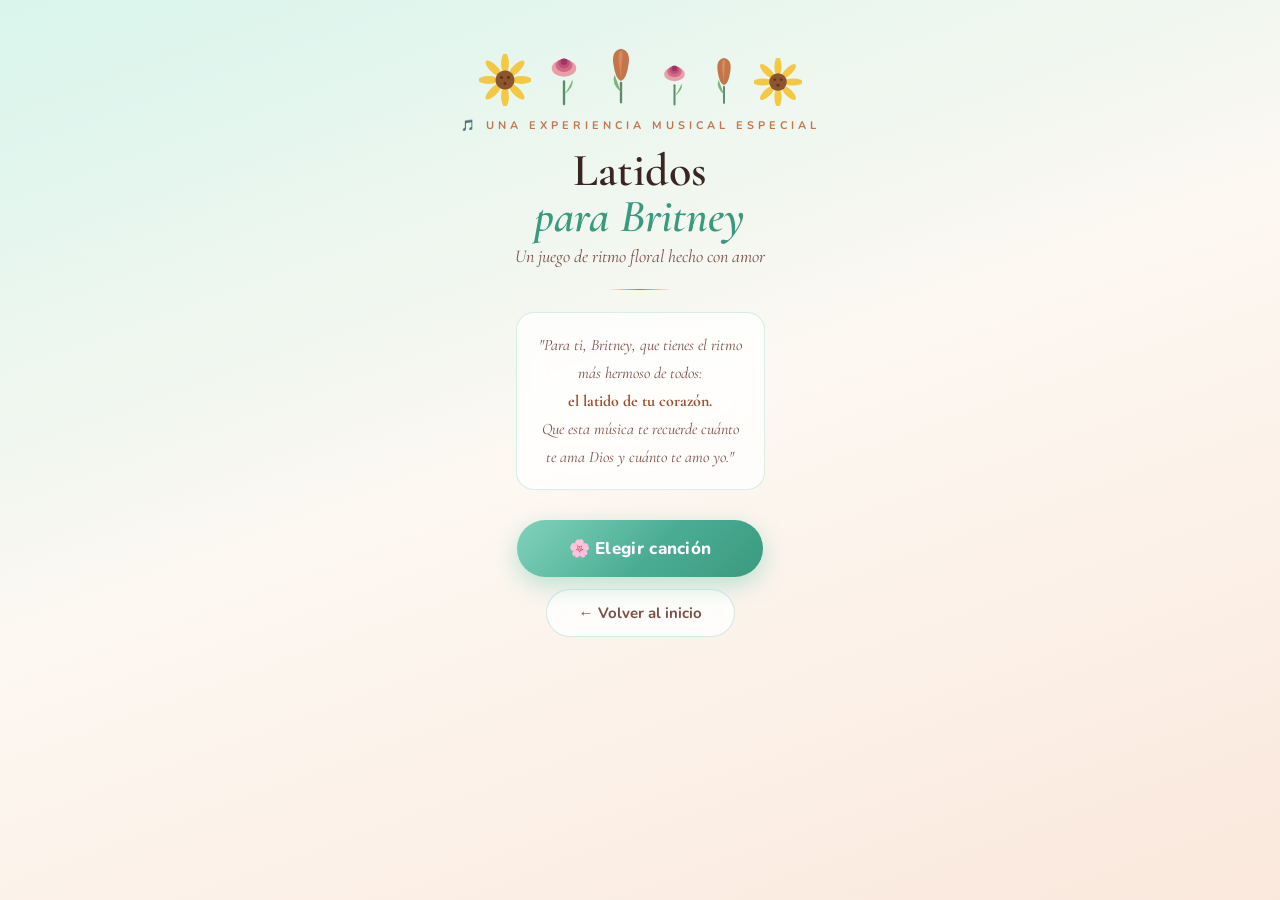
<file: ritmo copy.html>
<!DOCTYPE html>
<html lang="es">
<head>
<meta charset="UTF-8">
<meta name="viewport" content="width=device-width, initial-scale=1.0, maximum-scale=1.0, user-scalable=no">
<title>Latidos para Britney 🌸</title>
<link rel="preconnect" href="https://fonts.googleapis.com">
<link href="https://fonts.googleapis.com/css2?family=Cormorant+Garamond:ital,wght@0,300;0,400;0,500;0,600;1,300;1,400;1,500&family=Nunito:wght@300;400;600;700;800&display=swap" rel="stylesheet">
<style>
/* ============================================================
   RESET & DESIGN TOKENS (aligned with index.html)
   ============================================================ */
*,*::before,*::after{box-sizing:border-box;margin:0;padding:0;-webkit-tap-highlight-color:transparent}

:root{
  --tf:#5DC4A8; --tf-l:#9DDECA; --tf-d:#3A9A80; --tf-p:#E0F5EF;
  --wh:#FFFDF9; --cr:#FDF6EE;
  --tc:#C4754A; --tc-l:#E8A07A; --tc-p:#FAE8DC; --tc-d:#9A4F2A;
  --gd:#D4AF6A; --gd-l:#EDD89A;
  --tx:#3A2520; --tx-m:#7A5048; --tx-l:#AA8070;
  --r:16px;
  /* Game */
  --note-sz:54px;
  --hit-h:88px;
  --lg:8px;
}

html,body{
  height:100%;overflow:hidden;
  font-family:'Nunito',sans-serif;
  background:var(--cr);color:var(--tx);
  touch-action:none;
  -webkit-font-smoothing:antialiased;
}

/* ============================================================
   APP SHELL
   ============================================================ */
#rapp{height:100%;position:relative;overflow:hidden}

.rscreen{
  position:absolute;inset:0;
  display:flex;flex-direction:column;
  opacity:0;pointer-events:none;
  transition:opacity .4s ease;
  overflow:hidden;
}
.rscreen.ron{opacity:1;pointer-events:all}

/* ============================================================
   FLOATING PETALS LAYER
   ============================================================ */
#rpetals{
  position:fixed;inset:0;
  pointer-events:none;z-index:0;overflow:hidden;
}
.rpetal{
  position:absolute;
  opacity:.3;
  animation:pfall linear infinite;
}
@keyframes pfall{
  0%  {transform:translateY(-40px) rotate(0deg);opacity:.38}
  100%{transform:translateY(110vh) rotate(400deg);opacity:0}
}

/* ============================================================
   SHARED BUTTONS
   ============================================================ */
.btn-prime{
  background:linear-gradient(135deg,var(--tf) 0%,var(--tf-d) 100%);
  color:#fff;border:none;border-radius:30px;
  padding:17px 52px;
  font-family:'Nunito',sans-serif;font-size:17px;font-weight:800;letter-spacing:.3px;
  cursor:pointer;position:relative;overflow:hidden;
  box-shadow:0 8px 24px rgba(93,196,168,.4);
  transition:transform .15s,box-shadow .15s;
  display:inline-block;text-decoration:none;
}
.btn-prime::after{
  content:'';position:absolute;inset:0;
  background:linear-gradient(135deg,rgba(255,255,255,.22) 0%,transparent 55%);
  pointer-events:none;
}
.btn-prime:active{transform:scale(.97)}

.btn-sec{
  background:rgba(255,255,255,.8);
  color:var(--tx-m);
  border:1px solid rgba(93,196,168,.3);
  border-radius:30px;padding:13px 32px;
  font-family:'Nunito',sans-serif;font-size:15px;font-weight:700;
  cursor:pointer;transition:all .15s;
  display:inline-block;text-decoration:none;margin-top:12px;
}
.btn-sec:active{transform:scale(.97);background:var(--tf-p)}

.btn-back{
  background:rgba(255,255,255,.8);
  border:1px solid rgba(93,196,168,.25);
  border-radius:50%;width:40px;height:40px;
  font-size:18px;cursor:pointer;flex-shrink:0;color:var(--tx-m);
  display:flex;align-items:center;justify-content:center;
}

/* ============================================================
   WELCOME SCREEN
   ============================================================ */
#rsw{
  background:linear-gradient(160deg,#D8F5EC 0%,#FDF8F2 48%,#FAE8DC 100%);
  align-items:center;overflow-y:auto;z-index:1;
}

.rw-flowers{
  width:100%;padding:32px 20px 6px;
  display:flex;justify-content:center;
  position:relative;z-index:1;
}

.rw-content{
  padding:6px 28px 56px;
  display:flex;flex-direction:column;
  align-items:center;text-align:center;
  width:100%;max-width:420px;
  position:relative;z-index:1;
}

.rw-badge{
  font-size:11px;letter-spacing:4px;text-transform:uppercase;
  color:var(--tc);font-weight:700;margin-bottom:14px;
}

.rw-title{
  font-family:'Cormorant Garamond',serif;
  font-size:46px;font-weight:600;line-height:1.0;
  color:var(--tx);margin-bottom:6px;
}
.rw-title em{color:var(--tf-d);font-style:italic}

.rw-sub{
  font-family:'Cormorant Garamond',serif;
  font-size:18px;font-style:italic;
  color:var(--tx-m);margin-bottom:22px;
}

.rw-divider{
  width:64px;height:1px;margin:0 auto 22px;
  background:linear-gradient(to right,transparent,var(--tc),transparent);
}

.rw-dedica{
  background:rgba(255,255,255,.76);
  backdrop-filter:blur(12px);
  border:1px solid rgba(93,196,168,.25);
  border-radius:18px;padding:18px 22px;
  font-family:'Cormorant Garamond',serif;
  font-size:16px;font-style:italic;
  line-height:1.75;color:var(--tx-m);
  margin-bottom:30px;max-width:320px;
}
.rw-dedica strong{color:var(--tc-d);font-style:normal}

/* ============================================================
   SONG SELECTION
   ============================================================ */
#rss{background:var(--cr);z-index:1}

.rss-hdr{
  background:rgba(253,246,238,.96);
  backdrop-filter:blur(12px);
  padding:12px 18px 10px;
  border-bottom:1px solid rgba(93,196,168,.18);
  display:flex;align-items:center;gap:12px;flex-shrink:0;
}
.rss-hdr-title{
  font-family:'Cormorant Garamond',serif;
  font-size:22px;font-weight:600;color:var(--tx);flex:1;
}

.rss-body{
  flex:1;overflow-y:auto;
  padding:16px 16px 40px;
  display:flex;flex-direction:column;gap:14px;
}

.scard{
  background:rgba(255,255,255,.88);
  backdrop-filter:blur(10px);
  border:1px solid rgba(93,196,168,.2);
  border-radius:20px;padding:16px 18px;
  display:flex;align-items:center;gap:14px;
  box-shadow:0 3px 14px rgba(60,30,20,.07);
  transition:transform .15s;
}
.scard:active{transform:scale(.985)}

.scard-emoji{
  font-size:30px;flex-shrink:0;
  width:54px;height:54px;
  background:linear-gradient(135deg,var(--tf-p),var(--tc-p));
  border-radius:50%;
  display:flex;align-items:center;justify-content:center;
}

.scard-info{flex:1;min-width:0}
.scard-titulo{
  font-family:'Cormorant Garamond',serif;
  font-size:20px;font-weight:600;color:var(--tx);
  line-height:1.2;margin-bottom:2px;
}
.scard-artista{font-size:12px;color:var(--tx-l);margin-bottom:5px}
.scard-frase{
  font-family:'Cormorant Garamond',serif;
  font-size:13px;font-style:italic;color:var(--tx-m);
  margin-bottom:8px;line-height:1.4;
}
.scard-meta{display:flex;gap:7px;flex-wrap:wrap;align-items:center}
.scard-tag{
  font-size:10px;font-weight:800;letter-spacing:.5px;
  padding:3px 8px;border-radius:10px;text-transform:uppercase;
}
.tag-suave{background:var(--tf-p);color:var(--tf-d)}
.tag-media{background:var(--tc-p);color:var(--tc-d)}
.scard-rec{
  font-size:11px;color:var(--gd);font-weight:700;
  display:flex;align-items:center;gap:3px;
}

.scard-btn{
  background:linear-gradient(135deg,var(--tf),var(--tf-d));
  color:#fff;border:none;border-radius:50%;
  width:46px;height:46px;font-size:20px;
  cursor:pointer;flex-shrink:0;
  display:flex;align-items:center;justify-content:center;
  box-shadow:0 4px 14px rgba(93,196,168,.4);
  transition:transform .15s;
}
.scard-btn:active{transform:scale(.9)}

/* ============================================================
   GAME SCREEN
   ============================================================ */
#rsg{
  background:linear-gradient(180deg,#17271f 0%,#1e3028 100%);
  z-index:1;
}

/* Header */
.rg-hdr{
  background:rgba(12,22,18,.9);
  backdrop-filter:blur(12px);
  padding:8px 14px 6px;
  border-bottom:1px solid rgba(93,196,168,.12);
  flex-shrink:0;
}
.rg-song-nm{
  font-family:'Cormorant Garamond',serif;
  font-size:13px;font-style:italic;color:rgba(157,222,202,.75);
  text-align:center;margin-bottom:5px;
}
.rg-stats-row{display:flex;justify-content:space-between;align-items:center}
.rg-stat{display:flex;flex-direction:column;align-items:center}
.rg-stat-lbl{
  font-size:9px;text-transform:uppercase;letter-spacing:1.5px;
  color:rgba(157,222,202,.45);
}
.rg-stat-v{
  font-family:'Cormorant Garamond',serif;
  font-size:26px;font-weight:500;color:#fff;line-height:1;
}
.rg-stat-combo{color:var(--gd-l)}
.combo-pulse{animation:cpulse .22s ease}
@keyframes cpulse{0%,100%{transform:scale(1)}50%{transform:scale(1.3)}}

.rg-ctrls{display:flex;gap:7px}
.rg-cbtn{
  background:rgba(255,255,255,.09);
  border:1px solid rgba(93,196,168,.18);
  border-radius:8px;padding:5px 9px;
  color:rgba(157,222,202,.75);
  font-family:'Nunito',sans-serif;font-size:11px;font-weight:700;
  cursor:pointer;white-space:nowrap;
}
.rg-cbtn:active{background:rgba(255,255,255,.18)}

/* Progress */
.rg-prog-rail{height:2px;background:rgba(93,196,168,.1);flex-shrink:0}
.rg-prog-fill{
  height:100%;
  background:linear-gradient(to right,var(--tf),var(--tc-l));
  transition:width .3s ease;width:0%;
}

/* Lane area */
.rg-area{
  flex:1;display:flex;
  padding:8px var(--lg) 0;
  gap:var(--lg);
  position:relative;
  min-height:0;
}

.rg-lane{
  flex:1;position:relative;
  display:flex;flex-direction:column;
  border-radius:14px 14px 0 0;
  overflow:hidden;
}
.rl0{background:linear-gradient(180deg,rgba(93,196,168,.06),rgba(93,196,168,.14))}
.rl1{background:linear-gradient(180deg,rgba(196,117,74,.06),rgba(196,117,74,.14))}
.rl2{background:linear-gradient(180deg,rgba(212,175,106,.06),rgba(212,175,106,.14))}

.rg-lane-line{
  position:absolute;top:0;bottom:0;left:50%;
  width:1px;transform:translateX(-50%);
  background:repeating-linear-gradient(
    to bottom,
    rgba(255,255,255,.035) 0,rgba(255,255,255,.035) 5px,
    transparent 5px,transparent 14px);
}

/* Notes container sits inside lane, above hit zone */
.rg-notes-cn{
  position:absolute;top:0;left:0;right:0;
  bottom:var(--hit-h);
  pointer-events:none;
  /* NO overflow:hidden — notes flow into hit zone */
}

/* Individual note element */
.rnote{
  position:absolute;
  width:var(--note-sz);height:var(--note-sz);
  left:50%;transform:translateX(-50%) translateY(-64px);
  border-radius:50%;
  display:flex;align-items:center;justify-content:center;
  font-size:22px;
  pointer-events:none;z-index:5;
  transition:none;
}
.rnote.nl0{
  background:radial-gradient(circle at 35% 35%,rgba(157,222,202,.92),rgba(58,154,128,.82));
  box-shadow:0 0 18px rgba(93,196,168,.65),0 2px 8px rgba(0,0,0,.35);
}
.rnote.nl1{
  background:radial-gradient(circle at 35% 35%,rgba(232,160,112,.92),rgba(196,117,74,.82));
  box-shadow:0 0 18px rgba(196,117,74,.55),0 2px 8px rgba(0,0,0,.35);
}
.rnote.nl2{
  background:radial-gradient(circle at 35% 35%,rgba(237,216,154,.92),rgba(212,175,106,.82));
  box-shadow:0 0 18px rgba(212,175,106,.55),0 2px 8px rgba(0,0,0,.35);
}

/* Hit zone (tappable area at bottom of each lane) */
.rg-hz{
  height:var(--hit-h);flex-shrink:0;
  display:flex;align-items:center;justify-content:center;
  position:relative;z-index:10;
  cursor:pointer;
}
.rl0 .rg-hz{background:rgba(93,196,168,.15);border-top:2px solid rgba(93,196,168,.45)}
.rl1 .rg-hz{background:rgba(196,117,74,.15);border-top:2px solid rgba(196,117,74,.45)}
.rl2 .rg-hz{background:rgba(212,175,106,.15);border-top:2px solid rgba(212,175,106,.45)}
.rl0 .rg-hz.hzp{background:rgba(93,196,168,.35)}
.rl1 .rg-hz.hzp{background:rgba(196,117,74,.3)}
.rl2 .rg-hz.hzp{background:rgba(212,175,106,.3)}

.hz-icon{
  width:52px;height:52px;border-radius:50%;
  display:flex;align-items:center;justify-content:center;
  font-size:24px;transition:transform .1s;
}
.rl0 .hz-icon{background:rgba(93,196,168,.28);border:2px solid rgba(93,196,168,.55)}
.rl1 .hz-icon{background:rgba(196,117,74,.22);border:2px solid rgba(196,117,74,.5)}
.rl2 .hz-icon{background:rgba(212,175,106,.22);border:2px solid rgba(212,175,106,.5)}
.hzp .hz-icon{transform:scale(.88)}

/* Hit zone pulse ring on tap */
.rl0 .rg-hz.hzp::after{content:'';position:absolute;width:68px;height:68px;border-radius:50%;border:2px solid rgba(93,196,168,.6);animation:ring-pulse .3s ease forwards}
.rl1 .rg-hz.hzp::after{content:'';position:absolute;width:68px;height:68px;border-radius:50%;border:2px solid rgba(196,117,74,.55);animation:ring-pulse .3s ease forwards}
.rl2 .rg-hz.hzp::after{content:'';position:absolute;width:68px;height:68px;border-radius:50%;border:2px solid rgba(212,175,106,.55);animation:ring-pulse .3s ease forwards}
@keyframes ring-pulse{0%{opacity:.8;transform:scale(.7)}100%{opacity:0;transform:scale(1.6)}}

/* Lane spacer for flex layout */
.rg-lane-spacer{flex:1}

/* Feedback text above hit zone */
.rg-fblayer{
  position:absolute;bottom:calc(var(--hit-h) + 4px);
  left:0;right:0;z-index:20;
  display:flex;flex-direction:column;align-items:center;
  pointer-events:none;
}
.rfbw{
  font-family:'Cormorant Garamond',serif;
  font-size:26px;font-weight:600;color:#fff;
  text-shadow:0 2px 12px rgba(0,0,0,.5);
  animation:fbpop .52s ease forwards;
}
.rfbw.rfp{color:#9DDECA}
.rfbw.rfg{color:#EDD89A}
.rfbw.rfm{color:rgba(255,150,130,.75);font-size:18px}
@keyframes fbpop{
  0%{opacity:0;transform:scale(.65) translateY(10px)}
  28%{opacity:1;transform:scale(1.08) translateY(-4px)}
  68%{opacity:1;transform:scale(1) translateY(0)}
  100%{opacity:0;transform:scale(.92) translateY(-14px)}
}

/* Combo banner */
.rcbanner{
  position:absolute;top:50%;left:50%;
  transform:translate(-50%,-50%);
  z-index:25;pointer-events:none;
  text-align:center;
  animation:cbbanner 2.4s ease forwards;
}
@keyframes cbbanner{
  0%{opacity:0;transform:translate(-50%,-50%) scale(.5)}
  14%{opacity:1;transform:translate(-50%,-50%) scale(1.06)}
  72%{opacity:1;transform:translate(-50%,-50%) scale(1)}
  100%{opacity:0;transform:translate(-50%,-60%) scale(.94)}
}
.rcb-num{
  font-family:'Cormorant Garamond',serif;
  font-size:58px;font-weight:600;color:var(--gd-l);
  text-shadow:0 0 22px rgba(212,175,106,.65),0 2px 10px rgba(0,0,0,.55);
}
.rcb-txt{
  font-family:'Cormorant Garamond',serif;
  font-size:17px;font-style:italic;
  color:rgba(255,255,255,.82);margin-top:-6px;
}

/* Romantic message popup */
.rmsg{
  position:absolute;
  bottom:calc(var(--hit-h) + 56px);
  left:50%;transform:translateX(-50%);
  z-index:30;pointer-events:none;
  background:rgba(14,32,26,.88);
  backdrop-filter:blur(14px);
  border:1px solid rgba(93,196,168,.28);
  border-radius:20px;padding:11px 18px;
  text-align:center;
  max-width:min(270px,84vw);
  animation:msgfl 3s ease forwards;
}
@keyframes msgfl{
  0%{opacity:0;transform:translateX(-50%) translateY(18px)}
  10%{opacity:1;transform:translateX(-50%) translateY(0)}
  78%{opacity:1;transform:translateX(-50%) translateY(-7px)}
  100%{opacity:0;transform:translateX(-50%) translateY(-16px)}
}
.rmsg-tx{
  font-family:'Cormorant Garamond',serif;
  font-size:15px;font-style:italic;
  color:rgba(255,255,255,.9);line-height:1.5;
}

/* Burst effect */
.rburst{
  position:absolute;border-radius:50%;
  width:80px;height:80px;
  pointer-events:none;z-index:15;
  animation:burst .42s ease forwards;
}
@keyframes burst{
  0%{opacity:.85;transform:scale(.25)}
  100%{opacity:0;transform:scale(2.1)}
}

/* Paused overlay */
.rg-paused{
  position:absolute;inset:0;z-index:50;
  background:rgba(8,20,15,.87);
  backdrop-filter:blur(10px);
  display:flex;flex-direction:column;
  align-items:center;justify-content:center;gap:14px;
  opacity:0;pointer-events:none;transition:opacity .25s;
}
.rg-paused.vis{opacity:1;pointer-events:all}
.rg-paused-ttl{
  font-family:'Cormorant Garamond',serif;
  font-size:38px;font-weight:600;color:#fff;margin-bottom:6px;
}
.rg-pbtn{
  background:rgba(255,255,255,.09);
  border:1px solid rgba(93,196,168,.25);
  border-radius:20px;padding:12px 30px;
  color:rgba(157,222,202,.85);
  font-family:'Nunito',sans-serif;font-size:14px;font-weight:700;
  cursor:pointer;width:min(220px,70vw);text-align:center;
}
.rg-pbtn:active{background:rgba(255,255,255,.18)}
.rg-pbtn.big{
  background:linear-gradient(135deg,var(--tf),var(--tf-d));
  color:#fff;border:none;
  box-shadow:0 6px 18px rgba(93,196,168,.4);
}

/* Loading overlay inside game screen */
.rg-loading{
  position:absolute;inset:0;z-index:60;
  background:rgba(8,20,15,.8);
  display:flex;flex-direction:column;
  align-items:center;justify-content:center;gap:16px;
  opacity:0;pointer-events:none;transition:opacity .3s;
}
.rg-loading.vis{opacity:1;pointer-events:all}
.rg-spin{
  width:46px;height:46px;border-radius:50%;
  border:3px solid rgba(93,196,168,.18);
  border-top-color:var(--tf-l);
  animation:spin .85s linear infinite;
}
@keyframes spin{to{transform:rotate(360deg)}}
.rg-load-tx{
  font-family:'Cormorant Garamond',serif;
  font-size:18px;font-style:italic;color:rgba(157,222,202,.8);
}

/* ============================================================
   RESULTS SCREEN
   ============================================================ */
#rsr{
  background:linear-gradient(160deg,var(--tf-p) 0%,var(--wh) 40%,var(--tc-p) 100%);
  align-items:center;overflow-y:auto;z-index:1;
  padding:36px 24px 56px;text-align:center;
}

.rr-icon{font-size:64px;margin-bottom:12px;animation:rrb-in .55s cubic-bezier(.34,1.56,.64,1)}
@keyframes rrb-in{from{transform:scale(0);opacity:0}to{transform:scale(1);opacity:1}}
.rr-title{
  font-family:'Cormorant Garamond',serif;
  font-size:34px;font-weight:600;color:var(--tx);margin-bottom:4px;
}
.rr-sub{
  font-family:'Cormorant Garamond',serif;
  font-size:17px;font-style:italic;color:var(--tx-m);margin-bottom:10px;
}
.rr-rec-badge{
  background:linear-gradient(135deg,var(--gd),var(--gd-l));
  color:#fff;padding:5px 16px;border-radius:12px;
  font-size:12px;font-weight:800;letter-spacing:.4px;
  display:inline-block;margin-bottom:20px;
  box-shadow:0 4px 12px rgba(212,175,106,.4);
}
.rr-stats{
  background:rgba(255,255,255,.76);
  backdrop-filter:blur(10px);
  border-radius:20px;padding:18px 22px;
  width:100%;max-width:300px;margin-bottom:18px;
  border:1px solid rgba(93,196,168,.2);
}
.rr-row{
  display:flex;justify-content:space-between;align-items:center;
  padding:9px 0;border-bottom:1px solid rgba(93,196,168,.1);
}
.rr-row:last-child{border:none}
.rr-lbl{font-size:13.5px;color:var(--tx-m)}
.rr-val{
  font-family:'Cormorant Garamond',serif;
  font-size:20px;font-weight:500;color:var(--tx);
}
.rr-val.gold{color:var(--gd)}

.rr-love{
  background:linear-gradient(135deg,#FFF8F0,#FFF0F8);
  border:1.5px solid rgba(196,117,74,.2);
  border-radius:18px;padding:18px 22px;
  max-width:300px;margin-bottom:20px;
}
.rr-love-ic{font-size:28px;margin-bottom:8px}
.rr-love-tx{
  font-family:'Cormorant Garamond',serif;
  font-size:16px;font-style:italic;
  color:var(--tx-m);line-height:1.65;
}
.rr-acts{display:flex;flex-direction:column;align-items:center;width:100%;max-width:280px}

/* ============================================================
   TOASTS
   ============================================================ */
#rtoast{
  position:fixed;bottom:80px;left:50%;
  transform:translateX(-50%);
  z-index:200;pointer-events:none;
  display:flex;flex-direction:column;align-items:center;gap:8px;
  width:min(300px,90vw);
}
.rtoast-item{
  background:rgba(255,253,249,.97);
  backdrop-filter:blur(12px);
  border:1px solid rgba(93,196,168,.3);
  border-radius:24px;padding:10px 20px;text-align:center;
  box-shadow:0 4px 16px rgba(60,30,20,.12);
  animation:ti-in .4s cubic-bezier(.34,1.56,.64,1),
             ti-out .35s ease 2.8s forwards;
}
.rtoast-em{font-size:16px;margin-bottom:2px}
.rtoast-tx{
  font-family:'Cormorant Garamond',serif;
  font-size:14px;font-style:italic;color:var(--tx);
}
@keyframes ti-in {from{opacity:0;transform:scale(.8) translateY(16px)}to{opacity:1;transform:scale(1) translateY(0)}}
@keyframes ti-out{from{opacity:1}to{opacity:0;transform:scale(.9) translateY(-8px)}}

/* ============================================================
   CONFETTI/SPARKS
   ============================================================ */
#rsparks{position:fixed;inset:0;pointer-events:none;z-index:100;overflow:hidden}
.rconfp{
  position:absolute;border-radius:50%;
  animation:conffall linear forwards;
}
@keyframes conffall{
  0%{transform:translateY(-20px) rotate(0);opacity:1}
  100%{transform:translateY(110vh) rotate(720deg);opacity:0}
}

/* ============================================================
   MULTIPLIER badge
   ============================================================ */
.rmult{
  position:absolute;top:8px;right:8px;z-index:22;
  font-size:11px;font-weight:800;
  color:var(--gd-l);font-family:'Nunito',sans-serif;
  letter-spacing:.5px;pointer-events:none;
  text-shadow:0 1px 6px rgba(0,0,0,.6);
  opacity:0;transition:opacity .3s;
}
.rmult.vis{opacity:1}

/* ============================================================
   HIT-ZONE FEEDBACK  (is-hit / is-fail)
   ============================================================ */
/* Successful tap: gentle glow + soft scale */
.rl0 .rg-hz.is-hit{
  background:rgba(93,196,168,.54)!important;
  box-shadow:0 0 34px rgba(93,196,168,.8),inset 0 0 20px rgba(157,222,202,.55)!important;
}
.rl1 .rg-hz.is-hit{
  background:rgba(196,117,74,.46)!important;
  box-shadow:0 0 34px rgba(196,117,74,.7),inset 0 0 20px rgba(232,160,112,.45)!important;
}
.rl2 .rg-hz.is-hit{
  background:rgba(212,175,106,.46)!important;
  box-shadow:0 0 34px rgba(212,175,106,.7),inset 0 0 20px rgba(237,216,154,.45)!important;
}
.rg-hz.is-hit{
  animation:hz-hit-anim .38s ease forwards;
  border-radius:0;
}
@keyframes hz-hit-anim{
  0%  {transform:scale(1.07)}
  45% {transform:scale(1.02)}
  100%{transform:scale(1)}
}

/* Failed tap / missed note: soft rosy-terracota flush */
.rg-hz.is-fail{
  background:rgba(190,65,65,.28)!important;
  box-shadow:0 0 26px rgba(190,65,65,.45),inset 0 0 18px rgba(220,80,80,.35)!important;
  animation:hz-fail-anim .46s ease forwards;
}
@keyframes hz-fail-anim{
  0%  {transform:scale(.96)}
  40% {transform:scale(1.03)}
  100%{transform:scale(1)}
}

/* hz-icon scale adjustments when flashing */
.rg-hz.is-hit  .hz-icon{transform:scale(1.18)!important;transition:transform .15s}
.rg-hz.is-fail .hz-icon{transform:scale(.82)!important;transition:transform .14s}

/* ============================================================
   BOMB NOTE  (difícil mode — do NOT tap)
   Color camouflaged per lane (same family as good notes, slightly
   darker) — but emoji inside is always 💣.
   IMPORTANT: keyframes use ONLY opacity — never transform —
   because the game loop writes transform every rAF frame.
   Mixing CSS animation on transform with JS transform = lag.
   ============================================================ */
.rnote.rbomb{
  font-size:20px !important;
  animation:bomb-breathe 1.6s ease-in-out infinite;
}
/* Lane 0 bomb — tiffany family, muted */
.rl0 .rnote.rbomb{
  background:radial-gradient(circle at 35% 35%,
    rgba(72,140,120,.92),rgba(28,75,58,.94));
  box-shadow:0 0 12px rgba(50,115,90,.5),0 2px 6px rgba(0,0,0,.4);
  border:2px solid rgba(62,130,100,.5);
}
/* Lane 1 bomb — terracota family, muted */
.rl1 .rnote.rbomb{
  background:radial-gradient(circle at 35% 35%,
    rgba(160,85,50,.92),rgba(95,40,18,.94));
  box-shadow:0 0 12px rgba(140,70,38,.5),0 2px 6px rgba(0,0,0,.4);
  border:2px solid rgba(148,65,32,.5);
}
/* Lane 2 bomb — gold family, muted */
.rl2 .rnote.rbomb{
  background:radial-gradient(circle at 35% 35%,
    rgba(158,132,62,.92),rgba(105,84,25,.94));
  box-shadow:0 0 12px rgba(145,115,48,.5),0 2px 6px rgba(0,0,0,.4);
  border:2px solid rgba(142,108,38,.5);
}
/* Only opacity in keyframes — NEVER transform here */
@keyframes bomb-breathe{
  0%,100%{ opacity:.72 }
  50%    { opacity:.96 }
}

/* ============================================================
   NOTE HIT FLASH — scale-up on hit, no filter (perf-safe)
   ============================================================ */
.rnote.n-hit-flash{
  animation:note-hit-flash .22s ease-out forwards !important;
  pointer-events:none;
}
@keyframes note-hit-flash{
  0%{
    transform:translateX(-50%) translateY(var(--note-y, 0px)) scale(1);
    opacity:1;
  }
  45%{
    transform:translateX(-50%) translateY(var(--note-y, 0px)) scale(1.45);
    opacity:.9;
  }
  100%{
    transform:translateX(-50%) translateY(var(--note-y, 0px)) scale(1.9);
    opacity:0;
  }
}

.rnote.n-bomb-flash{
  animation:note-bomb-flash .28s ease-out forwards !important;
  pointer-events:none;
}
@keyframes note-bomb-flash{
  0%{
    transform:translateX(-50%) translateY(var(--note-y, 0px)) scale(1);
    opacity:1;
  }
  25%{
    transform:translateX(-46%) translateY(var(--note-y, 0px)) scale(1.15) rotate(-8deg);
    opacity:.95;
  }
  60%{
    transform:translateX(-54%) translateY(var(--note-y, 0px)) scale(1.35) rotate(5deg);
    opacity:.55;
  }
  100%{
    transform:translateX(-50%) translateY(var(--note-y, 0px)) scale(1.7);
    opacity:0;
  }
}

/* ============================================================
   MODE SELECTOR  (song selection screen)
   ============================================================ */
.rmode-wrap{
  display:flex;align-items:center;gap:12px;
  padding:9px 18px 8px;
  background:rgba(253,246,238,.95);
  border-bottom:1px solid rgba(93,196,168,.13);
  flex-shrink:0;
}
.rmode-lbl{
  font-size:12px;font-weight:700;letter-spacing:.5px;
  color:var(--tx-m);white-space:nowrap;
  font-family:'Nunito',sans-serif;
}
.rmode-btns{display:flex;gap:6px}
.rmode-btn{
  padding:7px 18px;border-radius:20px;
  font-family:'Nunito',sans-serif;font-size:12px;font-weight:800;
  border:1.5px solid rgba(93,196,168,.3);
  background:rgba(255,255,255,.8);
  color:var(--tx-m);cursor:pointer;
  transition:all .18s;letter-spacing:.2px;
}
.rmode-btn.active{
  background:linear-gradient(135deg,var(--tf),var(--tf-d));
  color:#fff;border-color:transparent;
  box-shadow:0 4px 14px rgba(93,196,168,.38);
}
.rmode-btn.active-dif{
  background:linear-gradient(135deg,var(--gd),var(--tc));
  color:#fff;border-color:transparent;
  box-shadow:0 4px 14px rgba(212,175,106,.38);
}
.rmode-btn:active{transform:scale(.97)}
.rmode-desc{
  font-size:10.5px;color:var(--tx-l);
  font-family:'Cormorant Garamond',serif;
  font-style:italic;
}

/* ============================================================
   MODE BADGE  (inside game HUD)
   ============================================================ */
.rg-mode-badge{
  font-size:9px;font-weight:800;
  letter-spacing:.8px;text-transform:uppercase;
  padding:3px 8px;border-radius:8px;
  background:rgba(93,196,168,.18);
  color:rgba(157,222,202,.85);
  border:1px solid rgba(93,196,168,.22);
  font-family:'Nunito',sans-serif;
}
.rg-mode-badge.dificil{
  background:rgba(212,175,106,.18);
  color:rgba(237,216,154,.92);
  border-color:rgba(212,175,106,.28);
}

</style>
</head>
<body>

<div id="rapp">

<!-- ===== FLOATING PETALS ===== -->
<div id="rpetals"></div>

<!-- ============================================================
     WELCOME SCREEN
     ============================================================ -->
<div id="rsw" class="rscreen ron">
  <div class="rw-flowers" id="rwf"></div>
  <div class="rw-content">
    <div class="rw-badge">🎵 Una experiencia musical especial</div>
    <h1 class="rw-title">Latidos<br><em>para Britney</em></h1>
    <p class="rw-sub">Un juego de ritmo floral hecho con amor</p>
    <div class="rw-divider"></div>
    <div class="rw-dedica">
      "Para ti, Britney, que tienes el ritmo<br>
      más hermoso de todos:<br>
      <strong>el latido de tu corazón.</strong><br>
      Que esta música te recuerde cuánto<br>te ama Dios y cuánto te amo yo."
    </div>
    <button class="btn-prime" onclick="showR('rss')">🌸 Elegir canción</button>
    <a href="index.html" class="btn-sec">← Volver al inicio</a>
  </div>
</div>

<!-- ============================================================
     SONG SELECTION SCREEN
     ============================================================ -->
<div id="rss" class="rscreen">
  <div class="rss-hdr">
    <button class="btn-back" onclick="showR('rsw')">←</button>
    <span class="rss-hdr-title">🎶 Elige una canción</span>
  </div>
  <!-- MODE SELECTOR -->
  <div class="rmode-wrap">
    <span class="rmode-lbl">Modo:</span>
    <div class="rmode-btns">
      <button class="rmode-btn active" id="mbtn-medio"   onclick="setMode('medio')">🌸 Medio</button>
      <button class="rmode-btn"        id="mbtn-dificil" onclick="setMode('dificil')">🌟 Difícil</button>
    </div>
    <span class="rmode-desc" id="rmode-desc">Carril + tiempo</span>
  </div>
  <div class="rss-body" id="rss-body">
    <!-- cards injected by JS -->
  </div>
</div>

<!-- ============================================================
     GAME SCREEN
     ============================================================ -->
<div id="rsg" class="rscreen">

  <!-- Loading overlay -->
  <div class="rg-loading" id="rgloading">
    <div class="rg-spin"></div>
    <div class="rg-load-tx">Preparando la música...</div>
  </div>

  <!-- Header -->
  <div class="rg-hdr">
    <div class="rg-song-nm" id="rg-song-nm">—</div>
    <div class="rg-stats-row">
      <div class="rg-stat">
        <div class="rg-stat-lbl">Puntaje</div>
        <div class="rg-stat-v" id="rg-score">0</div>
      </div>
      <div class="rg-stat">
        <div class="rg-stat-lbl">✨ Combo</div>
        <div class="rg-stat-v rg-stat-combo" id="rg-combo">0</div>
      </div>
      <div class="rg-stat">
        <div class="rg-stat-lbl">Precisión</div>
        <div class="rg-stat-v" id="rg-prec">—</div>
      </div>
      <div style="display:flex;flex-direction:column;align-items:center;gap:4px">
        <span class="rg-mode-badge" id="rg-mode-badge">🌸 MEDIO</span>
        <div class="rg-ctrls">
          <button class="rg-cbtn" id="rg-mute" onclick="toggleMute()">🔊</button>
          <button class="rg-cbtn" onclick="togglePause()">⏸</button>
          <button class="rg-cbtn" onclick="exitToSelect()">✕</button>
        </div>
      </div>
    </div>
  </div>

  <!-- Progress bar -->
  <div class="rg-prog-rail"><div class="rg-prog-fill" id="rgprog"></div></div>

  <!-- 3-lane game area -->
  <div class="rg-area" id="rgarea">
    <!-- Lane 0: Tiffany / nature -->
    <div class="rg-lane rl0" id="rl0">
      <div class="rg-lane-line"></div>
      <div class="rg-notes-cn" id="rnc0"></div>
      <div class="rg-lane-spacer"></div>
      <div class="rg-hz" id="rhz0" data-l="0">
        <div class="hz-icon">🌿</div>
      </div>
    </div>

    <!-- Lane 1: Terracota / floral -->
    <div class="rg-lane rl1" id="rl1">
      <div class="rg-lane-line"></div>
      <div class="rg-notes-cn" id="rnc1"></div>
      <div class="rg-lane-spacer"></div>
      <div class="rg-hz" id="rhz1" data-l="1">
        <div class="hz-icon">🌷</div>
      </div>
    </div>

    <!-- Lane 2: Gold / sun -->
    <div class="rg-lane rl2" id="rl2">
      <div class="rg-lane-line"></div>
      <div class="rg-notes-cn" id="rnc2"></div>
      <div class="rg-lane-spacer"></div>
      <div class="rg-hz" id="rhz2" data-l="2">
        <div class="hz-icon">🌻</div>
      </div>
    </div>

    <!-- Shared overlays -->
    <div class="rg-fblayer" id="rgfb"></div>
    <div id="rgbanners" style="position:absolute;inset:0;pointer-events:none;z-index:25"></div>
    <div id="rgmsgs"    style="position:absolute;inset:0;pointer-events:none;z-index:30"></div>
    <div class="rmult" id="rgmult">x1</div>
  </div>

  <!-- Paused overlay -->
  <div class="rg-paused" id="rgpaused">
    <div class="rg-paused-ttl">⏸ Pausa</div>
    <button class="rg-pbtn big" onclick="togglePause()">▶ Continuar</button>
    <button class="rg-pbtn"     onclick="restartSong()">↺ Reiniciar canción</button>
    <button class="rg-pbtn"     onclick="exitToSelect()">✕ Salir</button>
  </div>
</div>

<!-- ============================================================
     RESULTS SCREEN
     ============================================================ -->
<div id="rsr" class="rscreen">
  <div class="rr-icon" id="rr-icon">🌸</div>
  <h2 class="rr-title">¡Hermoso, Britney!</h2>
  <p class="rr-sub"  id="rr-sub">Canción completada</p>
  <div class="rr-rec-badge" id="rr-badge" style="display:none">🏆 ¡Nuevo Récord Personal!</div>
  <div class="rr-stats">
    <div class="rr-row"><span class="rr-lbl">Puntaje final</span>       <span class="rr-val gold" id="rr-score">0</span></div>
    <div class="rr-row"><span class="rr-lbl">Precisión</span>           <span class="rr-val"      id="rr-prec">0%</span></div>
    <div class="rr-row"><span class="rr-lbl">Mejor combo</span>         <span class="rr-val"      id="rr-combo">0</span></div>
    <div class="rr-row"><span class="rr-lbl">🏆 Récord anterior</span>  <span class="rr-val gold" id="rr-record">—</span></div>
    <div class="rr-row"><span class="rr-lbl">Notas perfectas</span>     <span class="rr-val"      id="rr-perfs">0</span></div>
    <div class="rr-row"><span class="rr-lbl">Notas falladas</span>      <span class="rr-val"      id="rr-miss">0</span></div>
  </div>
  <div class="rr-love">
    <div class="rr-love-ic">💌</div>
    <p class="rr-love-tx" id="rr-msg"></p>
  </div>
  <div class="rr-acts">
    <button class="btn-prime" onclick="retrySong()">↺ Volver a jugar</button>
    <button class="btn-sec"   onclick="showR('rss')">🎵 Elegir otra canción</button>
    <button class="btn-sec"   onclick="showR('rsw')">🌸 Inicio</button>
  </div>
</div>

</div><!-- #rapp -->

<!-- Sparks layer -->
<div id="rsparks"></div>
<!-- Toasts -->
<div id="rtoast"></div>

<!-- ============================================================
     JAVASCRIPT
     ============================================================ -->
<script>
'use strict';

/* ============================================================
   TIMING CONSTANTS
   ============================================================ */
const TRAVEL_MS   = 1650;   // note travel time (top → hit zone) in ms
const PERFECT_MS  = 105;    // ±ms window for "Perfect"
const GOOD_MS     = 215;    // ±ms window for "Good"
const MISS_LAG_MS = 270;    // ms after hit time → auto miss

const SC_PERFECT  = 150;
const SC_GOOD     = 80;
const SC_COMBO_B  = 10;     // bonus per combo level

// Combo milestones that trigger a banner + message
const COMBO_MILES = [5, 10, 15, 20, 30, 50, 75, 100];

/* ============================================================
   DYNAMIC SPEED PRESETS  (per game mode)

   MEDIO:   2800ms → 480ms  (clearly slow start, very fast end)
   DIFÍCIL: 1300ms → 350ms  (already demanding at start, insane at end)

   Curve strategy:
   - MEDIO  uses easeInQuart (p^4): gentle in first half, big jump in second
   - DIFÍCIL uses a split curve:  easeInQuint (p^5) with an extra
     multiplier that kicks in from 70% onward, making the final stretch
     feel almost impossibly fast.
   ============================================================ */
const SPEED_PRESETS = {
  medio:   { start: 2800, end: 480 },
  dificil: { start: 1300, end: 350 },
};

function getDynamicTravelMs(progress) {
  const preset = SPEED_PRESETS[G.mode] || SPEED_PRESETS.medio;
  const p      = Math.max(0, Math.min(1, progress));

  let eased;
  if (G.mode === 'dificil') {
    // easeInQuint base, then an extra acceleration kick after 70%
    const base = p * p * p * p * p;               // 0 → 1 very slow then explosive
    const kick = p > 0.70
      ? (p - 0.70) / 0.30 * 0.30                  // adds up to +0.30 from 70%→100%
      : 0;
    eased = Math.min(1, base + kick);
  } else {
    // easeInQuart: p^4 — noticeably faster ramp than cubic, still smooth
    eased = p * p * p * p;
  }

  return preset.start + (preset.end - preset.start) * eased;
}

/* ============================================================
   SONG DATA
   ============================================================ */
const SONGS = [
  {
    id:'vida-encontre',
    titulo:'Vida encontré',
    artista:'Majo y Dan',
    archivo:'audio/vida-encontre.mp3',
    emoji:'🌿',
    frase:'Donde tú estás, hay vida y plenitud',
    bpmManual:76,
    offsetManual:2.0,
    dificultad:'Suave',
  },
  {
    id:'vamos-bien',
    titulo:'Vamos bien',
    artista:'Majo y Dan',
    archivo:'audio/vamos-bien.mp3',
    emoji:'🌸',
    frase:'Juntos en Su amor, vamos bien',
    bpmManual:88,
    offsetManual:1.5,
    dificultad:'Media',
  },
  {
    id:'aleluya-bodas',
    titulo:'Aleluya',
    artista:'Versión para bodas',
    archivo:'audio/aleluya-bodas.mp3',
    emoji:'🕊️',
    frase:'Todo es gracia en el amor eterno',
    bpmManual:72,
    offsetManual:2.2,
    dificultad:'Suave',
  },
  {
    id:'un-pacto-con-dios',
    titulo:'Un pacto con Dios',
    artista:'Canción cristiana',
    archivo:'audio/un-pacto-con-dios.mp3',
    emoji:'💒',
    frase:'Unidos ante Él, por siempre',
    bpmManual:70,
    offsetManual:2.5,
    dificultad:'Suave',
  },
  {
    id:'tu-poeta',
    titulo:'Tu Poeta',
    artista:'Alex Campos',
    archivo:'audio/tu-poeta.mp3',
    emoji:'✨',
    frase:'Eres mi inspiración, mi musa, mi amor',
    bpmManual:80,
    offsetManual:1.8,
    dificultad:'Media',
  }
];

/* Note emojis per lane */
const NOTE_EM = [
  ['🌿','🌱','🍃','🌾'],
  ['🌷','🌺','🌸','💐'],
  ['🌻','⭐','💛','✨']
];

/* ============================================================
   ROMANTIC MESSAGES
   ============================================================ */
const MSGS_COMBO = [
  "Muy bien, preciosa 🌸",
  "Qué lindo es verte brillar ✨",
  "Tu ritmo también es hermoso 💚",
  "Me encantas, de verdad 💖",
  "Tus ojitos resplandecen mis días 💫",
  "Eres una bendición hermosa 🙏",
  "Tu sonrisa alegra mi vida 🌻",
  "Dios sí que se lució contigo 🌟",
  "Tu belleza refleja la gracia de Dios 🕊️",
  "Pareces una oración respondida 💌",
  "Tu dulce voz es melodía para mis oídos 🎵",
];
const MSGS_FINAL = [
  "Hay propósito, gracia y hermosura en ti",
  "Tu dejito le da un toque especial a mi corazón",
  "Eres una bendición hermosa en mi vida",
  "Dios puso música en tu corazón",
  "Cada nota que tocas es tan especial como tú",
  "Tu sonrisa hermosa alegra mi vida entera",
  "Así como las flores necesitan luz, yo necesito tu presencia",
];
const MSGS_RECORD = [
  "¡Nuevo récord! Eres increíble, Britney 🏆",
  "¡Superaste tu récord! ¡Qué talento tan hermoso! 🌟",
  "¡Récord personal! Dios te dio mucho talento, preciosa 💫",
];

/* ============================================================
   GAME STATE
   ============================================================ */
let G = {
  songIdx: -1,
  audio: null,
  notes: [],          // complete note list for current song
  active: [],         // currently visible note objects
  nextIdx: 0,
  score: 0,
  combo: 0,
  maxCombo: 0,
  perfect: 0,
  good: 0,
  missed: 0,
  total: 0,
  running: false,
  paused: false,
  muted: false,
  rafId: null,
  laneH: 0,           // height of notes container (above hit zone)
  lastMilestone: 0,   // last combo milestone triggered
  /* NEW: mode and song duration for dynamic speed */
  mode: 'medio',      // 'medio' | 'dificil'
  songDuration: 180,  // seconds — used to compute per-note travel times
};

/* ============================================================
   SCREEN MANAGEMENT
   ============================================================ */
function showR(id) {
  document.querySelectorAll('.rscreen').forEach(s => s.classList.remove('ron'));
  document.getElementById(id).classList.add('ron');
}

/* ============================================================
   LOCAL STORAGE — RECORDS PER SONG
   ============================================================ */
function getRecords() {
  try { return JSON.parse(localStorage.getItem('brt_ritmo') || '{}'); }
  catch(e) { return {}; }
}
function saveRecord(songId, data) {
  const r = getRecords();
  if (!r[songId]) r[songId] = {};
  const c = r[songId];
  const isNew = data.score > (c.score || 0);
  if (isNew) c.score = data.score;
  c.combo = Math.max(c.combo || 0, data.combo);
  c.prec  = Math.max(c.prec  || 0, data.prec);
  localStorage.setItem('brt_ritmo', JSON.stringify(r));
  return isNew;
}

/* ============================================================
   SONG CARDS — RENDER
   ============================================================ */
function renderCards() {
  const body = document.getElementById('rss-body');
  const recs = getRecords();
  body.innerHTML = '';
  SONGS.forEach((s, i) => {
    const r = recs[s.id] || {};
    const tagCls = s.dificultad === 'Suave' ? 'tag-suave' : 'tag-media';
    body.innerHTML += `
    <div class="scard">
      <div class="scard-emoji">${s.emoji}</div>
      <div class="scard-info">
        <div class="scard-titulo">${s.titulo}</div>
        <div class="scard-artista">${s.artista}</div>
        <div class="scard-frase">${s.frase}</div>
        <div class="scard-meta">
          <span class="scard-tag ${tagCls}">${s.dificultad}</span>
          ${r.score ? `<span class="scard-rec">🏆 ${r.score.toLocaleString()}</span>` : ''}
          ${r.combo ? `<span class="scard-rec">✨ x${r.combo}</span>` : ''}
          ${r.prec  ? `<span class="scard-rec">🎯 ${r.prec}%</span>` : ''}
        </div>
      </div>
      <button class="scard-btn" onclick="startSong(${i})" aria-label="Jugar ${s.titulo}">▶</button>
    </div>`;
  });
}

/* ============================================================
   BPM DETECTION VIA WEB AUDIO API
   Returns detected BPM or null if unreliable
   ============================================================ */
async function detectBPM(audioBuffer) {
  try {
    const sr = audioBuffer.sampleRate;
    const ch = audioBuffer.getChannelData(0);

    // Step 1: compute RMS energy per ~22ms frame
    const fSize = Math.round(sr * 0.022);
    const nFrames = Math.floor(ch.length / fSize);
    const energy = new Float32Array(nFrames);
    for (let i = 0; i < nFrames; i++) {
      let s = 0, off = i * fSize;
      for (let j = 0; j < fSize; j++) s += ch[off + j] * ch[off + j];
      energy[i] = s / fSize;
    }

    // Step 2: adaptive threshold (85th percentile)
    const sorted = Float32Array.from(energy).sort();
    const thr = sorted[Math.floor(sorted.length * 0.85)];

    // Step 3: peak picking (local max, min 200ms gap)
    const minGap = Math.round(0.2 * sr / fSize);
    const peaks = [];
    for (let i = 1; i < nFrames - 1; i++) {
      if (energy[i] < thr) continue;
      if (energy[i] < energy[i-1] || energy[i] < energy[i+1]) continue;
      if (peaks.length && i - peaks[peaks.length-1] < minGap) continue;
      peaks.push(i);
    }
    if (peaks.length < 8) return null;

    // Step 4: BPM from inter-peak intervals
    const bpms = [];
    for (let i = 1; i < peaks.length; i++) {
      const iv = (peaks[i] - peaks[i-1]) * fSize / sr;
      const b = 60 / iv;
      if (b >= 55 && b <= 185) bpms.push(b);
    }
    if (bpms.length < 6) return null;

    // Step 5: median BPM, check variance
    bpms.sort((a,b) => a-b);
    const med = bpms[Math.floor(bpms.length / 2)];
    const cluster = bpms.filter(b => Math.abs(b - med) < 14);
    const avg = cluster.reduce((a,b) => a+b, 0) / cluster.length;
    const variance = cluster.reduce((a,b) => a + (b-avg)**2, 0) / cluster.length;

    // High variance = unreliable → return null to use manual BPM
    if (variance > 90) return null;
    return Math.round(avg);
  } catch(e) {
    return null;
  }
}

/* ============================================================
   NOTE CHART GENERATION
   Hybrid: detected BPM preferred, manual BPM as fallback.
   Dynamic speed: each note carries its own travelSec.

   Note types:
     good  — must be tapped;  missing = fallo
     bomb  — must NOT be tapped; tapping = fallo; passing = OK
   Bombs only appear in modo difícil.
   ============================================================ */
function generateNotes(song, duration) {
  const bpm    = song._detectedBPM || song.bpmManual;
  const offset = song.offsetManual || 2.0;
  const beat   = 60 / bpm;
  const maxT   = Math.min(duration - 3.5, 195);

  const notes = [];
  let id = 0;

  const PATS = [
    [0,1,2,0,2,1,0,1,2,1,0,2,0,2,1,2],
    [1,0,2,1,2,0,1,2,0,2,1,0,2,0,1,0],
    [2,1,0,2,0,1,2,0,1,0,2,1,0,1,2,1],
    [0,2,1,0,1,2,0,2,1,2,0,1,2,1,0,2],
  ];
  let pat = 0, pos = 0, beatN = 0, t = offset;

  /* travelSec for a note at time t */
  function noteTravel(noteTime) {
    const progress = Math.max(0, Math.min(1,
      (noteTime - offset) / Math.max(maxT - offset, 1)));
    return getDynamicTravelMs(progress) / 1000;
  }

  /* Helper: push a note safely (avoids notes too close together) */
  const recentByLane = [0, 0, 0]; // last time a note was added per lane
  const MIN_GAP = beat * 0.38;    // minimum gap between notes on same lane

  function pushNote(lane, time, type) {
    if (time - recentByLane[lane] < MIN_GAP) return; // too close, skip
    recentByLane[lane] = time;
    const tSec = noteTravel(time);
    const eArr = NOTE_EM[lane];
    notes.push({
      id: id++,
      lane,
      time,
      emoji: type === 'bomb' ? '💣' : eArr[Math.floor(time * 10) % eArr.length],
      type,
      hit:       false,
      missed:    false,
      el:        null,
      travelSec: tSec,
      spawnAt:   time - tSec,
    });
  }

  /* Bomb probability in difícil: rises across the song */
  function maybeBomb(noteTime) {
    if (G.mode !== 'dificil') return false;
    const progress = Math.max(0, Math.min(1,
      (noteTime - offset) / Math.max(maxT - offset, 1)));
    let prob;
    if      (progress < 0.30) prob = 0.18;
    else if (progress < 0.60) prob = 0.28;
    else                      prob = 0.40;
    return Math.random() < prob;
  }

  let lastBombLane = -1;

  while (t < maxT) {
    const lane = PATS[pat % PATS.length][pos % 16];

    // Decide type
    const isBomb = maybeBomb(t) && lane !== lastBombLane;
    if (isBomb) lastBombLane = lane; else if (lane !== lastBombLane) lastBombLane = -1;

    pushNote(lane, t, isBomb ? 'bomb' : 'good');

    /* ── Density fills: extra notes between main beats ── */

    // Half-beat fill (every beat, 65% chance) — main density driver
    if (Math.random() < 0.65) {
      const l2 = PATS[(pat + 1) % PATS.length][(pos + 5) % 16];
      const t2 = t + beat * 0.5;
      if (t2 < maxT) pushNote(l2, t2, 'good');
    }

    // Quarter-beat fill (every 2 beats, 45% chance) — extra energy
    if (beatN % 2 === 0 && Math.random() < 0.45) {
      const l3 = (lane + 2) % 3;
      const t3 = t + beat * 0.25;
      if (t3 < maxT) pushNote(l3, t3, 'good');
    }

    // Three-quarter fill (every 3 beats, 38% chance)
    if (beatN % 3 === 0 && Math.random() < 0.38) {
      const l4 = (lane + 1) % 3;
      const t4 = t + beat * 0.75;
      if (t4 < maxT) pushNote(l4, t4, 'good');
    }

    beatN++;
    pos++;
    if (beatN % 16 === 0) pat = (pat + 1) % PATS.length;
    t += beat;
  }

  notes.sort((a, b) => a.time - b.time);
  return notes;
}

/* ============================================================
   MEASURE GAME AREA
   ============================================================ */
function measureArea() {
  const c = document.getElementById('rnc0');
  if (c) {
    G.laneH = c.getBoundingClientRect().height;
  } else {
    G.laneH = window.innerHeight * 0.52;
  }
}

/* ============================================================
   LOADING INDICATOR
   ============================================================ */
function setLoading(v) {
  document.getElementById('rgloading').classList.toggle('vis', v);
}

/* ============================================================
   START SONG
   ============================================================ */
async function startSong(idx) {
  G.songIdx = idx;
  const song = SONGS[idx];

  showR('rsg');
  setLoading(true);

  // Stop previous audio
  if (G.audio) { try { G.audio.pause(); } catch(e){} G.audio = null; }
  if (G.rafId)  { cancelAnimationFrame(G.rafId); G.rafId = null; }

  // Clear visual state
  [0,1,2].forEach(l => {
    const c = document.getElementById('rnc'+l); if(c) c.innerHTML='';
  });
  document.getElementById('rgfb').innerHTML      = '';
  document.getElementById('rgbanners').innerHTML = '';
  document.getElementById('rgmsgs').innerHTML    = '';

  // Reset game state
  Object.assign(G, {
    score:0, combo:0, maxCombo:0,
    perfect:0, good:0, missed:0, total:0,
    notes:[], active:[], nextIdx:0,
    running:false, paused:false, lastMilestone:0,
  });

  // UI
  document.getElementById('rg-song-nm').textContent = `${song.titulo} — ${song.artista}`;
  document.getElementById('rgprog').style.width = '0%';
  // Update mode badge
  const badge = document.getElementById('rg-mode-badge');
  if (badge) {
    badge.textContent = G.mode === 'medio' ? '🌸 MEDIO' : '🌟 DIFÍCIL';
    badge.classList.toggle('dificil', G.mode === 'dificil');
  }
  updateHUD();

  // Measure after DOM has updated (two rAF)
  await new Promise(r => requestAnimationFrame(() => requestAnimationFrame(r)));
  measureArea();

  // --- Attempt BPM detection ---
  song._detectedBPM = null;
  song._duration    = null;

  try {
    const resp = await fetch(song.archivo);
    if (resp.ok) {
      const abuf = await resp.arrayBuffer();
      // Decode in offline context
      const ctx = new (window.AudioContext || window.webkitAudioContext)();
      const decoded = await ctx.decodeAudioData(abuf.slice(0));
      await ctx.close();
      song._duration    = decoded.duration;
      song._detectedBPM = await detectBPM(decoded);
    }
  } catch(e) {
    // Audio fetch may fail for local files — fallback to manual BPM silently
  }

  const usedBPM = song._detectedBPM || song.bpmManual;
  const dur     = song._duration    || 180;
  G.songDuration = dur; // store for dynamic speed calculation

  // Generate notes
  G.notes = generateNotes(song, dur);
  G.total = G.notes.length;

  // Setup audio element
  G.audio = new Audio(song.archivo);
  G.audio.volume  = G.muted ? 0 : 1;
  G.audio.preload = 'auto';

  setLoading(false);

  G.audio.addEventListener('ended',  onSongEnd, { once: true });
  G.audio.addEventListener('error',  () => {
    // Audio might not exist — still show the game visually
    rToast('No se pudo cargar el audio 🎵', '⚠️');
  });

  // Play (this is triggered by user tap, so autoplay should be allowed)
  try { await G.audio.play(); }
  catch(e) { rToast('Toca para activar el audio 🎵', '🎶'); }

  G.running = true;
  G.paused  = false;
  document.getElementById('rgpaused').classList.remove('vis');
  startLoop();
}

/* ============================================================
   GAME LOOP
   ============================================================ */
function startLoop() {
  G.rafId = requestAnimationFrame(gameLoop);
}

function gameLoop() {
  if (!G.running) return;
  if (G.paused)   { G.rafId = requestAnimationFrame(gameLoop); return; }

  const now  = G.audio ? G.audio.currentTime : 0;
  const song = SONGS[G.songIdx];
  const dur  = song._duration || 180;

  // Progress bar
  document.getElementById('rgprog').style.width = Math.min(now / dur * 100, 100) + '%';

  // Spawn notes entering the travel window
  while (G.nextIdx < G.notes.length) {
    const n = G.notes[G.nextIdx];
    // Each note has its own spawn time (precomputed with dynamic travel)
    if (now >= n.spawnAt) {
      spawnNote(n);
      G.nextIdx++;
    } else break;
  }

  // Update positions & detect misses
  const toRemove = [];
  for (const n of G.active) {
    if (n.hit || n.missed) { toRemove.push(n); continue; }

    // y position using this note's individual travel duration
    const elapsed  = now - n.spawnAt;
    const progress = elapsed / n.travelSec;
    const y        = progress * G.laneH;

    if (n.el) n.el.style.transform = `translateX(-50%) translateY(${y}px)`;

    // Auto-miss when note has passed the hit window
    if ((now - n.time) * 1000 > MISS_LAG_MS) {
      registerMiss(n);
      toRemove.push(n);
    }
  }

  for (const n of toRemove) {
    const i = G.active.indexOf(n);
    if (i >= 0) G.active.splice(i, 1);
    if (n.el) { n.el.remove(); n.el = null; }
  }

  // Multiplier display
  updateMult();

  G.rafId = requestAnimationFrame(gameLoop);
}

/* ============================================================
   SPAWN NOTE
   ============================================================ */
function spawnNote(n) {
  const container = document.getElementById('rnc' + n.lane);
  if (!container) return;

  const el = document.createElement('div');
  // good notes use lane colour; bomb notes get dark crimson .rbomb styling
  el.className = `rnote nl${n.lane}${n.type === 'bomb' ? ' rbomb' : ''}`;
  el.textContent = n.emoji;
  el.style.transform = 'translateX(-50%) translateY(-64px)';
  container.appendChild(el);

  n.el = el;
  G.active.push(n);
}

/* ============================================================
   INPUT — TOUCH & MOUSE
   ============================================================ */
function initInput() {
  [0, 1, 2].forEach(lane => {
    const laneEl = document.getElementById('rl' + lane);
    const hzEl   = document.getElementById('rhz' + lane);

    // Touch on entire lane
    laneEl.addEventListener('touchstart', e => {
      e.preventDefault();
      pressLane(lane);
    }, { passive: false });

    // Mouse (desktop)
    laneEl.addEventListener('mousedown', () => pressLane(lane));

    // Visual release
    const release = () => hzEl.classList.remove('hzp');
    laneEl.addEventListener('touchend',   release);
    laneEl.addEventListener('touchcancel',release);
    laneEl.addEventListener('mouseup',    release);
  });
}

function pressLane(lane) {
  if (!G.running || G.paused) return;

  const hz = document.getElementById('rhz' + lane);
  hz.classList.add('hzp');
  setTimeout(() => hz.classList.remove('hzp'), 160);

  const now = (G.audio ? G.audio.currentTime : 0) * 1000; // convert to ms

  // Find the closest unhit note in this lane within GOOD window
  let best = null, bestDiff = Infinity;
  for (const n of G.notes) {
    if (n.lane !== lane || n.hit || n.missed) continue;
    const diff = Math.abs(now - n.time * 1000);
    if (diff < GOOD_MS + 80 && diff < bestDiff) { best = n; bestDiff = diff; }
  }

  if (!best) return; // no note in window — empty tap, no penalty

  // ── DIFÍCIL MODE: tapping a bomb is a fallo ──
  if (G.mode === 'dificil' && best.type === 'bomb') {
    registerFail(best, lane);
    return;
  }

  if (bestDiff <= PERFECT_MS)   registerHit(best, 'perfect');
  else if (bestDiff <= GOOD_MS) registerHit(best, 'good');
}

/* ============================================================
   HIT / MISS
   ============================================================ */
function registerHit(n, type) {
  n.hit = true;

  const pts = (type === 'perfect' ? SC_PERFECT : SC_GOOD) + G.combo * SC_COMBO_B;
  G.score   += pts;
  G.combo++;
  G.maxCombo = Math.max(G.maxCombo, G.combo);
  if (type === 'perfect') G.perfect++;
  else                    G.good++;

  updateHUD();
  flashHitZone(n.lane, 'hit');
  showFeedback(type === 'perfect' ? 'Perfecto ✨' : 'Muy bien 🌸', type);
  showBurst(n.lane);
  checkMilestone();

  // Detach from game loop, freeze current Y, then play hit-flash
  if (n.el) {
    const el = n.el;
    n.el = null;

    const curTx = el.style.transform || 'translateX(-50%) translateY(0px)';
    const match = curTx.match(/translateY\(([^)]+)\)/);
    const curY  = match ? match[1] : '0px';

    el.style.setProperty('--note-y', curY);
    el.style.transform = `translateX(-50%) translateY(${curY})`;
    el.classList.add('n-hit-flash');

    setTimeout(() => el.remove(), 240);
  }
}

function registerMiss(n) {
  n.missed = true;

  // Bombs that pass without being tapped = correct — no penalty, silent removal
  if (n.type === 'bomb') {
    if (n.el) { n.el.remove(); n.el = null; }
    return;
  }

  G.combo  = 0;
  G.missed++;
  updateHUD();
  flashHitZone(n.lane, 'fail');
  showFeedback('...', 'miss');
}

/* ============================================================
   REGISTER FAIL  (difícil: tapped a bomb note)
   ============================================================ */
function registerFail(n, lane) {
  n.hit    = true;  // consume so it doesn't trigger registerMiss later
  G.combo  = 0;
  G.missed++;
  updateHUD();
  flashHitZone(lane, 'fail');
  showFeedback('¡Bomba! 💥', 'miss');

  // Detach from game loop, freeze current Y, then play bomb-flash
  if (n.el) {
    const el = n.el;
    n.el = null;

    const curTx = el.style.transform || 'translateX(-50%) translateY(0px)';
    const match = curTx.match(/translateY\(([^)]+)\)/);
    const curY  = match ? match[1] : '0px';

    el.style.setProperty('--note-y', curY);
    el.style.transform = `translateX(-50%) translateY(${curY})`;
    el.classList.add('n-bomb-flash');

    setTimeout(() => el.remove(), 300);
  }
}

/* ============================================================
   FLASH HIT ZONE  (visual feedback on button)
   ============================================================ */
function flashHitZone(lane, type) {
  const hz  = document.getElementById('rhz' + lane);
  if (!hz) return;
  const cls = type === 'hit' ? 'is-hit' : 'is-fail';
  hz.classList.remove('is-hit', 'is-fail');
  void hz.offsetWidth;  // force reflow so animation restarts cleanly
  hz.classList.add(cls);
  setTimeout(() => hz.classList.remove(cls), type === 'hit' ? 390 : 460);
}

/* ============================================================
   SET GAME MODE
   ============================================================ */
function setMode(m) {
  G.mode = m;
  // Update selector button states
  document.getElementById('mbtn-medio').classList.toggle('active',        m === 'medio');
  document.getElementById('mbtn-medio').classList.remove('active-dif');
  document.getElementById('mbtn-dificil').classList.remove('active');
  document.getElementById('mbtn-dificil').classList.toggle('active-dif',  m === 'dificil');
  // Update description hint
  const desc = document.getElementById('rmode-desc');
  if (desc) desc.textContent = m === 'medio'
    ? 'Solo notas — carril + tiempo'
    : 'Notas + bombas 💣 — ¡no las toques!';
}

/* ============================================================
   VISUAL FEEDBACK
   ============================================================ */
function showFeedback(text, type) {
  const fb = document.getElementById('rgfb');
  const el = document.createElement('div');
  el.className = 'rfbw ' + (type === 'perfect' ? 'rfp' : type === 'good' ? 'rfg' : 'rfm');
  el.textContent = text;
  fb.appendChild(el);
  setTimeout(() => el.remove(), 560);
}

function showBurst(lane) {
  const c = document.getElementById('rgbanners');
  const laneEl = document.getElementById('rl' + lane);
  const gameEl = document.getElementById('rsg');
  if (!laneEl || !gameEl) return;

  const lr = laneEl.getBoundingClientRect();
  const gr = gameEl.getBoundingClientRect();
  const burstColors = [
    'radial-gradient(circle,rgba(93,196,168,.55),transparent 70%)',
    'radial-gradient(circle,rgba(196,117,74,.48),transparent 70%)',
    'radial-gradient(circle,rgba(212,175,106,.5),transparent 70%)',
  ];

  const el = document.createElement('div');
  el.className = 'rburst';
  el.style.cssText = [
    `left:${lr.left - gr.left + lr.width/2 - 40}px`,
    `top:${lr.bottom - gr.top - 88 - 40}px`,
    `position:absolute`,
    `background:${burstColors[lane]}`,
  ].join(';');
  c.appendChild(el);
  setTimeout(() => el.remove(), 450);
}

function checkMilestone() {
  for (const m of COMBO_MILES) {
    if (G.combo === m && G.combo > G.lastMilestone) {
      G.lastMilestone = m;
      showComboBanner(m);
      showGameMsg(MSGS_COMBO[Math.floor(Math.random() * MSGS_COMBO.length)]);
      break;
    }
  }
}

function showComboBanner(n) {
  const el = document.createElement('div');
  el.className = 'rcbanner';
  el.innerHTML = `<div class="rcb-num">x${n}</div><div class="rcb-txt">¡Combo hermoso! 🌸</div>`;
  document.getElementById('rgbanners').appendChild(el);
  setTimeout(() => el.remove(), 2500);
}

function showGameMsg(msg) {
  const el = document.createElement('div');
  el.className = 'rmsg';
  el.innerHTML = `<div class="rmsg-tx">${msg}</div>`;
  document.getElementById('rgmsgs').appendChild(el);
  setTimeout(() => el.remove(), 3100);
}

/* ============================================================
   HUD
   ============================================================ */
function updateHUD() {
  document.getElementById('rg-score').textContent = G.score.toLocaleString();
  const comboEl = document.getElementById('rg-combo');
  comboEl.textContent = G.combo;
  comboEl.classList.remove('combo-pulse');
  void comboEl.offsetWidth;
  if (G.combo > 0) comboEl.classList.add('combo-pulse');

  const total = G.perfect + G.good + G.missed;
  const prec = total > 0
    ? Math.round((G.perfect + G.good * 0.6) / total * 100)
    : 100;
  document.getElementById('rg-prec').textContent = prec + '%';
}

function updateMult() {
  const m = Math.min(1 + Math.floor(G.combo / 10), 8);
  const el = document.getElementById('rgmult');
  el.textContent = 'x' + m;
  el.classList.toggle('vis', m > 1);
}

/* ============================================================
   PAUSE / RESUME
   ============================================================ */
function togglePause() {
  if (!G.running) return;
  G.paused = !G.paused;
  const ov = document.getElementById('rgpaused');
  if (G.paused) {
    if (G.audio) G.audio.pause();
    ov.classList.add('vis');
  } else {
    if (G.audio) G.audio.play().catch(() => {});
    ov.classList.remove('vis');
  }
}

function toggleMute() {
  G.muted = !G.muted;
  if (G.audio) G.audio.volume = G.muted ? 0 : 1;
  document.getElementById('rg-mute').textContent = G.muted ? '🔇' : '🔊';
}

function restartSong() {
  document.getElementById('rgpaused').classList.remove('vis');
  startSong(G.songIdx);
}

function exitToSelect() {
  G.running = false;
  if (G.audio) { try { G.audio.pause(); } catch(e){} }
  if (G.rafId) { cancelAnimationFrame(G.rafId); G.rafId = null; }
  document.getElementById('rgpaused').classList.remove('vis');
  renderCards();
  showR('rss');
}

/* ============================================================
   SONG END
   ============================================================ */
function onSongEnd() {
  // Wait a moment for last notes to resolve
  setTimeout(finishGame, 1600);
}

function finishGame() {
  G.running = false;
  if (G.rafId) { cancelAnimationFrame(G.rafId); G.rafId = null; }

  // Precision uses only good notes (bombs passing silently don't count as misses)
  const goodTotal = G.perfect + G.good + G.missed;
  const prec      = goodTotal > 0
    ? Math.round((G.perfect + G.good * 0.6) / goodTotal * 100)
    : 100;

  const song    = SONGS[G.songIdx];
  const isRec   = saveRecord(song.id, { score: G.score, combo: G.maxCombo, prec });
  const records = getRecords();
  const rec     = records[song.id] || {};

  // Fill results screen
  document.getElementById('rr-icon').textContent   = G.score > 8000 ? '🏆' : prec > 85 ? '🌸' : '✨';
  document.getElementById('rr-sub').textContent     = song.titulo;
  document.getElementById('rr-score').textContent   = G.score.toLocaleString();
  document.getElementById('rr-prec').textContent    = prec + '%';
  document.getElementById('rr-combo').textContent   = 'x' + G.maxCombo;
  document.getElementById('rr-record').textContent  = rec.score ? rec.score.toLocaleString() + ' pts' : '—';
  document.getElementById('rr-perfs').textContent   = G.perfect;
  document.getElementById('rr-miss').textContent    = G.missed;
  document.getElementById('rr-badge').style.display = isRec ? 'inline-block' : 'none';

  const finalMsg = isRec
    ? MSGS_RECORD[Math.floor(Math.random() * MSGS_RECORD.length)]
    : MSGS_FINAL[Math.floor(Math.random() * MSGS_FINAL.length)];
  document.getElementById('rr-msg').textContent = finalMsg;

  showR('rsr');
  celebrate();
  renderCards(); // update records on selection screen
}

function retrySong() { startSong(G.songIdx); }

/* ============================================================
   TOAST
   ============================================================ */
function rToast(tx, em) {
  const w = document.getElementById('rtoast');
  const d = document.createElement('div');
  d.className = 'rtoast-item';
  d.innerHTML = `<div class="rtoast-em">${em}</div><div class="rtoast-tx">${tx}</div>`;
  w.appendChild(d);
  setTimeout(() => d.remove(), 3600);
}

/* ============================================================
   CELEBRATION CONFETTI
   ============================================================ */
function celebrate() {
  const COLS = ['#5DC4A8','#E8A070','#D4AF6A','#C897A0','#F4D882','#9DDECA','#FAE8DC'];
  const l = document.getElementById('rsparks');
  for (let i = 0; i < 65; i++) {
    const d = document.createElement('div');
    d.className = 'rconfp';
    const sz  = 5 + Math.random() * 10;
    const dur = (1.4 + Math.random() * 2.4) + 's';
    const del = (Math.random() * 0.9) + 's';
    Object.assign(d.style, {
      width: sz+'px', height: sz+'px',
      left: Math.random()*100+'vw', top: 0,
      background: COLS[Math.floor(Math.random()*COLS.length)],
      borderRadius: Math.random() > .5 ? '50%' : '3px',
      animationDuration: dur,
      animationDelay: del,
    });
    l.appendChild(d);
    setTimeout(() => d.remove(), 4800);
  }
}

/* ============================================================
   FLOATING PETALS INIT
   ============================================================ */
function initPetals() {
  const layer  = document.getElementById('rpetals');
  const petals = ['🌸','🌺','🌷','✨','🍃','💫','🌼','🌻','🌱','💐'];
  for (let i = 0; i < 20; i++) {
    const d = document.createElement('div');
    d.className = 'rpetal';
    d.textContent = petals[i % petals.length];
    Object.assign(d.style, {
      left:              (Math.random() * 100) + '%',
      fontSize:          (11 + Math.random() * 11) + 'px',
      animationDuration: (9 + Math.random() * 13) + 's',
      animationDelay:    -(Math.random() * 16) + 's',
    });
    layer.appendChild(d);
  }
}

/* ============================================================
   WELCOME FLOWERS (matching index.html SVG style)
   ============================================================ */
function makeSunflower(sz) {
  const p = [0,45,90,135,180,225,270,315]
    .map(d => `<ellipse cx="30" cy="11" rx="4.5" ry="12" fill="#F4C842" transform="rotate(${d},30,30)"/>`)
    .join('');
  return `<svg width="${sz}" height="${sz}" viewBox="0 0 60 60" xmlns="http://www.w3.org/2000/svg">
    ${p}
    <circle cx="30" cy="30" r="11" fill="#8B5530"/>
    <circle cx="26" cy="27" r="1.8" fill="#6B3510"/>
    <circle cx="34" cy="27" r="1.8" fill="#6B3510"/>
    <circle cx="30" cy="34" r="1.8" fill="#6B3510"/>
  </svg>`;
}
function makeRose(sz) {
  const w = Math.round(sz * .7);
  return `<svg width="${w}" height="${sz}" viewBox="0 0 42 70" xmlns="http://www.w3.org/2000/svg">
    <line x1="21" y1="44" x2="21" y2="68" stroke="#5A8C6A" stroke-width="2.5" stroke-linecap="round"/>
    <path d="M21,58 Q32,50 30,42 Q26,52 21,58" fill="#7AB87A"/>
    <ellipse cx="21" cy="30" rx="13" ry="9" fill="#E8909A" opacity=".85"/>
    <ellipse cx="21" cy="27" rx="9" ry="7" fill="#D4688A"/>
    <ellipse cx="21" cy="25" rx="6" ry="5" fill="#C0507A"/>
    <circle cx="21" cy="23" r="3.5" fill="#A03565"/>
  </svg>`;
}
function makeTulip(sz) {
  const w = Math.round(sz * .65);
  return `<svg width="${w}" height="${sz}" viewBox="0 0 42 80" xmlns="http://www.w3.org/2000/svg">
    <line x1="21" y1="55" x2="21" y2="76" stroke="#5A8C6A" stroke-width="2.5" stroke-linecap="round"/>
    <path d="M21,65 Q10,56 14,46 Q18,57 21,65" fill="#7AB87A"/>
    <path d="M13,36 Q10,20 21,18 Q32,20 29,36 Q27,51 21,53 Q15,51 13,36Z" fill="#C4754A"/>
    <path d="M19,36 Q17,22 21,20 Q24,20 22,31 Q21,42 21,53 Q20,42 19,36Z" fill="#E8A070" opacity=".5"/>
  </svg>`;
}
function initWelcomeFlowers() {
  const flowers = [
    makeSunflower(52), makeRose(66), makeTulip(74),
    makeRose(56),      makeTulip(62), makeSunflower(48)
  ];
  document.getElementById('rwf').innerHTML =
    `<div style="display:flex;gap:10px;align-items:flex-end">${flowers.join('')}</div>`;
}

/* ============================================================
   HANDLE RESIZE
   ============================================================ */
window.addEventListener('resize', () => {
  if (document.getElementById('rsg').classList.contains('ron')) {
    measureArea();
  }
});

/* ============================================================
   INIT
   ============================================================ */
function init() {
  initPetals();
  initWelcomeFlowers();
  renderCards();
  initInput();
}

init();
</script>
</body>
</html>
</file>
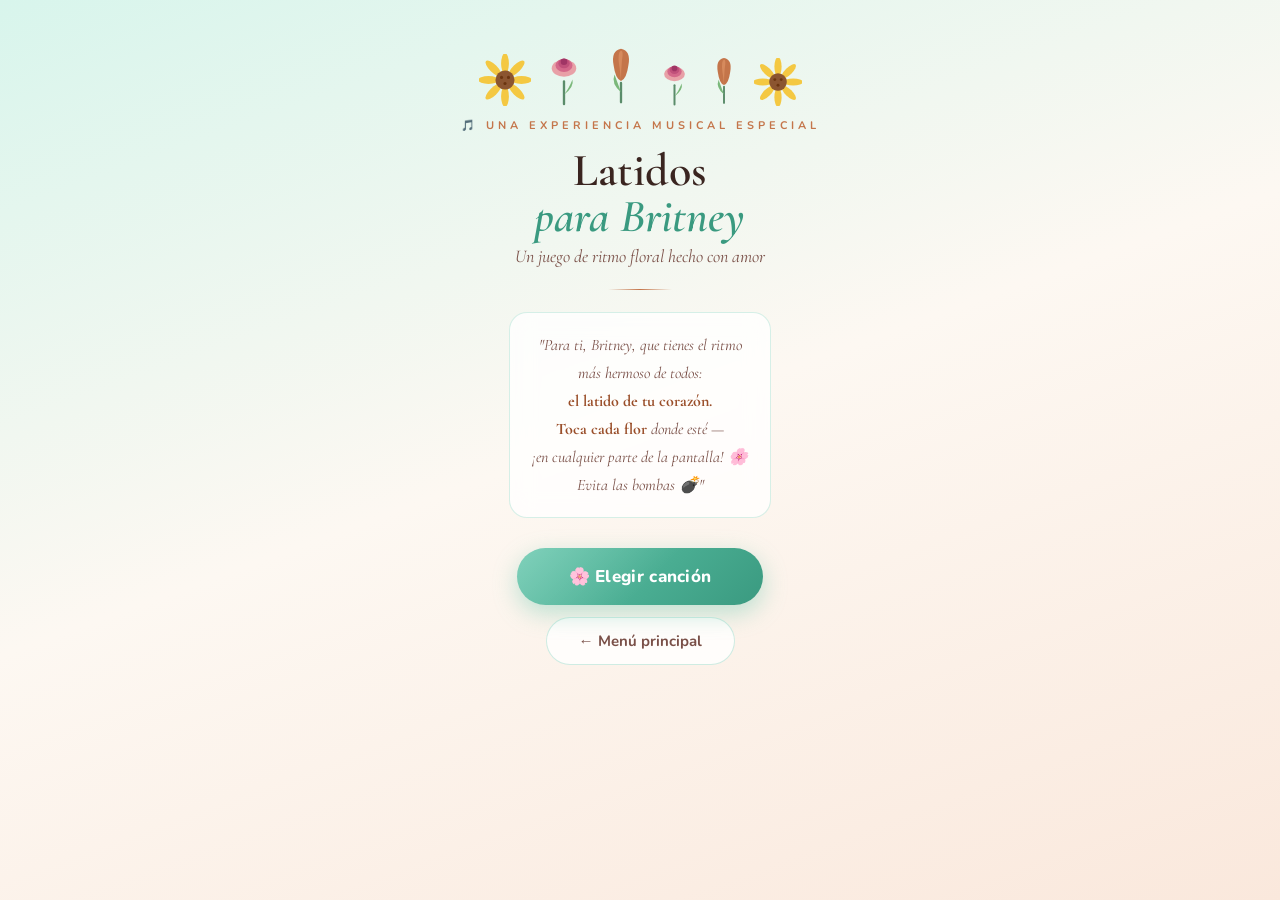
<file: ritmo.html>
<!DOCTYPE html>
<html lang="es">
<head>
<meta charset="UTF-8">
<meta name="viewport" content="width=device-width, initial-scale=1.0, maximum-scale=1.0, user-scalable=no">
<title>Latidos para Britney 🌸</title>
<link rel="preconnect" href="https://fonts.googleapis.com">
<link href="https://fonts.googleapis.com/css2?family=Cormorant+Garamond:ital,wght@0,300;0,400;0,500;0,600;1,300;1,400;1,500&family=Nunito:wght@300;400;600;700;800&display=swap" rel="stylesheet">
<style>
*,*::before,*::after{
  box-sizing:border-box;margin:0;padding:0;
  -webkit-tap-highlight-color:transparent;
  user-select:none;-webkit-user-select:none;
}

:root{
  --tf:#5DC4A8; --tf-l:#9DDECA; --tf-d:#3A9A80; --tf-p:#E0F5EF;
  --wh:#FFFDF9; --cr:#FDF6EE;
  --tc:#C4754A; --tc-l:#E8A07A; --tc-p:#FAE8DC; --tc-d:#9A4F2A;
  --gd:#D4AF6A; --gd-l:#EDD89A;
  --tx:#3A2520; --tx-m:#7A5048; --tx-l:#AA8070;
  --r:16px;
  --note-sz:54px;
  --lg:8px;
}

html,body{
  height:100%;overflow:hidden;
  font-family:'Nunito',sans-serif;
  background:var(--cr);color:var(--tx);
  touch-action:none;
  -webkit-font-smoothing:antialiased;
  overscroll-behavior:none;
}

#rapp{height:100%;position:relative;overflow:hidden}

.rscreen{
  position:absolute;inset:0;
  display:flex;flex-direction:column;
  opacity:0;pointer-events:none;
  transition:opacity .4s ease;
  overflow:hidden;
}
.rscreen.ron{opacity:1;pointer-events:all}

/* ── FLOATING PETALS ── */
#rpetals{position:fixed;inset:0;pointer-events:none;z-index:0;overflow:hidden}
.rpetal{position:absolute;opacity:.3;animation:pfall linear infinite}
@keyframes pfall{
  0%  {transform:translateY(-40px) rotate(0deg);opacity:.38}
  100%{transform:translateY(110vh) rotate(400deg);opacity:0}
}

/* ── BUTTONS ── */
.btn-prime{
  background:linear-gradient(135deg,var(--tf) 0%,var(--tf-d) 100%);
  color:#fff;border:none;border-radius:30px;
  padding:17px 52px;
  font-family:'Nunito',sans-serif;font-size:17px;font-weight:800;letter-spacing:.3px;
  cursor:pointer;position:relative;overflow:hidden;
  box-shadow:0 8px 24px rgba(93,196,168,.4);
  transition:transform .15s,box-shadow .15s;
  display:inline-block;text-decoration:none;
}
.btn-prime::after{
  content:'';position:absolute;inset:0;
  background:linear-gradient(135deg,rgba(255,255,255,.22) 0%,transparent 55%);
  pointer-events:none;
}
.btn-prime:active{transform:scale(.97)}
.btn-sec{
  background:rgba(255,255,255,.8);
  color:var(--tx-m);
  border:1px solid rgba(93,196,168,.3);
  border-radius:30px;padding:13px 32px;
  font-family:'Nunito',sans-serif;font-size:15px;font-weight:700;
  cursor:pointer;transition:all .15s;
  display:inline-block;text-decoration:none;margin-top:12px;
}
.btn-sec:active{transform:scale(.97);background:var(--tf-p)}
.btn-back{
  background:rgba(255,255,255,.8);
  border:1px solid rgba(93,196,168,.25);
  border-radius:50%;width:40px;height:40px;
  font-size:18px;cursor:pointer;flex-shrink:0;color:var(--tx-m);
  display:flex;align-items:center;justify-content:center;
}

/* ── WELCOME SCREEN ── */
#rsw{
  background:linear-gradient(160deg,#D8F5EC 0%,#FDF8F2 48%,#FAE8DC 100%);
  align-items:center;overflow-y:auto;z-index:1;
}
.rw-flowers{
  width:100%;padding:32px 20px 6px;
  display:flex;justify-content:center;
  position:relative;z-index:1;
}
.rw-content{
  padding:6px 28px 56px;
  display:flex;flex-direction:column;
  align-items:center;text-align:center;
  width:100%;max-width:420px;
  position:relative;z-index:1;
}
.rw-badge{
  font-size:11px;letter-spacing:4px;text-transform:uppercase;
  color:var(--tc);font-weight:700;margin-bottom:14px;
}
.rw-title{
  font-family:'Cormorant Garamond',serif;
  font-size:46px;font-weight:600;line-height:1.0;
  color:var(--tx);margin-bottom:6px;
}
.rw-title em{color:var(--tf-d);font-style:italic}
.rw-sub{
  font-family:'Cormorant Garamond',serif;
  font-size:18px;font-style:italic;
  color:var(--tx-m);margin-bottom:22px;
}
.rw-divider{
  width:64px;height:1px;margin:0 auto 22px;
  background:linear-gradient(to right,transparent,var(--tc),transparent);
}
.rw-dedica{
  background:rgba(255,255,255,.76);
  backdrop-filter:blur(12px);
  border:1px solid rgba(93,196,168,.25);
  border-radius:18px;padding:18px 22px;
  font-family:'Cormorant Garamond',serif;
  font-size:16px;font-style:italic;
  line-height:1.75;color:var(--tx-m);
  margin-bottom:30px;max-width:320px;
}
.rw-dedica strong{color:var(--tc-d);font-style:normal}

/* ── SONG SELECTION ── */
#rss{background:var(--cr);z-index:1}
.rss-hdr{
  background:rgba(253,246,238,.96);
  backdrop-filter:blur(12px);
  padding:12px 18px 10px;
  border-bottom:1px solid rgba(93,196,168,.18);
  display:flex;align-items:center;gap:12px;flex-shrink:0;
}
.rss-hdr-title{
  font-family:'Cormorant Garamond',serif;
  font-size:22px;font-weight:600;color:var(--tx);flex:1;
}
.rss-body{
  flex:1;overflow-y:auto;
  padding:16px 16px 40px;
  display:flex;flex-direction:column;gap:14px;
}
.scard{
  background:rgba(255,255,255,.88);
  backdrop-filter:blur(10px);
  border:1px solid rgba(93,196,168,.2);
  border-radius:20px;padding:16px 18px;
  display:flex;align-items:center;gap:14px;
  box-shadow:0 3px 14px rgba(60,30,20,.07);
  transition:transform .15s;
}
.scard:active{transform:scale(.985)}
.scard-emoji{
  font-size:30px;flex-shrink:0;
  width:54px;height:54px;
  background:linear-gradient(135deg,var(--tf-p),var(--tc-p));
  border-radius:50%;
  display:flex;align-items:center;justify-content:center;
}
.scard-info{flex:1;min-width:0}
.scard-titulo{
  font-family:'Cormorant Garamond',serif;
  font-size:20px;font-weight:600;color:var(--tx);
  line-height:1.2;margin-bottom:2px;
}
.scard-artista{font-size:12px;color:var(--tx-l);margin-bottom:5px}
.scard-frase{
  font-family:'Cormorant Garamond',serif;
  font-size:13px;font-style:italic;color:var(--tx-m);
  margin-bottom:8px;line-height:1.4;
}
.scard-meta{display:flex;gap:7px;flex-wrap:wrap;align-items:center}
.scard-tag{
  font-size:10px;font-weight:800;letter-spacing:.5px;
  padding:3px 8px;border-radius:10px;text-transform:uppercase;
}
.tag-suave{background:var(--tf-p);color:var(--tf-d)}
.tag-media{background:var(--tc-p);color:var(--tc-d)}
.scard-rec{
  font-size:11px;color:var(--gd);font-weight:700;
  display:flex;align-items:center;gap:3px;
}
.scard-btn{
  background:linear-gradient(135deg,var(--tf),var(--tf-d));
  color:#fff;border:none;border-radius:50%;
  width:46px;height:46px;font-size:20px;
  cursor:pointer;flex-shrink:0;
  display:flex;align-items:center;justify-content:center;
  box-shadow:0 4px 14px rgba(93,196,168,.4);
  transition:transform .15s;
}
.scard-btn:active{transform:scale(.9)}

/* ── GAME SCREEN ── */
#rsg{
  background:linear-gradient(180deg,#17271f 0%,#1e3028 100%);
  z-index:1;
}
.rg-hdr{
  background:rgba(12,22,18,.9);
  backdrop-filter:blur(12px);
  padding:8px 14px 6px;
  border-bottom:1px solid rgba(93,196,168,.12);
  flex-shrink:0;
}
.rg-song-nm{
  font-family:'Cormorant Garamond',serif;
  font-size:13px;font-style:italic;color:rgba(157,222,202,.75);
  text-align:center;margin-bottom:5px;
}
.rg-stats-row{display:flex;justify-content:space-between;align-items:center}
.rg-stat{display:flex;flex-direction:column;align-items:center}
.rg-stat-lbl{
  font-size:9px;text-transform:uppercase;letter-spacing:1.5px;
  color:rgba(157,222,202,.45);
}
.rg-stat-v{
  font-family:'Cormorant Garamond',serif;
  font-size:26px;font-weight:500;color:#fff;line-height:1;
}
.rg-stat-combo{color:var(--gd-l)}
.combo-pulse{animation:cpulse .22s ease}
@keyframes cpulse{0%,100%{transform:scale(1)}50%{transform:scale(1.3)}}
.rg-ctrls{display:flex;gap:7px}
.rg-cbtn{
  background:rgba(255,255,255,.09);
  border:1px solid rgba(93,196,168,.18);
  border-radius:8px;padding:5px 9px;
  color:rgba(157,222,202,.75);
  font-family:'Nunito',sans-serif;font-size:11px;font-weight:700;
  cursor:pointer;white-space:nowrap;
}
.rg-cbtn:active{background:rgba(255,255,255,.18)}

/* Progress */
.rg-prog-rail{height:2px;background:rgba(93,196,168,.1);flex-shrink:0}
.rg-prog-fill{
  height:100%;
  background:linear-gradient(to right,var(--tf),var(--tc-l));
  transition:width .3s ease;width:0%;
}

/* Lane area */
.rg-area{
  flex:1;display:flex;
  padding:8px var(--lg) var(--lg);
  gap:var(--lg);
  position:relative;
  min-height:0;
}
.rg-lane{
  flex:1;position:relative;
  border-radius:14px;
  overflow:hidden;
}
.rl0{background:linear-gradient(180deg,rgba(93,196,168,.06),rgba(93,196,168,.14))}
.rl1{background:linear-gradient(180deg,rgba(196,117,74,.06),rgba(196,117,74,.14))}
.rl2{background:linear-gradient(180deg,rgba(212,175,106,.06),rgba(212,175,106,.14))}
.rg-lane-line{
  position:absolute;top:0;bottom:0;left:50%;
  width:1px;transform:translateX(-50%);
  background:repeating-linear-gradient(
    to bottom,
    rgba(255,255,255,.035) 0,rgba(255,255,255,.035) 5px,
    transparent 5px,transparent 14px);
}

/* Notes container — full lane height */
.rg-notes-cn{
  position:absolute;inset:0;
  pointer-events:none;
  overflow:hidden;
}

/* Individual note */
.rnote{
  position:absolute;
  width:var(--note-sz);height:var(--note-sz);
  left:50%;transform:translateX(-50%) translateY(-64px);
  border-radius:50%;
  display:flex;align-items:center;justify-content:center;
  font-size:22px;
  pointer-events:all;z-index:10;
  cursor:pointer;
  touch-action:none;
}
.rnote.nl0{
  background:radial-gradient(circle at 35% 35%,rgba(157,222,202,.92),rgba(58,154,128,.82));
  box-shadow:0 0 18px rgba(93,196,168,.65),0 2px 8px rgba(0,0,0,.35);
}
.rnote.nl1{
  background:radial-gradient(circle at 35% 35%,rgba(232,160,112,.92),rgba(196,117,74,.82));
  box-shadow:0 0 18px rgba(196,117,74,.55),0 2px 8px rgba(0,0,0,.35);
}
.rnote.nl2{
  background:radial-gradient(circle at 35% 35%,rgba(237,216,154,.92),rgba(212,175,106,.82));
  box-shadow:0 0 18px rgba(212,175,106,.55),0 2px 8px rgba(0,0,0,.35);
}

/* BOMB — visually obvious red */
.rnote.rbomb{
  background:radial-gradient(circle at 30% 30%,#FF7070,#BB0000) !important;
  box-shadow:0 0 22px rgba(210,20,20,.85),0 2px 8px rgba(0,0,0,.5) !important;
  border:2.5px solid rgba(255,100,100,.7) !important;
}
/* Only opacity in keyframes — NEVER transform (game loop writes it each rAF) */
@keyframes bomb-pulse{
  0%,100%{opacity:.82;box-shadow:0 0 16px rgba(210,20,20,.7),0 2px 8px rgba(0,0,0,.5)}
  50%    {opacity:1  ;box-shadow:0 0 34px rgba(255,40,40,.95),0 2px 8px rgba(0,0,0,.5)}
}
.rnote.rbomb{animation:bomb-pulse .7s ease-in-out infinite}

/* Note disappear on tap (scale-up + fade) */
.rnote.n-pop{
  animation:note-pop .3s ease-out forwards !important;
  pointer-events:none;
}
@keyframes note-pop{
  0%  {opacity:1;transform:translateX(-50%) scale(1)}
  45% {opacity:.8;transform:translateX(-50%) scale(2.2)}
  100%{opacity:0;transform:translateX(-50%) scale(3)}
}
.rnote.n-bomb-pop{
  animation:bomb-pop .35s ease-out forwards !important;
  pointer-events:none;
}
@keyframes bomb-pop{
  0%  {opacity:1;transform:translateX(-50%) scale(1)                   }
  30% {opacity:.9;transform:translateX(-50%) scale(2.4) rotate(-12deg)}
  65% {opacity:.6;transform:translateX(-50%) scale(2.9) rotate(7deg)  }
  100%{opacity:0;transform:translateX(-50%) scale(3.5)                 }
}

/* Burst / explosion rings at note position */
.rburst-hit{
  position:fixed;border-radius:50%;pointer-events:none;z-index:200;
  animation:burst-ring .45s ease-out forwards;
}
.rburst-bomb{
  position:fixed;border-radius:50%;pointer-events:none;z-index:200;
  animation:burst-ring-bomb .5s ease-out forwards;
}
@keyframes burst-ring{
  0%  {opacity:.9;transform:scale(.2)}
  50% {opacity:.6;transform:scale(1.1)}
  100%{opacity:0;transform:scale(1.9)}
}
@keyframes burst-ring-bomb{
  0%  {opacity:1;transform:scale(.2)}
  40% {opacity:.8;transform:scale(1.3)}
  100%{opacity:0;transform:scale(2.2)}
}

/* Particles */
.rparticle{
  position:fixed;pointer-events:none;z-index:199;
  animation:particle-fly var(--dur,.5s) ease-out forwards;
}
@keyframes particle-fly{
  0%  {opacity:1;transform:translate(0,0) scale(1)}
  100%{opacity:0;transform:translate(var(--px,0px),var(--py,0px)) scale(.2)}
}

/* Lane flash feedback */
@keyframes lane-hit{
  0%,100%{}
  40%{background:rgba(93,196,168,.32)}
}
@keyframes lane-hit1{
  0%,100%{}
  40%{background:rgba(196,117,74,.28)}
}
@keyframes lane-hit2{
  0%,100%{}
  40%{background:rgba(212,175,106,.28)}
}
@keyframes lane-bomb{
  0%,100%{}
  40%{background:rgba(220,50,50,.35)}
}
.rl0.lf-hit {animation:lane-hit  .28s ease}
.rl1.lf-hit {animation:lane-hit1 .28s ease}
.rl2.lf-hit {animation:lane-hit2 .28s ease}
.rg-lane.lf-bomb{animation:lane-bomb .28s ease}

/* Feedback text layer */
.rg-fblayer{
  position:absolute;top:22%;left:0;right:0;z-index:20;
  display:flex;flex-direction:column;align-items:center;
  pointer-events:none;
}
.rfbw{
  font-family:'Cormorant Garamond',serif;
  font-size:26px;font-weight:600;color:#fff;
  text-shadow:0 2px 12px rgba(0,0,0,.5);
  animation:fbpop .52s ease forwards;
}
.rfbw.rfp{color:#9DDECA}
.rfbw.rfg{color:#EDD89A}
.rfbw.rfm{color:rgba(255,130,110,.82);font-size:18px}
@keyframes fbpop{
  0%  {opacity:0;transform:scale(.65) translateY(10px)}
  28% {opacity:1;transform:scale(1.08) translateY(-4px)}
  68% {opacity:1;transform:scale(1) translateY(0)}
  100%{opacity:0;transform:scale(.92) translateY(-14px)}
}

/* Combo banner */
.rcbanner{
  position:absolute;top:45%;left:50%;
  transform:translate(-50%,-50%);
  z-index:25;pointer-events:none;
  text-align:center;
  animation:cbbanner 2.4s ease forwards;
}
@keyframes cbbanner{
  0%  {opacity:0;transform:translate(-50%,-50%) scale(.5)}
  14% {opacity:1;transform:translate(-50%,-50%) scale(1.06)}
  72% {opacity:1;transform:translate(-50%,-50%) scale(1)}
  100%{opacity:0;transform:translate(-50%,-60%) scale(.94)}
}
.rcb-num{
  font-family:'Cormorant Garamond',serif;
  font-size:58px;font-weight:600;color:var(--gd-l);
  text-shadow:0 0 22px rgba(212,175,106,.65),0 2px 10px rgba(0,0,0,.55);
}
.rcb-txt{
  font-family:'Cormorant Garamond',serif;
  font-size:17px;font-style:italic;
  color:rgba(255,255,255,.82);margin-top:-6px;
}

/* Romantic message popup */
.rmsg{
  position:absolute;
  top:35%;left:50%;transform:translateX(-50%);
  z-index:30;pointer-events:none;
  background:rgba(14,32,26,.88);
  backdrop-filter:blur(14px);
  border:1px solid rgba(93,196,168,.28);
  border-radius:20px;padding:11px 18px;
  text-align:center;
  max-width:min(270px,84vw);
  animation:msgfl 3s ease forwards;
}
@keyframes msgfl{
  0%  {opacity:0;transform:translateX(-50%) translateY(18px)}
  10% {opacity:1;transform:translateX(-50%) translateY(0)}
  78% {opacity:1;transform:translateX(-50%) translateY(-7px)}
  100%{opacity:0;transform:translateX(-50%) translateY(-16px)}
}
.rmsg-tx{
  font-family:'Cormorant Garamond',serif;
  font-size:15px;font-style:italic;
  color:rgba(255,255,255,.9);line-height:1.5;
}

/* Multiplier badge */
.rmult{
  position:absolute;top:8px;right:8px;z-index:22;
  font-size:11px;font-weight:800;
  color:var(--gd-l);font-family:'Nunito',sans-serif;
  letter-spacing:.5px;pointer-events:none;
  text-shadow:0 1px 6px rgba(0,0,0,.6);
  opacity:0;transition:opacity .3s;
}
.rmult.vis{opacity:1}

/* Paused overlay */
.rg-paused{
  position:absolute;inset:0;z-index:50;
  background:rgba(8,20,15,.87);
  backdrop-filter:blur(10px);
  display:flex;flex-direction:column;
  align-items:center;justify-content:center;gap:14px;
  opacity:0;pointer-events:none;transition:opacity .25s;
}
.rg-paused.vis{opacity:1;pointer-events:all}
.rg-paused-ttl{
  font-family:'Cormorant Garamond',serif;
  font-size:38px;font-weight:600;color:#fff;margin-bottom:6px;
}
.rg-pbtn{
  background:rgba(255,255,255,.09);
  border:1px solid rgba(93,196,168,.25);
  border-radius:20px;padding:12px 30px;
  color:rgba(157,222,202,.85);
  font-family:'Nunito',sans-serif;font-size:14px;font-weight:700;
  cursor:pointer;width:min(220px,70vw);text-align:center;
}
.rg-pbtn:active{background:rgba(255,255,255,.18)}
.rg-pbtn.big{
  background:linear-gradient(135deg,var(--tf),var(--tf-d));
  color:#fff;border:none;
  box-shadow:0 6px 18px rgba(93,196,168,.4);
}

/* Loading overlay */
.rg-loading{
  position:absolute;inset:0;z-index:60;
  background:rgba(8,20,15,.8);
  display:flex;flex-direction:column;
  align-items:center;justify-content:center;gap:16px;
  opacity:0;pointer-events:none;transition:opacity .3s;
}
.rg-loading.vis{opacity:1;pointer-events:all}
.rg-spin{
  width:46px;height:46px;border-radius:50%;
  border:3px solid rgba(93,196,168,.18);
  border-top-color:var(--tf-l);
  animation:spin .85s linear infinite;
}
@keyframes spin{to{transform:rotate(360deg)}}
.rg-load-tx{
  font-family:'Cormorant Garamond',serif;
  font-size:18px;font-style:italic;color:rgba(157,222,202,.8);
}

/* ── RESULTS SCREEN ── */
#rsr{
  background:linear-gradient(160deg,var(--tf-p) 0%,var(--wh) 40%,var(--tc-p) 100%);
  align-items:center;overflow-y:auto;z-index:1;
  padding:36px 24px 56px;text-align:center;
}
.rr-icon{font-size:64px;margin-bottom:12px;animation:rrb-in .55s cubic-bezier(.34,1.56,.64,1)}
@keyframes rrb-in{from{transform:scale(0);opacity:0}to{transform:scale(1);opacity:1}}
.rr-title{
  font-family:'Cormorant Garamond',serif;
  font-size:34px;font-weight:600;color:var(--tx);margin-bottom:4px;
}
.rr-sub{
  font-family:'Cormorant Garamond',serif;
  font-size:17px;font-style:italic;color:var(--tx-m);margin-bottom:10px;
}
.rr-rec-badge{
  background:linear-gradient(135deg,var(--gd),var(--gd-l));
  color:#fff;padding:5px 16px;border-radius:12px;
  font-size:12px;font-weight:800;letter-spacing:.4px;
  display:inline-block;margin-bottom:20px;
  box-shadow:0 4px 12px rgba(212,175,106,.4);
}
.rr-stats{
  background:rgba(255,255,255,.76);
  backdrop-filter:blur(10px);
  border-radius:20px;padding:18px 22px;
  width:100%;max-width:300px;margin-bottom:18px;
  border:1px solid rgba(93,196,168,.2);
}
.rr-row{
  display:flex;justify-content:space-between;align-items:center;
  padding:9px 0;border-bottom:1px solid rgba(93,196,168,.1);
}
.rr-row:last-child{border:none}
.rr-lbl{font-size:13.5px;color:var(--tx-m)}
.rr-val{
  font-family:'Cormorant Garamond',serif;
  font-size:20px;font-weight:500;color:var(--tx);
}
.rr-val.gold{color:var(--gd)}
.rr-love{
  background:linear-gradient(135deg,#FFF8F0,#FFF0F8);
  border:1.5px solid rgba(196,117,74,.2);
  border-radius:18px;padding:18px 22px;
  max-width:300px;margin-bottom:20px;
}
.rr-love-ic{font-size:28px;margin-bottom:8px}
.rr-love-tx{
  font-family:'Cormorant Garamond',serif;
  font-size:16px;font-style:italic;
  color:var(--tx-m);line-height:1.65;
}
.rr-acts{display:flex;flex-direction:column;align-items:center;width:100%;max-width:280px}

/* ── TOASTS ── */
#rtoast{
  position:fixed;bottom:40px;left:50%;
  transform:translateX(-50%);
  z-index:200;pointer-events:none;
  display:flex;flex-direction:column;align-items:center;gap:8px;
  width:min(300px,90vw);
}
.rtoast-item{
  background:rgba(255,253,249,.97);
  backdrop-filter:blur(12px);
  border:1px solid rgba(93,196,168,.3);
  border-radius:24px;padding:10px 20px;text-align:center;
  box-shadow:0 4px 16px rgba(60,30,20,.12);
  animation:ti-in .4s cubic-bezier(.34,1.56,.64,1),
             ti-out .35s ease 2.8s forwards;
}
.rtoast-em{font-size:16px;margin-bottom:2px}
.rtoast-tx{
  font-family:'Cormorant Garamond',serif;
  font-size:14px;font-style:italic;color:var(--tx);
}
@keyframes ti-in {from{opacity:0;transform:scale(.8) translateY(16px)}to{opacity:1;transform:scale(1) translateY(0)}}
@keyframes ti-out{from{opacity:1}to{opacity:0;transform:scale(.9) translateY(-8px)}}

/* ── CONFETTI ── */
#rsparks{position:fixed;inset:0;pointer-events:none;z-index:199;overflow:hidden}
.rconfp{
  position:absolute;border-radius:50%;
  animation:conffall linear forwards;
}
@keyframes conffall{
  0%  {transform:translateY(-20px) rotate(0);opacity:1}
  100%{transform:translateY(110vh) rotate(720deg);opacity:0}
}

/* ── MODE SELECTOR ── */
.rmode-wrap{
  display:flex;align-items:center;gap:10px;
  padding:9px 18px 8px;
  background:rgba(253,246,238,.95);
  border-bottom:1px solid rgba(93,196,168,.13);
  flex-shrink:0;
  flex-wrap:wrap;
}
.rmode-lbl{
  font-size:12px;font-weight:700;letter-spacing:.5px;
  color:var(--tx-m);white-space:nowrap;
  font-family:'Nunito',sans-serif;
}
.rmode-btns{display:flex;gap:6px}
.rmode-btn{
  padding:7px 16px;border-radius:20px;
  font-family:'Nunito',sans-serif;font-size:12px;font-weight:800;
  border:1.5px solid rgba(93,196,168,.3);
  background:rgba(255,255,255,.8);
  color:var(--tx-m);cursor:pointer;
  transition:all .18s;letter-spacing:.2px;
}
.rmode-btn.active{
  background:linear-gradient(135deg,var(--tf),var(--tf-d));
  color:#fff;border-color:transparent;
  box-shadow:0 4px 14px rgba(93,196,168,.38);
}
.rmode-btn.active-dif{
  background:linear-gradient(135deg,var(--gd),var(--tc));
  color:#fff;border-color:transparent;
  box-shadow:0 4px 14px rgba(212,175,106,.38);
}
.rmode-btn:active{transform:scale(.97)}
.rmode-desc{
  font-size:10.5px;color:var(--tx-l);
  font-family:'Cormorant Garamond',serif;
  font-style:italic;
  flex-basis:100%;
}

/* ── MODE BADGE IN HUD ── */
.rg-mode-badge{
  font-size:9px;font-weight:800;
  letter-spacing:.8px;text-transform:uppercase;
  padding:3px 8px;border-radius:8px;
  background:rgba(93,196,168,.18);
  color:rgba(157,222,202,.85);
  border:1px solid rgba(93,196,168,.22);
  font-family:'Nunito',sans-serif;
}
.rg-mode-badge.dificil{
  background:rgba(212,175,106,.18);
  color:rgba(237,216,154,.92);
  border-color:rgba(212,175,106,.28);
}
.rg-mode-badge.facil{
  background:rgba(157,222,202,.18);
  color:rgba(93,196,168,.95);
  border-color:rgba(93,196,168,.22);
}

/* ── Anti-zoom: buttons use manipulation (tap ok, double-tap zoom blocked) */
button,a,.scard,.rmode-btn{touch-action:manipulation}

/* ── Game area notes stay with none (full custom gesture control) */
.rg-notes-cn,.rnote,.rg-lane,.rg-area{touch-action:none}
</style>
</head>
<body>

<div id="rapp">

<div id="rpetals"></div>

<!-- WELCOME SCREEN -->
<div id="rsw" class="rscreen ron">
  <div class="rw-flowers" id="rwf"></div>
  <div class="rw-content">
    <div class="rw-badge">🎵 Una experiencia musical especial</div>
    <h1 class="rw-title">Latidos<br><em>para Britney</em></h1>
    <p class="rw-sub">Un juego de ritmo floral hecho con amor</p>
    <div class="rw-divider"></div>
    <div class="rw-dedica">
      "Para ti, Britney, que tienes el ritmo<br>
      más hermoso de todos:<br>
      <strong>el latido de tu corazón.</strong><br>
      <strong>Toca cada flor</strong> donde esté —<br>
      ¡en cualquier parte de la pantalla! 🌸<br>
      Evita las bombas 💣"
    </div>
    <button class="btn-prime" onclick="showR('rss')">🌸 Elegir canción</button>
    <a href="index.html" class="btn-sec">← Menú principal</a>
  </div>
</div>

<!-- SONG SELECTION -->
<div id="rss" class="rscreen">
  <div class="rss-hdr">
    <button class="btn-back" onclick="showR('rsw')">←</button>
    <span class="rss-hdr-title">🎶 Elige una canción</span>
  </div>
  <div class="rmode-wrap">
    <span class="rmode-lbl">Dificultad:</span>
    <div class="rmode-btns">
      <button class="rmode-btn" id="mbtn-facil"   onclick="setMode('facil')">🌱 Fácil</button>
      <button class="rmode-btn active" id="mbtn-medio"   onclick="setMode('medio')">🌸 Medio</button>
      <button class="rmode-btn" id="mbtn-dificil" onclick="setMode('dificil')">🌟 Difícil</button>
    </div>
    <span class="rmode-desc" id="rmode-desc">Velocidad media — toca las flores</span>
  </div>
  <div class="rss-body" id="rss-body"></div>
</div>

<!-- GAME SCREEN -->
<div id="rsg" class="rscreen">
  <div class="rg-loading" id="rgloading">
    <div class="rg-spin"></div>
    <div class="rg-load-tx">Preparando la música...</div>
  </div>

  <div class="rg-hdr">
    <div class="rg-song-nm" id="rg-song-nm">—</div>
    <div class="rg-stats-row">
      <div class="rg-stat">
        <div class="rg-stat-lbl">Puntaje</div>
        <div class="rg-stat-v" id="rg-score">0</div>
      </div>
      <div class="rg-stat">
        <div class="rg-stat-lbl">✨ Combo</div>
        <div class="rg-stat-v rg-stat-combo" id="rg-combo">0</div>
      </div>
      <div class="rg-stat">
        <div class="rg-stat-lbl">Tocadas</div>
        <div class="rg-stat-v" id="rg-prec">—</div>
      </div>
      <div style="display:flex;flex-direction:column;align-items:center;gap:4px">
        <span class="rg-mode-badge" id="rg-mode-badge">🌸 MEDIO</span>
        <div class="rg-ctrls">
          <button class="rg-cbtn" id="rg-mute" onclick="toggleMute()">🔊</button>
          <button class="rg-cbtn" onclick="togglePause()">⏸</button>
          <button class="rg-cbtn" onclick="exitToSelect()">✕</button>
        </div>
      </div>
    </div>
  </div>

  <div class="rg-prog-rail"><div class="rg-prog-fill" id="rgprog"></div></div>

  <div class="rg-area" id="rgarea">
    <div class="rg-lane rl0" id="rl0">
      <div class="rg-lane-line"></div>
      <div class="rg-notes-cn" id="rnc0"></div>
    </div>
    <div class="rg-lane rl1" id="rl1">
      <div class="rg-lane-line"></div>
      <div class="rg-notes-cn" id="rnc1"></div>
    </div>
    <div class="rg-lane rl2" id="rl2">
      <div class="rg-lane-line"></div>
      <div class="rg-notes-cn" id="rnc2"></div>
    </div>

    <div class="rg-fblayer" id="rgfb"></div>
    <div id="rgbanners" style="position:absolute;inset:0;pointer-events:none;z-index:25"></div>
    <div id="rgmsgs"    style="position:absolute;inset:0;pointer-events:none;z-index:30"></div>
    <div class="rmult" id="rgmult">x1</div>
  </div>

  <div class="rg-paused" id="rgpaused">
    <div class="rg-paused-ttl">⏸ Pausa</div>
    <button class="rg-pbtn big" onclick="togglePause()">▶ Continuar</button>
    <button class="rg-pbtn"     onclick="restartSong()">↺ Reiniciar</button>
    <button class="rg-pbtn"     onclick="exitToSelect()">✕ Salir</button>
  </div>
</div>

<!-- RESULTS SCREEN -->
<div id="rsr" class="rscreen">
  <div class="rr-icon" id="rr-icon">🌸</div>
  <h2 class="rr-title">¡Hermoso, Britney!</h2>
  <p class="rr-sub"  id="rr-sub">Canción completada</p>
  <div class="rr-rec-badge" id="rr-badge" style="display:none">🏆 ¡Nuevo Récord Personal!</div>
  <div class="rr-stats">
    <div class="rr-row"><span class="rr-lbl">Puntaje final</span>    <span class="rr-val gold" id="rr-score">0</span></div>
    <div class="rr-row"><span class="rr-lbl">Flores tocadas</span>   <span class="rr-val"      id="rr-prec">0</span></div>
    <div class="rr-row"><span class="rr-lbl">Mejor combo</span>      <span class="rr-val"      id="rr-combo">0</span></div>
    <div class="rr-row"><span class="rr-lbl">🏆 Récord anterior</span><span class="rr-val gold" id="rr-record">—</span></div>
    <div class="rr-row"><span class="rr-lbl">Flores perdidas</span>  <span class="rr-val"      id="rr-miss">0</span></div>
    <div class="rr-row"><span class="rr-lbl">Bombas tocadas 💣</span><span class="rr-val"      id="rr-perfs">0</span></div>
  </div>
  <div class="rr-love">
    <div class="rr-love-ic">💌</div>
    <p class="rr-love-tx" id="rr-msg"></p>
  </div>
  <div class="rr-acts">
    <button class="btn-prime" onclick="retrySong()">↺ Volver a jugar</button>
    <button class="btn-sec"   onclick="showR('rss')">🎵 Elegir otra canción</button>
    <button class="btn-sec"   onclick="showR('rsw')">🌸 Inicio</button>
  </div>
</div>

</div><!-- #rapp -->

<div id="rsparks"></div>
<div id="rtoast"></div>

<script>
'use strict';

/* ── SCORING ── */
const SC_HIT      = 120;   // points per flower tapped
const SC_COMBO_B  = 8;     // bonus per combo level
const SC_BOMB_PEN = 80;    // penalty for tapping a bomb

const COMBO_MILES = [5, 10, 15, 20, 30, 50, 75, 100];

/* ── SPEED PRESETS ── */
const SPEED_PRESETS = {
  facil:   { start: 4200, end: 1600 },
  medio:   { start: 2800, end: 480  },
  dificil: { start: 1300, end: 350  },
};

function getDynamicTravelMs(progress) {
  const preset = SPEED_PRESETS[G.mode] || SPEED_PRESETS.medio;
  const p = Math.max(0, Math.min(1, progress));
  let eased;
  if (G.mode === 'dificil') {
    const base = p * p * p * p * p;
    const kick = p > 0.70 ? (p - 0.70) / 0.30 * 0.30 : 0;
    eased = Math.min(1, base + kick);
  } else if (G.mode === 'facil') {
    eased = p * p; // easeInQuad — gentle ramp
  } else {
    eased = p * p * p * p; // easeInQuart
  }
  return preset.start + (preset.end - preset.start) * eased;
}

/* ── SONG DATA ── */
const SONGS = [
  {
    id:'vida-encontre',
    titulo:'Vida encontré',
    artista:'Majo y Dan',
    archivo:'audio/vida-encontre.mp3',
    emoji:'🌿',
    frase:'Donde tú estás, hay vida y plenitud',
    bpmManual:76,
    offsetManual:2.0,
    dificultad:'Suave',
  },
  {
    id:'vamos-bien',
    titulo:'Vamos bien',
    artista:'Majo y Dan',
    archivo:'audio/vamos-bien.mp3',
    emoji:'🌸',
    frase:'Juntos en Su amor, vamos bien',
    bpmManual:88,
    offsetManual:1.5,
    dificultad:'Media',
  },
  {
    id:'aleluya-bodas',
    titulo:'Aleluya',
    artista:'Versión para bodas',
    archivo:'audio/aleluya-bodas.mp3',
    emoji:'🕊️',
    frase:'Todo es gracia en el amor eterno',
    bpmManual:72,
    offsetManual:2.2,
    dificultad:'Suave',
  },
  {
    id:'un-pacto-con-dios',
    titulo:'Un pacto con Dios',
    artista:'Canción cristiana',
    archivo:'audio/un-pacto-con-dios.mp3',
    emoji:'💒',
    frase:'Unidos ante Él, por siempre',
    bpmManual:70,
    offsetManual:2.5,
    dificultad:'Suave',
  },
  {
    id:'tu-poeta',
    titulo:'Tu Poeta',
    artista:'Alex Campos',
    archivo:'audio/tu-poeta.mp3',
    emoji:'✨',
    frase:'Eres mi inspiración, mi musa, mi amor',
    bpmManual:80,
    offsetManual:1.8,
    dificultad:'Media',
  },
  {
    id:'solo-a-tu-lado',
    titulo:'Solo a tu lado',
    artista:'Mark Harris',
    archivo:'audio/solo-a-tu-lado.mp3',
    emoji:'💑',
    frase:'Solo a tu lado es donde quiero estar',
    bpmManual:80,
    offsetManual:2.0,
    dificultad:'Media',
  },
  {
    id:'eres-tu',
    titulo:'Eres tú',
    artista:'Sary Pacheco',
    archivo:'audio/eres-tu.mp3',
    emoji:'💖',
    frase:'Eres tú quien llena todo de amor',
    bpmManual:80,
    offsetManual:2.0,
    dificultad:'Media',
  },
  {
    id:'te-quiero-buscar',
    titulo:'Te quiero buscar',
    artista:'Proyecto Dargan',
    archivo:'audio/te-quiero-buscar.mp3',
    emoji:'🙏',
    frase:'Te quiero buscar con todo mi corazón',
    bpmManual:80,
    offsetManual:2.0,
    dificultad:'Media',
  }
];

const NOTE_EM = [
  ['🌿','🌱','🍃','🌾'],
  ['🌷','🌺','🌸','💐'],
  ['🌻','⭐','💛','✨']
];

/* ── ROMANTIC MESSAGES ── */
const MSGS_COMBO = [
  "Muy bien, preciosa 🌸",
  "Qué lindo es verte brillar ✨",
  "Tu ritmo también es hermoso 💚",
  "Me encantas, de verdad 💖",
  "Tus ojitos resplandecen mis días 💫",
  "Eres una bendición hermosa 🙏",
  "Tu sonrisa alegra mi vida 🌻",
  "Dios sí que se lució contigo 🌟",
  "Tu belleza refleja la gracia de Dios 🕊️",
  "Pareces una oración respondida 💌",
  "Tu dulce voz es melodía para mis oídos 🎵",
];
const MSGS_FINAL = [
  "Hay propósito, gracia y hermosura en ti",
  "Tu dejito le da un toque especial a mi corazón",
  "Eres una bendición hermosa en mi vida",
  "Dios puso música en tu corazón",
  "Cada flor que tocas es tan especial como tú",
  "Tu sonrisa hermosa alegra mi vida entera",
  "Así como las flores necesitan luz, yo necesito tu presencia",
];
const MSGS_RECORD = [
  "¡Nuevo récord! Eres increíble, Britney 🏆",
  "¡Superaste tu récord! ¡Qué talento tan hermoso! 🌟",
  "¡Récord personal! Dios te dio mucho talento, preciosa 💫",
];

/* ── GAME STATE ── */
let G = {
  songIdx: -1,
  audio: null,
  notes: [],
  active: [],
  nextIdx: 0,
  score: 0,
  combo: 0,
  maxCombo: 0,
  hits: 0,
  missed: 0,
  bombsHit: 0,
  total: 0,
  running: false,
  paused: false,
  muted: false,
  rafId: null,
  laneH: 0,
  lastMilestone: 0,
  mode: 'medio',
  songDuration: 180,
};

/* ── SCREEN MANAGEMENT ── */
function showR(id) {
  document.querySelectorAll('.rscreen').forEach(s => s.classList.remove('ron'));
  document.getElementById(id).classList.add('ron');
}

/* ── LOCAL STORAGE ── */
function getRecords() {
  try { return JSON.parse(localStorage.getItem('brt_ritmo') || '{}'); }
  catch(e) { return {}; }
}
function saveRecord(songId, data) {
  const r = getRecords();
  if (!r[songId]) r[songId] = {};
  const c = r[songId];
  const isNew = data.score > (c.score || 0);
  if (isNew) c.score = data.score;
  c.combo = Math.max(c.combo || 0, data.combo);
  c.hits  = Math.max(c.hits  || 0, data.hits);
  localStorage.setItem('brt_ritmo', JSON.stringify(r));
  return isNew;
}

/* ── SONG CARDS ── */
function renderCards() {
  const body = document.getElementById('rss-body');
  const recs = getRecords();
  body.innerHTML = '';
  SONGS.forEach((s, i) => {
    const r = recs[s.id] || {};
    const tagCls = s.dificultad === 'Suave' ? 'tag-suave' : 'tag-media';
    body.innerHTML += `
    <div class="scard">
      <div class="scard-emoji">${s.emoji}</div>
      <div class="scard-info">
        <div class="scard-titulo">${s.titulo}</div>
        <div class="scard-artista">${s.artista}</div>
        <div class="scard-frase">${s.frase}</div>
        <div class="scard-meta">
          <span class="scard-tag ${tagCls}">${s.dificultad}</span>
          ${r.score ? `<span class="scard-rec">🏆 ${r.score.toLocaleString()}</span>` : ''}
          ${r.combo ? `<span class="scard-rec">✨ x${r.combo}</span>` : ''}
          ${r.hits  ? `<span class="scard-rec">🌸 ${r.hits}</span>` : ''}
        </div>
      </div>
      <button class="scard-btn" onclick="startSong(${i})">▶</button>
    </div>`;
  });
}

/* ── BPM DETECTION ── */
async function detectBPM(audioBuffer) {
  try {
    const sr = audioBuffer.sampleRate;
    const ch = audioBuffer.getChannelData(0);
    const fSize = Math.round(sr * 0.022);
    const nFrames = Math.floor(ch.length / fSize);
    const energy = new Float32Array(nFrames);
    for (let i = 0; i < nFrames; i++) {
      let s = 0, off = i * fSize;
      for (let j = 0; j < fSize; j++) s += ch[off + j] * ch[off + j];
      energy[i] = s / fSize;
    }
    const sorted = Float32Array.from(energy).sort();
    const thr = sorted[Math.floor(sorted.length * 0.85)];
    const minGap = Math.round(0.2 * sr / fSize);
    const peaks = [];
    for (let i = 1; i < nFrames - 1; i++) {
      if (energy[i] < thr) continue;
      if (energy[i] < energy[i-1] || energy[i] < energy[i+1]) continue;
      if (peaks.length && i - peaks[peaks.length-1] < minGap) continue;
      peaks.push(i);
    }
    if (peaks.length < 8) return null;
    const bpms = [];
    for (let i = 1; i < peaks.length; i++) {
      const iv = (peaks[i] - peaks[i-1]) * fSize / sr;
      const b = 60 / iv;
      if (b >= 55 && b <= 185) bpms.push(b);
    }
    if (bpms.length < 6) return null;
    bpms.sort((a,b) => a-b);
    const med = bpms[Math.floor(bpms.length / 2)];
    const cluster = bpms.filter(b => Math.abs(b - med) < 14);
    const avg = cluster.reduce((a,b) => a+b, 0) / cluster.length;
    const variance = cluster.reduce((a,b) => a + (b-avg)**2, 0) / cluster.length;
    if (variance > 90) return null;
    return Math.round(avg);
  } catch(e) { return null; }
}

/* ── NOTE CHART GENERATION ── */
function generateNotes(song, duration) {
  const bpm    = song._detectedBPM || song.bpmManual;
  const offset = song.offsetManual || 2.0;
  const beat   = 60 / bpm;
  const maxT   = Math.min(duration - 3.5, 195);

  const notes = [];
  let id = 0;

  const PATS = [
    [0,1,2,0,2,1,0,1,2,1,0,2,0,2,1,2],
    [1,0,2,1,2,0,1,2,0,2,1,0,2,0,1,0],
    [2,1,0,2,0,1,2,0,1,0,2,1,0,1,2,1],
    [0,2,1,0,1,2,0,2,1,2,0,1,2,1,0,2],
  ];
  let pat = 0, pos = 0, beatN = 0, t = offset;

  function noteTravel(noteTime) {
    const progress = Math.max(0, Math.min(1,
      (noteTime - offset) / Math.max(maxT - offset, 1)));
    return getDynamicTravelMs(progress) / 1000;
  }

  const recentByLane = [0, 0, 0];
  const MIN_GAP = beat * 0.38;

  function pushNote(lane, time, type) {
    if (time - recentByLane[lane] < MIN_GAP) return;
    recentByLane[lane] = time;
    const tSec = noteTravel(time);
    const eArr = NOTE_EM[lane];
    notes.push({
      id: id++, lane, time,
      emoji: type === 'bomb' ? '💣' : eArr[Math.floor(time * 10) % eArr.length],
      type,
      hit: false, missed: false, el: null,
      travelSec: tSec,
      spawnAt: time - tSec,
    });
  }

  function maybeBomb(noteTime) {
    if (G.mode !== 'dificil') return false;
    const progress = Math.max(0, Math.min(1,
      (noteTime - offset) / Math.max(maxT - offset, 1)));
    let prob;
    if      (progress < 0.30) prob = 0.18;
    else if (progress < 0.60) prob = 0.28;
    else                      prob = 0.40;
    return Math.random() < prob;
  }

  // Fill probability by mode
  const FILL = {
    facil:   { half: 0.30, quarter: 0.15, three: 0.10 },
    medio:   { half: 0.65, quarter: 0.45, three: 0.38 },
    dificil: { half: 0.75, quarter: 0.55, three: 0.45 },
  };
  const fill = FILL[G.mode] || FILL.medio;

  let lastBombLane = -1;

  while (t < maxT) {
    const lane = PATS[pat % PATS.length][pos % 16];
    const isBomb = maybeBomb(t) && lane !== lastBombLane;
    if (isBomb) lastBombLane = lane; else if (lane !== lastBombLane) lastBombLane = -1;

    pushNote(lane, t, isBomb ? 'bomb' : 'good');

    if (Math.random() < fill.half) {
      const l2 = PATS[(pat + 1) % PATS.length][(pos + 5) % 16];
      const t2 = t + beat * 0.5;
      if (t2 < maxT) pushNote(l2, t2, 'good');
    }
    if (beatN % 2 === 0 && Math.random() < fill.quarter) {
      const l3 = (lane + 2) % 3;
      const t3 = t + beat * 0.25;
      if (t3 < maxT) pushNote(l3, t3, 'good');
    }
    if (beatN % 3 === 0 && Math.random() < fill.three) {
      const l4 = (lane + 1) % 3;
      const t4 = t + beat * 0.75;
      if (t4 < maxT) pushNote(l4, t4, 'good');
    }

    beatN++;
    pos++;
    if (beatN % 16 === 0) pat = (pat + 1) % PATS.length;
    t += beat;
  }

  notes.sort((a, b) => a.time - b.time);
  return notes;
}

/* ── MEASURE AREA ── */
function measureArea() {
  const c = document.getElementById('rl0');
  G.laneH = c ? c.getBoundingClientRect().height : window.innerHeight * 0.7;
}

/* ── LOADING ── */
function setLoading(v) {
  document.getElementById('rgloading').classList.toggle('vis', v);
}

/* ── START SONG ── */
async function startSong(idx) {
  G.songIdx = idx;
  const song = SONGS[idx];

  showR('rsg');
  setLoading(true);

  if (G.audio) { try { G.audio.pause(); } catch(e){} G.audio = null; }
  if (G.rafId) { cancelAnimationFrame(G.rafId); G.rafId = null; }

  [0,1,2].forEach(l => {
    const c = document.getElementById('rnc'+l); if(c) c.innerHTML='';
  });
  document.getElementById('rgfb').innerHTML      = '';
  document.getElementById('rgbanners').innerHTML = '';
  document.getElementById('rgmsgs').innerHTML    = '';

  Object.assign(G, {
    score:0, combo:0, maxCombo:0,
    hits:0, missed:0, bombsHit:0, total:0,
    notes:[], active:[], nextIdx:0,
    running:false, paused:false, lastMilestone:0,
  });

  document.getElementById('rg-song-nm').textContent = `${song.titulo} — ${song.artista}`;
  document.getElementById('rgprog').style.width = '0%';
  const badge = document.getElementById('rg-mode-badge');
  if (badge) {
    const labels = { facil:'🌱 FÁCIL', medio:'🌸 MEDIO', dificil:'🌟 DIFÍCIL' };
    badge.textContent = labels[G.mode] || '🌸 MEDIO';
    badge.className = 'rg-mode-badge' + (G.mode === 'dificil' ? ' dificil' : G.mode === 'facil' ? ' facil' : '');
  }
  updateHUD();

  await new Promise(r => requestAnimationFrame(() => requestAnimationFrame(r)));
  measureArea();

  song._detectedBPM = null;
  song._duration    = null;

  try {
    const resp = await fetch(song.archivo);
    if (resp.ok) {
      const abuf = await resp.arrayBuffer();
      const ctx = new (window.AudioContext || window.webkitAudioContext)();
      const decoded = await ctx.decodeAudioData(abuf.slice(0));
      await ctx.close();
      song._duration    = decoded.duration;
      song._detectedBPM = await detectBPM(decoded);
    }
  } catch(e) {}

  const dur = song._duration || 180;
  G.songDuration = dur;
  G.notes = generateNotes(song, dur);
  G.total = G.notes.filter(n => n.type === 'good').length;

  G.audio = new Audio(song.archivo);
  G.audio.volume  = G.muted ? 0 : 1;
  G.audio.preload = 'auto';

  setLoading(false);

  G.audio.addEventListener('ended',  onSongEnd, { once: true });
  G.audio.addEventListener('error',  () => rToast('No se pudo cargar el audio 🎵', '⚠️'));

  try { await G.audio.play(); }
  catch(e) { rToast('Toca para activar el audio 🎵', '🎶'); }

  G.running = true;
  G.paused  = false;
  document.getElementById('rgpaused').classList.remove('vis');
  startLoop();
}

/* ── GAME LOOP ── */
function startLoop() {
  G.rafId = requestAnimationFrame(gameLoop);
}

function gameLoop() {
  if (!G.running) return;
  if (G.paused) { G.rafId = requestAnimationFrame(gameLoop); return; }

  const now  = G.audio ? G.audio.currentTime : 0;
  const song = SONGS[G.songIdx];
  const dur  = song._duration || 180;

  document.getElementById('rgprog').style.width = Math.min(now / dur * 100, 100) + '%';

  // Spawn notes
  while (G.nextIdx < G.notes.length) {
    const n = G.notes[G.nextIdx];
    if (now >= n.spawnAt) { spawnNote(n); G.nextIdx++; }
    else break;
  }

  // Update positions & auto-miss
  const toRemove = [];
  for (const n of G.active) {
    if (n.hit || n.missed) { toRemove.push(n); continue; }

    const elapsed  = now - n.spawnAt;
    const progress = elapsed / n.travelSec;
    const y        = progress * G.laneH;

    if (n.el) n.el.style.transform = `translateX(-50%) translateY(${y}px)`;

    // Note fell off the bottom
    if (progress >= 1.02) {
      if (n.type === 'good') registerMiss(n);
      else n.missed = true; // bomb passed safely — no penalty
      toRemove.push(n);
    }
  }

  for (const n of toRemove) {
    const i = G.active.indexOf(n);
    if (i >= 0) G.active.splice(i, 1);
    if (n.el && !n.hit) { n.el.remove(); n.el = null; }
  }

  updateMult();
  G.rafId = requestAnimationFrame(gameLoop);
}

/* ── SPAWN NOTE ── */
function spawnNote(n) {
  const container = document.getElementById('rnc' + n.lane);
  if (!container) return;

  const el = document.createElement('div');
  el.className = `rnote nl${n.lane}${n.type === 'bomb' ? ' rbomb' : ''}`;
  el.textContent = n.emoji;
  el.style.transform = 'translateX(-50%) translateY(-64px)';
  container.appendChild(el);

  el.addEventListener('touchstart', e => {
    e.preventDefault(); e.stopPropagation(); tapNote(n);
  }, { passive: false });
  el.addEventListener('click', e => {
    e.stopPropagation(); tapNote(n);
  });

  n.el = el;
  G.active.push(n);
}

/* ── TAP NOTE — any height, any time ── */
function tapNote(n) {
  if (!G.running || G.paused) return;
  if (n.hit || n.missed) return;

  if (n.type === 'bomb') {
    registerFail(n);
  } else {
    registerHit(n);
  }
}

/* ── HIT ── */
function registerHit(n) {
  n.hit = true;
  const pts = SC_HIT + G.combo * SC_COMBO_B;
  G.score   = Math.max(0, G.score + pts);
  G.combo++;
  G.maxCombo = Math.max(G.maxCombo, G.combo);
  G.hits++;

  updateHUD();
  flashLane(n.lane, false);
  showFeedback('+' + pts + ' 🌸', 'perfect');
  explodeNote(n, false);
  checkMilestone();

  // Detach from loop
  if (n.el) { const el = n.el; n.el = null; el.classList.add('n-pop'); setTimeout(() => el.remove(), 320); }
}

/* ── MISS (fell off) ── */
function registerMiss(n) {
  n.missed = true;
  G.combo  = 0;
  G.missed++;
  updateHUD();
  showFeedback('...', 'miss');
}

/* ── BOMB HIT ── */
function registerFail(n) {
  n.hit    = true;
  G.score  = Math.max(0, G.score - SC_BOMB_PEN);
  G.combo  = 0;
  G.bombsHit++;
  updateHUD();
  flashLane(n.lane, true);
  showFeedback('¡Bomba! 💥 -' + SC_BOMB_PEN, 'miss');
  explodeNote(n, true);

  if (n.el) { const el = n.el; n.el = null; el.classList.add('n-bomb-pop'); setTimeout(() => el.remove(), 380); }
}

/* ── LANE FLASH ── */
function flashLane(lane, isBomb) {
  const el = document.getElementById('rl' + lane);
  if (!el) return;
  const cls = isBomb ? 'lf-bomb' : 'lf-hit';
  el.classList.remove('lf-hit', 'lf-bomb');
  void el.offsetWidth;
  el.classList.add(cls);
  setTimeout(() => el.classList.remove(cls), 300);
}

/* ── PARTICLE EXPLOSION ── */
function explodeNote(n, isBomb) {
  const el = n.el;
  if (!el) return;
  const rect = el.getBoundingClientRect();
  const cx = rect.left + rect.width  / 2;
  const cy = rect.top  + rect.height / 2;
  const layer = document.getElementById('rsparks');

  // Burst ring
  const burst = document.createElement('div');
  burst.className = isBomb ? 'rburst-bomb' : 'rburst-hit';
  const sz = isBomb ? 100 : 88;
  burst.style.cssText = `left:${cx - sz/2}px;top:${cy - sz/2}px;width:${sz}px;height:${sz}px;` +
    (isBomb
      ? 'background:radial-gradient(circle,rgba(255,60,60,.75),rgba(220,100,0,.45) 50%,transparent 75%);'
      : 'background:radial-gradient(circle,rgba(93,196,168,.72),rgba(237,216,154,.5) 50%,transparent 75%);');
  layer.appendChild(burst);
  setTimeout(() => burst.remove(), 520);

  // Particles
  const normalCols = ['#5DC4A8','#9DDECA','#EDD89A','#E8A07A','#C897A0','#FFFDF9','#D4AF6A','#fff'];
  const bombCols   = ['#FF3333','#FF7700','#CC1111','#FF9944','#FFDD00','#FF5555'];
  const cols = isBomb ? bombCols : normalCols;
  const count = isBomb ? 16 : 14;

  for (let i = 0; i < count; i++) {
    const p = document.createElement('div');
    p.className = 'rparticle';
    const angle = (i / count) * Math.PI * 2 + (Math.random() - 0.5) * 0.6;
    const dist  = (isBomb ? 55 : 45) + Math.random() * 55;
    const px    = Math.cos(angle) * dist;
    const py    = Math.sin(angle) * dist;
    const sz2   = isBomb ? (5 + Math.random() * 9) : (4 + Math.random() * 7);
    const col   = cols[Math.floor(Math.random() * cols.length)];
    const dur   = (0.35 + Math.random() * 0.35).toFixed(2) + 's';

    p.style.cssText = `
      width:${sz2}px;height:${sz2}px;
      left:${cx - sz2/2}px;top:${cy - sz2/2}px;
      background:${col};
      --px:${px}px;--py:${py}px;
      --dur:${dur};
      border-radius:${Math.random() > 0.35 ? '50%' : '3px'};
    `;
    layer.appendChild(p);
    setTimeout(() => p.remove(), 750);
  }
}

/* ── MODE ── */
function setMode(m) {
  G.mode = m;
  ['facil','medio','dificil'].forEach(id => {
    const btn = document.getElementById('mbtn-' + id);
    if (!btn) return;
    btn.classList.remove('active', 'active-dif');
    if (id === m) btn.classList.add(m === 'dificil' ? 'active-dif' : 'active');
  });
  const descs = {
    facil:   'Velocidad lenta — ideal para empezar 🌱',
    medio:   'Velocidad media — toca las flores 🌸',
    dificil: 'Rápido + bombas 💣 — ¡no las toques!',
  };
  const desc = document.getElementById('rmode-desc');
  if (desc) desc.textContent = descs[m] || '';
}

/* ── FEEDBACK TEXT ── */
function showFeedback(text, type) {
  const fb = document.getElementById('rgfb');
  const el = document.createElement('div');
  el.className = 'rfbw ' + (type === 'perfect' ? 'rfp' : type === 'good' ? 'rfg' : 'rfm');
  el.textContent = text;
  fb.appendChild(el);
  setTimeout(() => el.remove(), 560);
}

/* ── COMBO MILESTONE ── */
function checkMilestone() {
  for (const m of COMBO_MILES) {
    if (G.combo === m && G.combo > G.lastMilestone) {
      G.lastMilestone = m;
      showComboBanner(m);
      showGameMsg(MSGS_COMBO[Math.floor(Math.random() * MSGS_COMBO.length)]);
      break;
    }
  }
}
function showComboBanner(n) {
  const el = document.createElement('div');
  el.className = 'rcbanner';
  el.innerHTML = `<div class="rcb-num">x${n}</div><div class="rcb-txt">¡Combo hermoso! 🌸</div>`;
  document.getElementById('rgbanners').appendChild(el);
  setTimeout(() => el.remove(), 2500);
}
function showGameMsg(msg) {
  const el = document.createElement('div');
  el.className = 'rmsg';
  el.innerHTML = `<div class="rmsg-tx">${msg}</div>`;
  document.getElementById('rgmsgs').appendChild(el);
  setTimeout(() => el.remove(), 3100);
}

/* ── HUD ── */
function updateHUD() {
  document.getElementById('rg-score').textContent = G.score.toLocaleString();
  const comboEl = document.getElementById('rg-combo');
  comboEl.textContent = G.combo;
  comboEl.classList.remove('combo-pulse');
  void comboEl.offsetWidth;
  if (G.combo > 0) comboEl.classList.add('combo-pulse');
  document.getElementById('rg-prec').textContent = G.hits;
}

function updateMult() {
  const m  = Math.min(1 + Math.floor(G.combo / 10), 8);
  const el = document.getElementById('rgmult');
  el.textContent = 'x' + m;
  el.classList.toggle('vis', m > 1);
}

/* ── PAUSE ── */
function togglePause() {
  if (!G.running) return;
  G.paused = !G.paused;
  const ov = document.getElementById('rgpaused');
  if (G.paused) {
    if (G.audio) G.audio.pause();
    ov.classList.add('vis');
  } else {
    if (G.audio) G.audio.play().catch(() => {});
    ov.classList.remove('vis');
  }
}
function toggleMute() {
  G.muted = !G.muted;
  if (G.audio) G.audio.volume = G.muted ? 0 : 1;
  document.getElementById('rg-mute').textContent = G.muted ? '🔇' : '🔊';
}
function restartSong() {
  document.getElementById('rgpaused').classList.remove('vis');
  startSong(G.songIdx);
}
function exitToSelect() {
  G.running = false;
  if (G.audio) { try { G.audio.pause(); } catch(e){} }
  if (G.rafId) { cancelAnimationFrame(G.rafId); G.rafId = null; }
  document.getElementById('rgpaused').classList.remove('vis');
  renderCards();
  showR('rss');
}

/* ── SONG END ── */
function onSongEnd() {
  setTimeout(finishGame, 1400);
}
function finishGame() {
  G.running = false;
  if (G.rafId) { cancelAnimationFrame(G.rafId); G.rafId = null; }

  const song  = SONGS[G.songIdx];
  const isRec = saveRecord(song.id, { score: G.score, combo: G.maxCombo, hits: G.hits });
  const rec   = (getRecords()[song.id]) || {};

  document.getElementById('rr-icon').textContent    = G.score > 8000 ? '🏆' : G.hits > G.missed ? '🌸' : '✨';
  document.getElementById('rr-sub').textContent     = song.titulo;
  document.getElementById('rr-score').textContent   = G.score.toLocaleString();
  document.getElementById('rr-prec').textContent    = G.hits + ' flores';
  document.getElementById('rr-combo').textContent   = 'x' + G.maxCombo;
  document.getElementById('rr-record').textContent  = rec.score ? rec.score.toLocaleString() + ' pts' : '—';
  document.getElementById('rr-miss').textContent    = G.missed;
  document.getElementById('rr-perfs').textContent   = G.bombsHit;
  document.getElementById('rr-badge').style.display = isRec ? 'inline-block' : 'none';

  const finalMsg = isRec
    ? MSGS_RECORD[Math.floor(Math.random() * MSGS_RECORD.length)]
    : MSGS_FINAL[Math.floor(Math.random() * MSGS_FINAL.length)];
  document.getElementById('rr-msg').textContent = finalMsg;

  showR('rsr');
  celebrate();
  renderCards();
}
function retrySong() { startSong(G.songIdx); }

/* ── TOAST ── */
function rToast(tx, em) {
  const w = document.getElementById('rtoast');
  const d = document.createElement('div');
  d.className = 'rtoast-item';
  d.innerHTML = `<div class="rtoast-em">${em}</div><div class="rtoast-tx">${tx}</div>`;
  w.appendChild(d);
  setTimeout(() => d.remove(), 3600);
}

/* ── CONFETTI ── */
function celebrate() {
  const COLS = ['#5DC4A8','#E8A070','#D4AF6A','#C897A0','#F4D882','#9DDECA','#FAE8DC'];
  const l = document.getElementById('rsparks');
  for (let i = 0; i < 65; i++) {
    const d = document.createElement('div');
    d.className = 'rconfp';
    const sz  = 5 + Math.random() * 10;
    Object.assign(d.style, {
      width: sz+'px', height: sz+'px',
      left: Math.random()*100+'vw', top: 0,
      background: COLS[Math.floor(Math.random()*COLS.length)],
      borderRadius: Math.random() > .5 ? '50%' : '3px',
      animationDuration: (1.4 + Math.random() * 2.4) + 's',
      animationDelay:    (Math.random() * 0.9) + 's',
    });
    l.appendChild(d);
    setTimeout(() => d.remove(), 4800);
  }
}

/* ── FLOATING PETALS ── */
function initPetals() {
  const layer  = document.getElementById('rpetals');
  const petals = ['🌸','🌺','🌷','✨','🍃','💫','🌼','🌻','🌱','💐'];
  for (let i = 0; i < 20; i++) {
    const d = document.createElement('div');
    d.className = 'rpetal';
    d.textContent = petals[i % petals.length];
    Object.assign(d.style, {
      left:              (Math.random() * 100) + '%',
      fontSize:          (11 + Math.random() * 11) + 'px',
      animationDuration: (9 + Math.random() * 13) + 's',
      animationDelay:    -(Math.random() * 16) + 's',
    });
    layer.appendChild(d);
  }
}

/* ── WELCOME FLOWERS ── */
function makeSunflower(sz) {
  const p = [0,45,90,135,180,225,270,315]
    .map(d => `<ellipse cx="30" cy="11" rx="4.5" ry="12" fill="#F4C842" transform="rotate(${d},30,30)"/>`)
    .join('');
  return `<svg width="${sz}" height="${sz}" viewBox="0 0 60 60" xmlns="http://www.w3.org/2000/svg">
    ${p}<circle cx="30" cy="30" r="11" fill="#8B5530"/>
    <circle cx="26" cy="27" r="1.8" fill="#6B3510"/>
    <circle cx="34" cy="27" r="1.8" fill="#6B3510"/>
    <circle cx="30" cy="34" r="1.8" fill="#6B3510"/>
  </svg>`;
}
function makeRose(sz) {
  const w = Math.round(sz * .7);
  return `<svg width="${w}" height="${sz}" viewBox="0 0 42 70" xmlns="http://www.w3.org/2000/svg">
    <line x1="21" y1="44" x2="21" y2="68" stroke="#5A8C6A" stroke-width="2.5" stroke-linecap="round"/>
    <path d="M21,58 Q32,50 30,42 Q26,52 21,58" fill="#7AB87A"/>
    <ellipse cx="21" cy="30" rx="13" ry="9" fill="#E8909A" opacity=".85"/>
    <ellipse cx="21" cy="27" rx="9" ry="7" fill="#D4688A"/>
    <ellipse cx="21" cy="25" rx="6" ry="5" fill="#C0507A"/>
    <circle cx="21" cy="23" r="3.5" fill="#A03565"/>
  </svg>`;
}
function makeTulip(sz) {
  const w = Math.round(sz * .65);
  return `<svg width="${w}" height="${sz}" viewBox="0 0 42 80" xmlns="http://www.w3.org/2000/svg">
    <line x1="21" y1="55" x2="21" y2="76" stroke="#5A8C6A" stroke-width="2.5" stroke-linecap="round"/>
    <path d="M21,65 Q10,56 14,46 Q18,57 21,65" fill="#7AB87A"/>
    <path d="M13,36 Q10,20 21,18 Q32,20 29,36 Q27,51 21,53 Q15,51 13,36Z" fill="#C4754A"/>
    <path d="M19,36 Q17,22 21,20 Q24,20 22,31 Q21,42 21,53 Q20,42 19,36Z" fill="#E8A070" opacity=".5"/>
  </svg>`;
}
function initWelcomeFlowers() {
  const flowers = [makeSunflower(52), makeRose(66), makeTulip(74), makeRose(56), makeTulip(62), makeSunflower(48)];
  document.getElementById('rwf').innerHTML =
    `<div style="display:flex;gap:10px;align-items:flex-end">${flowers.join('')}</div>`;
}

/* ── RESIZE ── */
window.addEventListener('resize', () => {
  if (document.getElementById('rsg').classList.contains('ron')) measureArea();
});

/* ── ANTI-ZOOM (preventive, runs always) ── */
(function(){
  // Block pinch gesture (iOS Safari gesturestart/gesturechange)
  document.addEventListener('gesturestart',  e => e.preventDefault(), { passive: false });
  document.addEventListener('gesturechange', e => e.preventDefault(), { passive: false });
  document.addEventListener('gestureend',    e => e.preventDefault(), { passive: false });

  // Block multi-touch touchmove (pinch zoom) on the game area
  document.addEventListener('touchmove', e => {
    if (e.touches.length > 1) e.preventDefault();
  }, { passive: false });

  // Block ctrl+wheel / ctrl+trackpad zoom
  document.addEventListener('wheel', e => {
    if (e.ctrlKey) e.preventDefault();
  }, { passive: false });

  // Double-tap zoom guard: track last tap time and suppress if < 300ms apart
  // Only applies outside of note elements (notes handle their own touchstart)
  let lastTap = 0;
  document.addEventListener('touchend', e => {
    // Skip if the target is a note (game needs fast successive taps on notes)
    if (e.target.classList.contains('rnote')) return;
    const now = Date.now();
    if (now - lastTap < 300) e.preventDefault();
    lastTap = now;
  }, { passive: false });
})();

/* ── INIT ── */
function init() {
  initPetals();
  initWelcomeFlowers();
  renderCards();
  setMode('medio');
}

init();
</script>
</body>
</html>
</file>
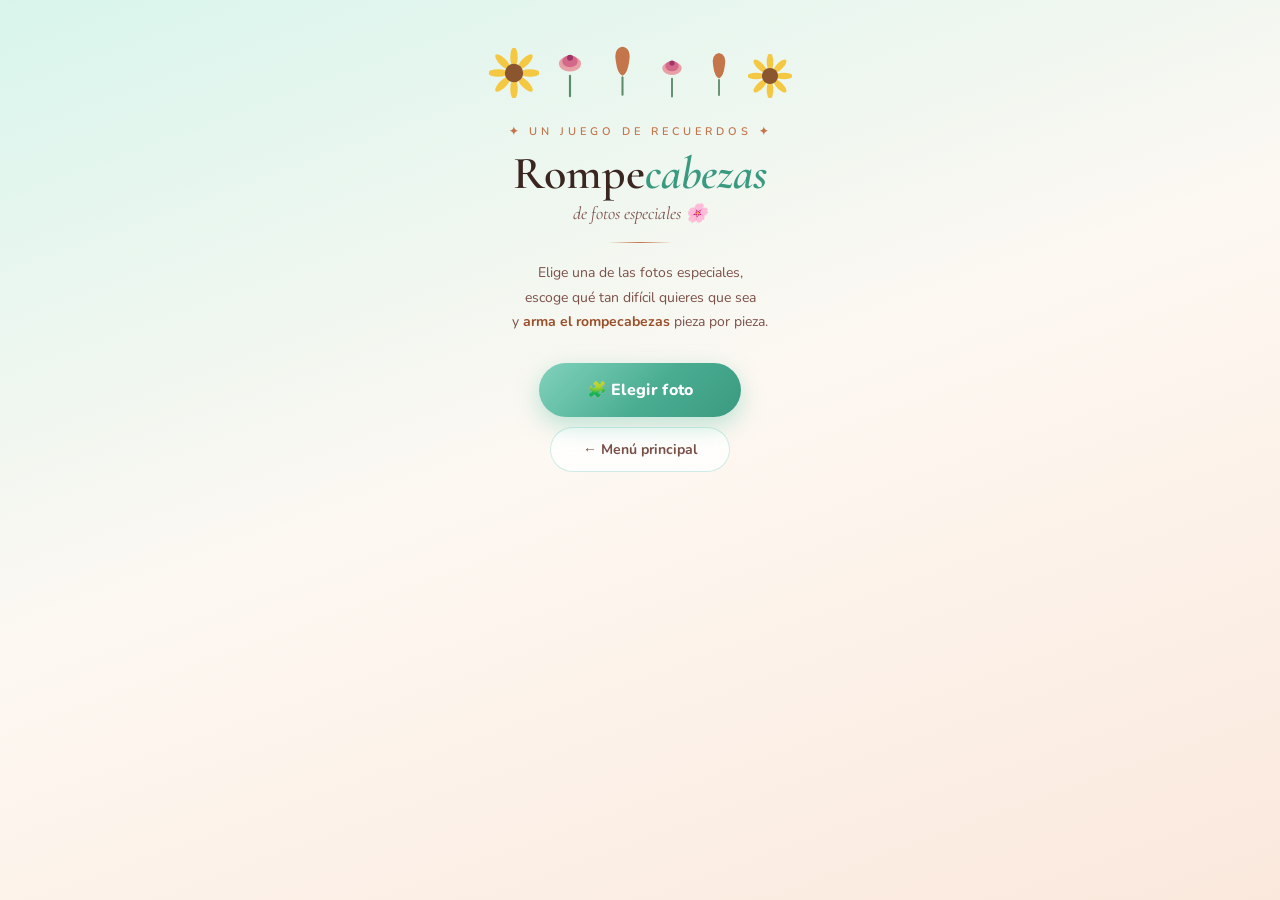
<file: rompecabezas.html>
<!DOCTYPE html>
<html lang="es">
<head>
<meta charset="UTF-8">
<meta name="viewport" content="width=device-width, initial-scale=1.0, maximum-scale=1.0, user-scalable=no">
<title>Rompecabezas ✦ Para Britney</title>
<link rel="preconnect" href="https://fonts.googleapis.com">
<link href="https://fonts.googleapis.com/css2?family=Cormorant+Garamond:ital,wght@0,300;0,400;0,500;0,600;1,300;1,400;1,500&family=Nunito:wght@300;400;600;700;800&display=swap" rel="stylesheet">
<style>
*,*::before,*::after{box-sizing:border-box;margin:0;padding:0;-webkit-tap-highlight-color:transparent}
:root{
  --tf:#5DC4A8;--tf-l:#9DDECA;--tf-d:#3A9A80;--tf-p:#E0F5EF;
  --wh:#FFFDF9;--cr:#FDF6EE;
  --tc:#C4754A;--tc-l:#E8A07A;--tc-p:#FAE8DC;--tc-d:#9A4F2A;
  --gd:#D4AF6A;--gd-l:#EDD89A;
  --tx:#3A2520;--tx-m:#7A5048;--tx-l:#AA8070;
  --sd:0 4px 24px rgba(60,30,20,.12);
  --sd2:0 8px 32px rgba(60,30,20,.15);
  --r:16px;
}
html,body{
  height:100%;overflow:hidden;
  font-family:'Nunito',sans-serif;
  background:var(--cr);color:var(--tx);
  touch-action:none;
  -webkit-font-smoothing:antialiased;
}
#app{height:100%;position:relative;overflow:hidden}

/* ── SCREENS ──────────────────────────────── */
.sc{
  position:absolute;inset:0;
  display:flex;flex-direction:column;
  opacity:0;pointer-events:none;
  transition:opacity .4s ease;
  overflow:hidden;
}
.sc.on{opacity:1;pointer-events:all}

/* ── WELCOME ──────────────────────────────── */
#sw{
  background:linear-gradient(160deg,#D8F5EC 0%,#FDF8F2 48%,#FAE8DC 100%);
  align-items:center;overflow-y:auto;
}
.sw-flowers{width:100%;padding:32px 20px 0;display:flex;justify-content:center}
.sw-content{
  padding:16px 28px 56px;
  display:flex;flex-direction:column;align-items:center;text-align:center;
  width:100%;max-width:420px;
}
.eyebrow{font-size:11px;letter-spacing:4px;text-transform:uppercase;color:var(--tc);font-weight:600;margin-bottom:10px}
.sw-title{
  font-family:'Cormorant Garamond',serif;
  font-size:46px;font-weight:600;line-height:1.05;color:var(--tx);margin-bottom:5px;
}
.sw-title em{color:var(--tf-d);font-style:italic}
.sw-sub{font-family:'Cormorant Garamond',serif;font-size:18px;font-style:italic;color:var(--tx-m);margin-bottom:18px}
.sw-divider{width:64px;height:1px;margin:0 auto 18px;background:linear-gradient(to right,transparent,var(--tc),transparent)}
.sw-desc{
  font-size:14px;line-height:1.75;color:var(--tx-m);max-width:300px;margin-bottom:28px;
}
.sw-desc strong{color:var(--tc-d)}

/* Buttons */
.btn-p{
  background:linear-gradient(135deg,var(--tf),var(--tf-d));
  color:#fff;border:none;border-radius:30px;
  padding:16px 48px;font-family:'Nunito',sans-serif;
  font-size:16px;font-weight:800;letter-spacing:.3px;
  cursor:pointer;overflow:hidden;position:relative;
  box-shadow:0 8px 24px rgba(93,196,168,.4);
  transition:transform .15s;
}
.btn-p::after{content:'';position:absolute;inset:0;background:linear-gradient(135deg,rgba(255,255,255,.22) 0%,transparent 55%)}
.btn-p:active{transform:scale(.97)}
.btn-s{
  background:rgba(255,255,255,.8);color:var(--tx-m);border:1px solid rgba(93,196,168,.3);
  border-radius:30px;padding:12px 32px;
  font-family:'Nunito',sans-serif;font-size:14px;font-weight:700;
  cursor:pointer;transition:all .15s;margin-top:10px;
  display:inline-block;text-decoration:none;text-align:center;
}
.btn-s:active{transform:scale(.97);background:var(--tf-p)}

/* ── PHOTO SELECTION ──────────────────────── */
#sph{background:var(--cr)}
.hdr{
  background:rgba(253,246,238,.96);backdrop-filter:blur(12px);
  padding:10px 18px;border-bottom:1px solid rgba(93,196,168,.18);
  display:flex;align-items:center;gap:12px;flex-shrink:0;
}
.hdr-title{font-family:'Cormorant Garamond',serif;font-size:22px;font-weight:600;color:var(--tx);flex:1}
.btn-back{
  background:rgba(255,255,255,.85);border:1px solid rgba(93,196,168,.25);
  border-radius:50%;width:38px;height:38px;
  font-size:18px;cursor:pointer;color:var(--tx-m);
  display:flex;align-items:center;justify-content:center;flex-shrink:0;
}
.scroll-body{flex:1;overflow-y:auto;padding:16px 14px 48px}

.photo-grid{display:grid;grid-template-columns:repeat(3,1fr);gap:10px}
@media(min-width:480px){.photo-grid{grid-template-columns:repeat(4,1fr)}}

.photo-card{
  border-radius:16px;overflow:hidden;
  border:2px solid transparent;
  cursor:pointer;position:relative;
  transition:transform .15s,border-color .15s;
  box-shadow:var(--sd);
}
.photo-card:active{transform:scale(.96)}
.photo-card img{width:100%;aspect-ratio:1;object-fit:cover;display:block;background:var(--tf-p)}
.photo-card .photo-label{
  position:absolute;bottom:0;left:0;right:0;
  background:linear-gradient(to top,rgba(58,37,32,.72),transparent);
  padding:10px 8px 6px;
  font-size:11px;font-weight:700;color:#fff;text-align:center;
}

.photo-placeholder{
  width:100%;aspect-ratio:1;
  background:linear-gradient(135deg,var(--tf-p),var(--tc-p));
  display:flex;flex-direction:column;align-items:center;justify-content:center;
  gap:6px;
}
.photo-placeholder span{font-size:28px}
.photo-placeholder p{font-size:10px;color:var(--tx-m);text-align:center;padding:0 6px;line-height:1.3}

/* ── DIFFICULTY SELECTION ────────────────── */
#sdif{background:var(--cr)}
.diff-body{flex:1;overflow-y:auto;padding:20px 16px 48px;max-width:420px;margin:0 auto;width:100%}
.diff-preview{
  width:100%;max-width:200px;margin:0 auto 20px;
  border-radius:16px;overflow:hidden;
  border:2px solid rgba(93,196,168,.25);
  box-shadow:var(--sd);
}
.diff-preview img{width:100%;aspect-ratio:1;object-fit:cover;display:block;background:var(--tf-p)}
.diff-preview-ph{
  width:100%;aspect-ratio:1;
  background:linear-gradient(135deg,var(--tf-p),var(--tc-p));
  display:flex;align-items:center;justify-content:center;font-size:40px;
}

.section-ttl{
  font-family:'Cormorant Garamond',serif;
  font-size:20px;font-weight:600;color:var(--tx);
  margin-bottom:12px;text-align:center;
}

.diff-presets{display:grid;grid-template-columns:repeat(2,1fr);gap:10px;margin-bottom:18px}
.diff-preset{
  background:rgba(255,255,255,.85);border:2px solid rgba(93,196,168,.22);
  border-radius:16px;padding:14px 10px;
  font-family:'Nunito',sans-serif;
  cursor:pointer;text-align:center;transition:all .15s;
}
.diff-preset:active{transform:scale(.96)}
.diff-preset.sel{
  background:linear-gradient(135deg,var(--tf-p),var(--tc-p));
  border-color:var(--tf);
}
.diff-preset .dp-grid{font-size:22px;margin-bottom:4px}
.diff-preset .dp-name{font-size:13px;font-weight:800;color:var(--tx)}
.diff-preset .dp-sub{font-size:11px;color:var(--tx-l)}

.custom-row{
  background:rgba(255,255,255,.8);border:1px solid rgba(93,196,168,.2);
  border-radius:16px;padding:16px;margin-bottom:18px;
}
.custom-row-title{font-size:12px;font-weight:700;color:var(--tx-m);margin-bottom:10px;letter-spacing:.3px}
.custom-inputs{display:grid;grid-template-columns:1fr 1fr;gap:10px}
.custom-field label{display:block;font-size:11px;color:var(--tx-l);margin-bottom:4px;font-weight:700;letter-spacing:.3px}
.custom-field input{
  width:100%;border:1.5px solid rgba(93,196,168,.3);border-radius:10px;
  padding:10px 12px;font-family:'Nunito',sans-serif;font-size:16px;font-weight:700;
  color:var(--tx);background:#fff;
  text-align:center;
}
.custom-field input:focus{outline:none;border-color:var(--tf)}

/* ── GAME SCREEN ──────────────────────────── */
#sg{background:var(--cr)}

.game-hdr{
  background:rgba(253,246,238,.96);backdrop-filter:blur(12px);
  padding:8px 14px;border-bottom:1px solid rgba(93,196,168,.18);
  display:flex;align-items:center;gap:10px;flex-shrink:0;
}
.game-hdr-stat{display:flex;flex-direction:column;align-items:center;flex:1}
.game-hdr-lbl{font-size:9px;text-transform:uppercase;letter-spacing:1.5px;color:var(--tx-l)}
.game-hdr-val{
  font-family:'Cormorant Garamond',serif;
  font-size:22px;font-weight:500;color:var(--tf-d);line-height:1;
}
.game-hdr-sep{width:1px;height:36px;background:rgba(93,196,168,.2)}

.puzzle-area{
  flex:1;display:flex;align-items:center;justify-content:center;
  padding:12px;overflow:hidden;
}
.puzzle-grid{
  display:grid;gap:2px;
  width:min(calc(100vw - 24px), calc(100vh - 140px));
  height:min(calc(100vw - 24px), calc(100vh - 140px));
  touch-action:none;
  user-select:none;
}

.piece{
  border-radius:4px;
  background-size:cover;background-position:center;
  cursor:pointer;position:relative;overflow:hidden;
  transition:transform .15s,box-shadow .15s;
  background-color:var(--tf-p);
}
.piece::after{
  content:'';position:absolute;inset:0;
  background:linear-gradient(135deg,rgba(255,255,255,.15) 0%,transparent 55%);
  pointer-events:none;
}
.piece.selected{
  transform:scale(.95);z-index:2;
  box-shadow:0 0 0 3px var(--tc),0 4px 16px rgba(196,117,74,.45);
}
.piece.correct{
  box-shadow:0 0 0 2px var(--tf);
}
.piece.solved-anim{
  animation:piece-land .35s cubic-bezier(.34,1.56,.64,1);
}
@keyframes piece-land{
  0%{transform:scale(.88);opacity:.7}
  100%{transform:scale(1);opacity:1}
}

.game-actions{
  padding:8px 14px 16px;
  display:flex;gap:8px;flex-shrink:0;
}
.btn-g{
  flex:1;padding:10px 6px;border:none;border-radius:12px;
  font-family:'Nunito',sans-serif;font-size:12px;font-weight:800;
  cursor:pointer;transition:all .15s;
}
.btn-g:active{transform:scale(.95)}
.btn-g-sh{background:var(--tc-p);color:var(--tc-d);border:1px solid rgba(196,117,74,.2)}
.btn-g-ex{background:#fff;color:var(--tx-m);border:1px solid rgba(93,196,168,.22)}
.btn-g-ok{background:linear-gradient(135deg,var(--tf),var(--tf-d));color:#fff;box-shadow:0 4px 14px rgba(93,196,168,.35)}

/* Selected piece hint */
.sel-hint{
  padding:5px 14px 0;
  font-size:12px;color:var(--tx-m);text-align:center;
  font-style:italic;font-family:'Cormorant Garamond',serif;
  flex-shrink:0;min-height:22px;
}

/* ── COMPLETION SCREEN ────────────────────── */
#scomp{
  background:linear-gradient(160deg,var(--tf-p) 0%,var(--wh) 40%,var(--tc-p) 100%);
  align-items:center;justify-content:center;
  text-align:center;overflow-y:auto;
  padding:36px 24px 56px;
}
.comp-icon{font-size:64px;margin-bottom:14px;animation:ci-in .6s cubic-bezier(.34,1.56,.64,1)}
@keyframes ci-in{from{transform:scale(0);opacity:0}to{transform:scale(1);opacity:1}}
.comp-title{font-family:'Cormorant Garamond',serif;font-size:34px;font-weight:600;color:var(--tx);margin-bottom:6px}
.comp-sub{font-family:'Cormorant Garamond',serif;font-size:17px;font-style:italic;color:var(--tx-m);margin-bottom:22px}
.comp-stats{
  background:rgba(255,255,255,.72);backdrop-filter:blur(10px);
  border-radius:20px;padding:18px 22px;
  width:100%;max-width:300px;margin-bottom:20px;
  border:1px solid rgba(93,196,168,.2);
}
.comp-row{
  display:flex;justify-content:space-between;align-items:center;
  padding:8px 0;border-bottom:1px solid rgba(93,196,168,.1);
}
.comp-row:last-child{border:none}
.comp-lbl{font-size:13px;color:var(--tx-m)}
.comp-val{font-family:'Cormorant Garamond',serif;font-size:20px;font-weight:500;color:var(--tx)}

.love-note{
  background:linear-gradient(135deg,#FFF8F0,#FFF0F8);
  border:1.5px solid rgba(196,117,74,.2);
  border-radius:18px;padding:18px 22px;
  max-width:300px;margin-bottom:22px;
}
.love-note-ic{font-size:28px;margin-bottom:8px}
.love-note-tx{
  font-family:'Cormorant Garamond',serif;font-size:16px;font-style:italic;
  color:var(--tx-m);line-height:1.65;
}
.comp-acts{display:flex;flex-direction:column;align-items:center;gap:10px;width:100%;max-width:260px}

/* ── SPARKS / CONFETTI ────────────────────── */
#sparks{position:fixed;inset:0;pointer-events:none;z-index:500;overflow:hidden}
.sp{
  position:absolute;border-radius:50%;pointer-events:none;
  animation:sp-b .7s ease-out forwards;
}
@keyframes sp-b{
  0%{transform:translate(0,0) scale(1);opacity:1}
  100%{transform:translate(var(--tx),var(--ty)) scale(0);opacity:0}
}
.confp{
  position:absolute;
  animation:cf-f var(--d) ease-in var(--dl) forwards;
}
@keyframes cf-f{
  0%{transform:translateY(-20px) rotate(0deg);opacity:1}
  100%{transform:translateY(110vh) rotate(720deg);opacity:0}
}

/* ── TOAST ────────────────────────────────── */
#toast{
  position:fixed;bottom:90px;left:50%;transform:translateX(-50%);
  z-index:600;pointer-events:none;
  display:flex;flex-direction:column;align-items:center;gap:8px;
  width:min(300px,90vw);
}
.toast-item{
  background:rgba(255,253,249,.97);backdrop-filter:blur(12px);
  border:1px solid rgba(93,196,168,.3);border-radius:24px;
  padding:10px 18px;text-align:center;box-shadow:var(--sd2);
  animation:ti-in .4s cubic-bezier(.34,1.56,.64,1),ti-out .35s ease 2.8s forwards;
}
.toast-em{font-size:16px;margin-bottom:2px}
.toast-tx{font-family:'Cormorant Garamond',serif;font-size:14px;font-style:italic;color:var(--tx)}
@keyframes ti-in{from{opacity:0;transform:scale(.8) translateY(16px)}to{opacity:1;transform:scale(1) translateY(0)}}
@keyframes ti-out{from{opacity:1}to{opacity:0;transform:scale(.9) translateY(-8px)}}
</style>
</head>
<body>
<div id="app">

<!-- ====== WELCOME ====== -->
<div id="sw" class="sc on">
  <div class="sw-flowers" id="swf"></div>
  <div class="sw-content">
    <p class="eyebrow">✦ Un juego de recuerdos ✦</p>
    <h1 class="sw-title">Rompe<em>cabezas</em></h1>
    <p class="sw-sub">de fotos especiales 🌸</p>
    <div class="sw-divider"></div>
    <p class="sw-desc">
      Elige una de las fotos especiales,<br>
      escoge qué tan difícil quieres que sea<br>
      y <strong>arma el rompecabezas</strong> pieza por pieza.
    </p>
    <button class="btn-p" onclick="showSc('sph')">🧩 Elegir foto</button>
    <a href="index.html" class="btn-s">← Menú principal</a>
  </div>
</div>

<!-- ====== PHOTO SELECTION ====== -->
<div id="sph" class="sc">
  <div class="hdr">
    <button class="btn-back" onclick="showSc('sw')">←</button>
    <span class="hdr-title">🌸 Elige una foto</span>
  </div>
  <div class="scroll-body">
    <div class="photo-grid" id="photo-grid"></div>
  </div>
</div>

<!-- ====== DIFFICULTY SELECTION ====== -->
<div id="sdif" class="sc">
  <div class="hdr">
    <button class="btn-back" onclick="showSc('sph')">←</button>
    <span class="hdr-title">🎯 Dificultad</span>
  </div>
  <div class="diff-body">
    <div class="diff-preview">
      <div id="diff-preview-img" class="diff-preview-ph">🌸</div>
    </div>
    <p class="section-ttl">¿Cuántas piezas?</p>
    <div class="diff-presets" id="diff-presets">
      <div class="diff-preset sel" data-rows="3" data-cols="3" onclick="selectPreset(this)">
        <div class="dp-grid">⬛⬛⬛</div>
        <div class="dp-name">Suave</div>
        <div class="dp-sub">3 × 3 · 9 piezas</div>
      </div>
      <div class="diff-preset" data-rows="4" data-cols="4" onclick="selectPreset(this)">
        <div class="dp-grid">⬛⬛⬛⬛</div>
        <div class="dp-name">Normal</div>
        <div class="dp-sub">4 × 4 · 16 piezas</div>
      </div>
      <div class="diff-preset" data-rows="5" data-cols="5" onclick="selectPreset(this)">
        <div class="dp-grid">⬛⬛⬛⬛⬛</div>
        <div class="dp-name">Difícil</div>
        <div class="dp-sub">5 × 5 · 25 piezas</div>
      </div>
      <div class="diff-preset" data-rows="6" data-cols="6" onclick="selectPreset(this)">
        <div class="dp-grid">🔴🔴🔴🔴🔴🔴</div>
        <div class="dp-name">Experto</div>
        <div class="dp-sub">6 × 6 · 36 piezas</div>
      </div>
    </div>
    <div class="custom-row">
      <div class="custom-row-title">✦ PERSONALIZAR</div>
      <div class="custom-inputs">
        <div class="custom-field">
          <label>FILAS</label>
          <input type="number" id="inp-rows" min="2" max="10" value="3" oninput="customChanged()">
        </div>
        <div class="custom-field">
          <label>COLUMNAS</label>
          <input type="number" id="inp-cols" min="2" max="10" value="3" oninput="customChanged()">
        </div>
      </div>
    </div>
    <button class="btn-p" style="width:100%" onclick="startPuzzle()">🧩 ¡Jugar!</button>
  </div>
</div>

<!-- ====== GAME ====== -->
<div id="sg" class="sc">
  <div class="game-hdr">
    <button class="btn-back" onclick="exitGame()">←</button>
    <div class="game-hdr-stat">
      <span class="game-hdr-lbl">Movimientos</span>
      <span class="game-hdr-val" id="hdr-moves">0</span>
    </div>
    <div class="game-hdr-sep"></div>
    <div class="game-hdr-stat">
      <span class="game-hdr-lbl">Tiempo</span>
      <span class="game-hdr-val" id="hdr-time">00:00</span>
    </div>
    <div class="game-hdr-sep"></div>
    <div class="game-hdr-stat">
      <span class="game-hdr-lbl">Piezas</span>
      <span class="game-hdr-val" id="hdr-pcs">0/0</span>
    </div>
  </div>
  <div class="sel-hint" id="sel-hint">Toca una pieza para seleccionarla</div>
  <div class="puzzle-area">
    <div class="puzzle-grid" id="puzzle-grid"></div>
  </div>
  <div class="game-actions">
    <button class="btn-g btn-g-sh" onclick="shufflePuzzle()">↺ Mezclar</button>
    <button class="btn-g btn-g-ex" onclick="exitGame()">✕ Salir</button>
    <button class="btn-g btn-g-ok" onclick="showSolveHint()">💡 Pista</button>
  </div>
</div>

<!-- ====== COMPLETION ====== -->
<div id="scomp" class="sc">
  <div class="comp-icon">🎉</div>
  <h2 class="comp-title">¡Lo armaste, Britney!</h2>
  <p class="comp-sub" id="comp-sub">Rompecabezas completado</p>
  <div class="comp-stats">
    <div class="comp-row"><span class="comp-lbl">Movimientos</span><span class="comp-val" id="comp-moves">0</span></div>
    <div class="comp-row"><span class="comp-lbl">Tiempo</span><span class="comp-val" id="comp-time">00:00</span></div>
    <div class="comp-row"><span class="comp-lbl">Dificultad</span><span class="comp-val" id="comp-diff">3×3</span></div>
  </div>
  <div class="love-note">
    <div class="love-note-ic">💌</div>
    <p class="love-note-tx" id="comp-msg"></p>
  </div>
  <div class="comp-acts">
    <button class="btn-p" onclick="replayPuzzle()">↺ Otra vez</button>
    <button class="btn-s" onclick="showSc('sph')">🌸 Otra foto</button>
    <a href="index.html" class="btn-s">← Menú principal</a>
  </div>
</div>

</div><!-- #app -->
<div id="sparks"></div>
<div id="toast"></div>

<script>
'use strict';

/* ── FOTOS disponibles en photosab ───────────────────────────
   Lista de todas las fotos de la carpeta photosab/.
   Para agregar más: { path: 'photosab/NOMBRE.jpeg', label: 'Etiqueta' }
   Las fotos que no carguen muestran un marcador decorativo.
   ─────────────────────────────────────────────────────────── */
const PHOTOS = [
  { path: 'photosab/1.jpeg',  label: 'Recuerdo 1'  },
  { path: 'photosab/2.jpeg',  label: 'Recuerdo 2'  },
  { path: 'photosab/3.jpeg',  label: 'Recuerdo 3'  },
  { path: 'photosab/4.jpeg',  label: 'Recuerdo 4'  },
  { path: 'photosab/5.jpeg',  label: 'Recuerdo 5'  },
  { path: 'photosab/6.jpeg',  label: 'Recuerdo 6'  },
  { path: 'photosab/7.jpeg',  label: 'Recuerdo 7'  },
  { path: 'photosab/8.jpeg',  label: 'Recuerdo 8'  },
  { path: 'photosab/9.jpeg',  label: 'Recuerdo 9'  },
  { path: 'photosab/10.jpeg', label: 'Recuerdo 10' },
  { path: 'photosab/11.jpeg', label: 'Recuerdo 11' },
  { path: 'photosab/12.jpeg', label: 'Recuerdo 12' },
  { path: 'photosab/13.jpeg', label: 'Recuerdo 13' },
  { path: 'photosab/14.jpeg', label: 'Recuerdo 14' },
  { path: 'photosab/15.jpeg', label: 'Recuerdo 15' },
  { path: 'photosab/16.jpeg', label: 'Recuerdo 16' },
  // Para agregar más: { path: 'photosab/17.jpeg', label: 'Recuerdo 17' },
];

const LOVE_MSGS = [
  'Pieza por pieza, así te fui conociendo, y cada parte de ti es preciosa.',
  'Como este rompecabezas, todo encaja perfecto contigo, Britney. 💚',
  'Tu paciencia y tu sonrisa son mi parte favorita de todo.',
  'Eres como un cuadro hermoso: cada detalle tuyo tiene su lugar.',
  'Dios te hizo con cuidado, Britney. Y yo puedo verlo en cada cosa que eres.',
  'Completaste el rompecabezas, pero tú ya completaste algo en mi corazón.',
];

/* ── STATE ─────────────────────────────────────────────────── */
let S = {
  photoIdx: 0,
  rows: 3, cols: 3,
  arrangement: [],   // arrangement[gridPos] = pieceId (where pieceId = correct pos)
  selected: -1,
  moves: 0,
  timerVal: 0,
  timerIv: null,
  startTime: null,
  total: 9,
};

/* ── SCREEN MANAGER ─────────────────────────────────────────── */
function showSc(id) {
  document.querySelectorAll('.sc').forEach(s => s.classList.remove('on'));
  document.getElementById(id).classList.add('on');
}

/* ── INIT ───────────────────────────────────────────────────── */
function init() {
  renderFlowers();
  renderPhotoGrid();
}

/* ── FLOWERS (same SVG style as project) ────────────────────── */
function sunflower(sz){
  const p=[0,45,90,135,180,225,270,315].map(d=>`<ellipse cx="30" cy="11" rx="4.5" ry="12" fill="#F4C842" transform="rotate(${d},30,30)"/>`).join('');
  return`<svg width="${sz}" height="${sz}" viewBox="0 0 60 60">${p}<circle cx="30" cy="30" r="11" fill="#8B5530"/></svg>`;
}
function rose(sz){
  const w=Math.round(sz*.7);
  return`<svg width="${w}" height="${sz}" viewBox="0 0 42 70"><line x1="21" y1="44" x2="21" y2="68" stroke="#5A8C6A" stroke-width="2.5" stroke-linecap="round"/><ellipse cx="21" cy="30" rx="13" ry="9" fill="#E8909A" opacity=".85"/><ellipse cx="21" cy="27" rx="9" ry="7" fill="#D4688A"/><circle cx="21" cy="23" r="3.5" fill="#A03565"/></svg>`;
}
function tulip(sz){
  const w=Math.round(sz*.65);
  return`<svg width="${w}" height="${sz}" viewBox="0 0 42 80"><line x1="21" y1="55" x2="21" y2="76" stroke="#5A8C6A" stroke-width="2.5" stroke-linecap="round"/><path d="M13,36 Q10,20 21,18 Q32,20 29,36 Q27,51 21,53 Q15,51 13,36Z" fill="#C4754A"/></svg>`;
}
function renderFlowers(){
  const el=document.getElementById('swf');
  if(!el)return;
  el.innerHTML=`<div style="display:flex;gap:10px;align-items:flex-end;margin-bottom:10px">${[sunflower(50),rose(60),tulip(66),rose(52),tulip(58),sunflower(44)].join('')}</div>`;
}

/* ── PHOTO GRID ─────────────────────────────────────────────── */
function renderPhotoGrid() {
  const grid = document.getElementById('photo-grid');
  grid.innerHTML = '';

  PHOTOS.forEach((ph, i) => {
    const card = document.createElement('div');
    card.className = 'photo-card';
    card.onclick = () => selectPhoto(i);

    const img = new Image();
    img.onload = () => {
      card.innerHTML = '';
      card.appendChild(img);
      const lbl = document.createElement('div');
      lbl.className = 'photo-label';
      lbl.textContent = ph.label;
      card.appendChild(lbl);
    };
    img.onerror = () => {
      card.innerHTML = `<div class="photo-placeholder"><span>🌸</span><p>${ph.label}</p></div>`;
    };
    img.className = '';
    img.style.cssText = 'width:100%;aspect-ratio:1;object-fit:cover;display:block';
    img.alt = ph.label;

    // Placeholder while loading
    card.innerHTML = `<div class="photo-placeholder"><span>⏳</span><p>Cargando...</p></div>`;
    grid.appendChild(card);
    img.src = ph.path;
  });
}

function selectPhoto(idx) {
  S.photoIdx = idx;
  // Update difficulty preview
  const previewEl = document.getElementById('diff-preview-img');
  const img = new Image();
  img.onload = () => {
    previewEl.innerHTML = '';
    img.style.cssText = 'width:100%;aspect-ratio:1;object-fit:cover;display:block';
    previewEl.appendChild(img);
  };
  img.onerror = () => { previewEl.innerHTML = '🌸'; };
  img.src = PHOTOS[idx].path;

  showSc('sdif');
}

/* ── DIFFICULTY SELECTION ─────────────────────────────────────  */
function selectPreset(el) {
  document.querySelectorAll('.diff-preset').forEach(d => d.classList.remove('sel'));
  el.classList.add('sel');
  const rows = parseInt(el.dataset.rows);
  const cols = parseInt(el.dataset.cols);
  document.getElementById('inp-rows').value = rows;
  document.getElementById('inp-cols').value = cols;
}

function customChanged() {
  document.querySelectorAll('.diff-preset').forEach(d => d.classList.remove('sel'));
}

/* ── START PUZZLE ─────────────────────────────────────────────── */
function startPuzzle() {
  const rows = Math.max(2, Math.min(10, parseInt(document.getElementById('inp-rows').value) || 3));
  const cols = Math.max(2, Math.min(10, parseInt(document.getElementById('inp-cols').value) || 3));

  S.rows = rows;
  S.cols = cols;
  S.moves = 0;
  S.selected = -1;
  S.timerVal = 0;
  S.total = rows * cols;
  clearInterval(S.timerIv);

  buildPuzzle();
  showSc('sg');

  // Start timer
  S.timerIv = setInterval(() => {
    S.timerVal++;
    document.getElementById('hdr-time').textContent = fmtTime(S.timerVal);
  }, 1000);
  updateHUD();
  document.getElementById('sel-hint').textContent = 'Toca una pieza para seleccionarla';
}

/* ── BUILD PUZZLE ─────────────────────────────────────────────── */
function buildPuzzle() {
  const grid = document.getElementById('puzzle-grid');
  const { rows, cols } = S;

  // Configure grid CSS
  grid.style.gridTemplateColumns = `repeat(${cols}, 1fr)`;
  grid.style.gridTemplateRows    = `repeat(${rows}, 1fr)`;

  // Shuffled arrangement: arrangement[gridPos] = correctPieceId
  S.arrangement = Array.from({ length: rows * cols }, (_, i) => i);
  shuffleArr(S.arrangement);

  renderPuzzle();
}

function renderPuzzle() {
  const grid = document.getElementById('puzzle-grid');
  grid.innerHTML = '';
  const { rows, cols, arrangement } = S;
  const photoPath = PHOTOS[S.photoIdx].path;

  arrangement.forEach((pieceId, gridPos) => {
    const correctRow = Math.floor(pieceId / cols);
    const correctCol = pieceId % cols;

    const piece = document.createElement('div');
    piece.className = 'piece';
    piece.dataset.gridPos = gridPos;
    piece.dataset.pieceId = pieceId;

    // Position background to show the correct slice of the image
    piece.style.backgroundImage = `url('${photoPath}')`;
    piece.style.backgroundSize  = `${cols * 100}% ${rows * 100}%`;
    const bx = cols > 1 ? (correctCol / (cols - 1)) * 100 : 0;
    const by = rows > 1 ? (correctRow / (rows - 1)) * 100 : 0;
    piece.style.backgroundPosition = `${bx}% ${by}%`;

    // Fallback background color if image fails
    piece.style.backgroundColor = pieceColors[pieceId % pieceColors.length];

    piece.addEventListener('click',  () => tapPiece(gridPos));
    piece.addEventListener('touchend', e => { e.preventDefault(); tapPiece(gridPos); }, { passive: false });

    grid.appendChild(piece);
  });

  updateCorrectCount();
}

const pieceColors = [
  '#E0F5EF','#FAE8DC','#FDF6EE','#EDD89A','#D8F5EC',
  '#F0E8F8','#FFF8E0','#E8F0FF','#FFE8F0','#E8FFE8'
];

/* ── PUZZLE INTERACTION ───────────────────────────────────────── */
function tapPiece(gridPos) {
  if (S.selected === -1) {
    // First tap: select
    S.selected = gridPos;
    highlightPiece(gridPos, true);
    document.getElementById('sel-hint').textContent = '✦ Toca otra pieza para intercambiar';
  } else if (S.selected === gridPos) {
    // Tap same: deselect
    highlightPiece(gridPos, false);
    S.selected = -1;
    document.getElementById('sel-hint').textContent = 'Toca una pieza para seleccionarla';
  } else {
    // Second tap: swap
    swapPieces(S.selected, gridPos);
    highlightPiece(S.selected, false);
    S.selected = -1;
    S.moves++;
    updateHUD();
    document.getElementById('sel-hint').textContent = 'Toca una pieza para seleccionarla';

    // Check completion
    if (isPuzzleSolved()) {
      setTimeout(onComplete, 400);
    }
  }
}

function highlightPiece(gridPos, on) {
  const pieces = document.getElementById('puzzle-grid').children;
  if (pieces[gridPos]) {
    pieces[gridPos].classList.toggle('selected', on);
  }
}

function swapPieces(posA, posB) {
  // Swap in arrangement array
  [S.arrangement[posA], S.arrangement[posB]] = [S.arrangement[posB], S.arrangement[posA]];

  const grid = document.getElementById('puzzle-grid');
  const pieceA = grid.children[posA];
  const pieceB = grid.children[posB];

  // Swap backgrounds
  const tmpImg = pieceA.style.backgroundImage;
  const tmpSz  = pieceA.style.backgroundSize;
  const tmpPos = pieceA.style.backgroundPosition;
  const tmpBg  = pieceA.style.backgroundColor;

  pieceA.style.backgroundImage    = pieceB.style.backgroundImage;
  pieceA.style.backgroundSize     = pieceB.style.backgroundSize;
  pieceA.style.backgroundPosition = pieceB.style.backgroundPosition;
  pieceA.style.backgroundColor    = pieceB.style.backgroundColor;
  pieceA.dataset.pieceId          = pieceB.dataset.pieceId;

  pieceB.style.backgroundImage    = tmpImg;
  pieceB.style.backgroundSize     = tmpSz;
  pieceB.style.backgroundPosition = tmpPos;
  pieceB.style.backgroundColor    = tmpBg;
  pieceB.dataset.pieceId          = String(S.arrangement[posB]);

  // Animate
  [pieceA, pieceB].forEach(p => {
    p.classList.add('solved-anim');
    setTimeout(() => p.classList.remove('solved-anim'), 360);
  });

  updateCorrectCount();
}

function isPuzzleSolved() {
  return S.arrangement.every((pieceId, pos) => pieceId === pos);
}

function updateCorrectCount() {
  const correct = S.arrangement.filter((id, pos) => id === pos).length;
  document.getElementById('hdr-pcs').textContent = `${correct}/${S.total}`;
  // Highlight correct pieces
  const pieces = document.getElementById('puzzle-grid').children;
  S.arrangement.forEach((pieceId, pos) => {
    if (pieces[pos]) pieces[pos].classList.toggle('correct', pieceId === pos);
  });
}

/* ── SHUFFLE ────────────────────────────────────────────────── */
function shuffleArr(arr) {
  for (let i = arr.length - 1; i > 0; i--) {
    const j = Math.floor(Math.random() * (i + 1));
    [arr[i], arr[j]] = [arr[j], arr[i]];
  }
}

function shufflePuzzle() {
  S.selected = -1;
  S.moves = 0;
  shuffleArr(S.arrangement);
  renderPuzzle();
  updateHUD();
  document.getElementById('sel-hint').textContent = 'Toca una pieza para seleccionarla';
  showToast('¡Mezclado! 🌀', '🌸');
}

/* ── HINT ────────────────────────────────────────────────────── */
function showSolveHint() {
  // Find first wrong piece and highlight it briefly
  const wrongPos = S.arrangement.findIndex((id, pos) => id !== pos);
  if (wrongPos < 0) return;
  const pieces = document.getElementById('puzzle-grid').children;
  const el = pieces[wrongPos];
  if (!el) return;
  el.classList.add('selected');
  S.selected = wrongPos;
  document.getElementById('sel-hint').textContent = '💡 Esta pieza está en el lugar equivocado';
  showToast('¡Hay una pista! Toca otra pieza para intercambiar.', '💡');
}

/* ── COMPLETION ──────────────────────────────────────────────── */
function onComplete() {
  clearInterval(S.timerIv);
  celebrate();
  document.getElementById('comp-moves').textContent = S.moves;
  document.getElementById('comp-time').textContent  = fmtTime(S.timerVal);
  document.getElementById('comp-diff').textContent  = `${S.rows} × ${S.cols}`;
  document.getElementById('comp-sub').textContent   = PHOTOS[S.photoIdx].label;
  document.getElementById('comp-msg').textContent   = LOVE_MSGS[Math.floor(Math.random() * LOVE_MSGS.length)];
  showSc('scomp');
}

function replayPuzzle() {
  S.moves = 0;
  S.timerVal = 0;
  clearInterval(S.timerIv);
  S.timerIv = setInterval(() => {
    S.timerVal++;
    document.getElementById('hdr-time').textContent = fmtTime(S.timerVal);
  }, 1000);
  S.arrangement = Array.from({ length: S.rows * S.cols }, (_, i) => i);
  shuffleArr(S.arrangement);
  S.selected = -1;
  renderPuzzle();
  updateHUD();
  showSc('sg');
}

/* ── EXIT ────────────────────────────────────────────────────── */
function exitGame() {
  clearInterval(S.timerIv);
  S.selected = -1;
  showSc('sph');
}

/* ── HUD ────────────────────────────────────────────────────── */
function updateHUD() {
  document.getElementById('hdr-moves').textContent = S.moves;
  document.getElementById('hdr-time').textContent  = fmtTime(S.timerVal);
}

function fmtTime(v) {
  const m = Math.floor(v / 60).toString().padStart(2, '0');
  const s = (v % 60).toString().padStart(2, '0');
  return `${m}:${s}`;
}

/* ── EFFECTS ─────────────────────────────────────────────────── */
const SPARK_COLS = ['#5DC4A8','#E8A070','#D4AF6A','#C897A0','#F4D882'];

function celebrate() {
  const layer = document.getElementById('sparks');
  const cols  = ['#5DC4A8','#E8A070','#D4AF6A','#C897A0','#F4D882','#A8D5C5','#EDD89A'];
  for (let i = 0; i < 80; i++) {
    const d = document.createElement('div');
    d.className = 'confp';
    const sz = 5 + Math.random() * 10;
    Object.assign(d.style, {
      width: sz + 'px', height: sz + 'px',
      left: Math.random() * 100 + 'vw', top: '-20px',
      background: cols[Math.floor(Math.random() * cols.length)],
      borderRadius: Math.random() > .5 ? '50%' : '3px',
      '--d': (1.5 + Math.random() * 2.5) + 's',
      '--dl': (Math.random() * .8) + 's',
    });
    layer.appendChild(d);
    setTimeout(() => d.remove(), 4000);
  }
}

function showToast(tx, em) {
  const wrap = document.getElementById('toast');
  const el   = document.createElement('div');
  el.className = 'toast-item';
  el.innerHTML = `<div class="toast-em">${em}</div><div class="toast-tx">${tx}</div>`;
  wrap.appendChild(el);
  setTimeout(() => el.remove(), 3300);
}

/* ── RUN ────────────────────────────────────────────────────── */
init();
</script>
</body>
</html>
</file>
